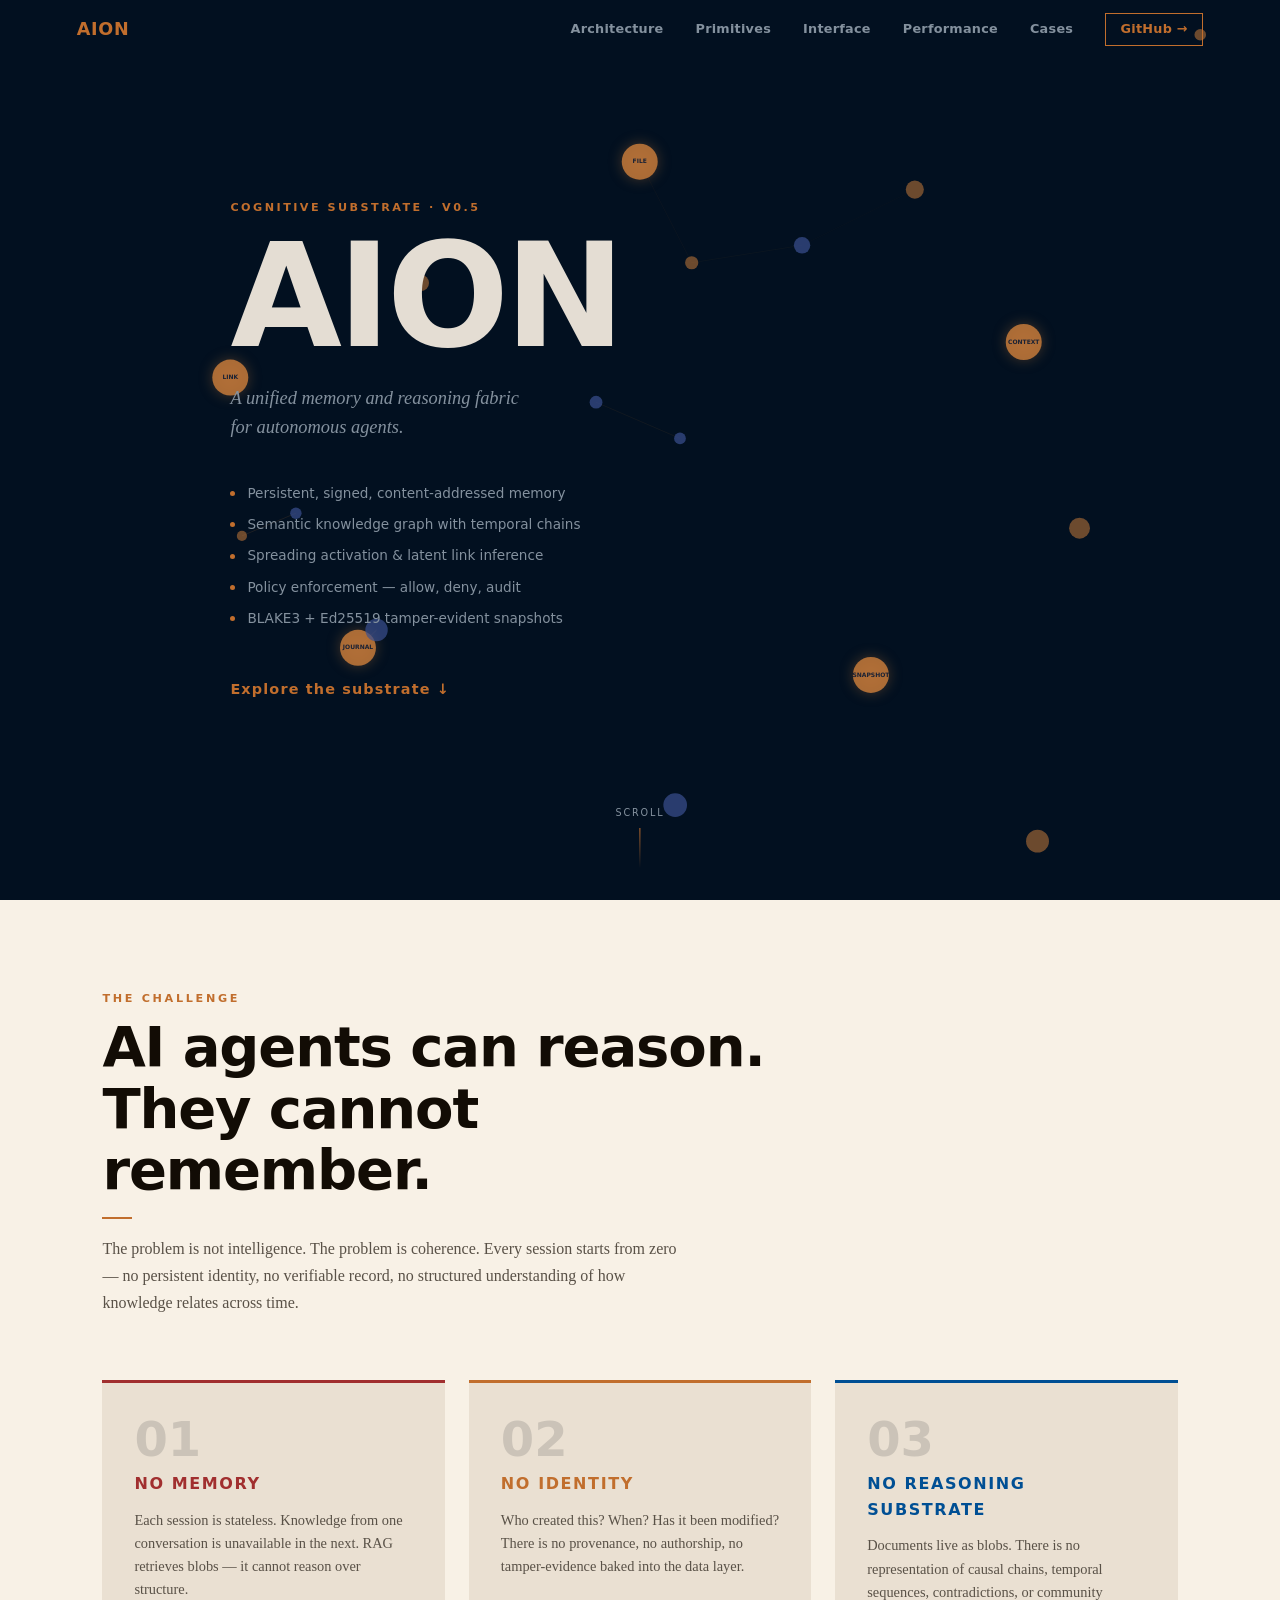
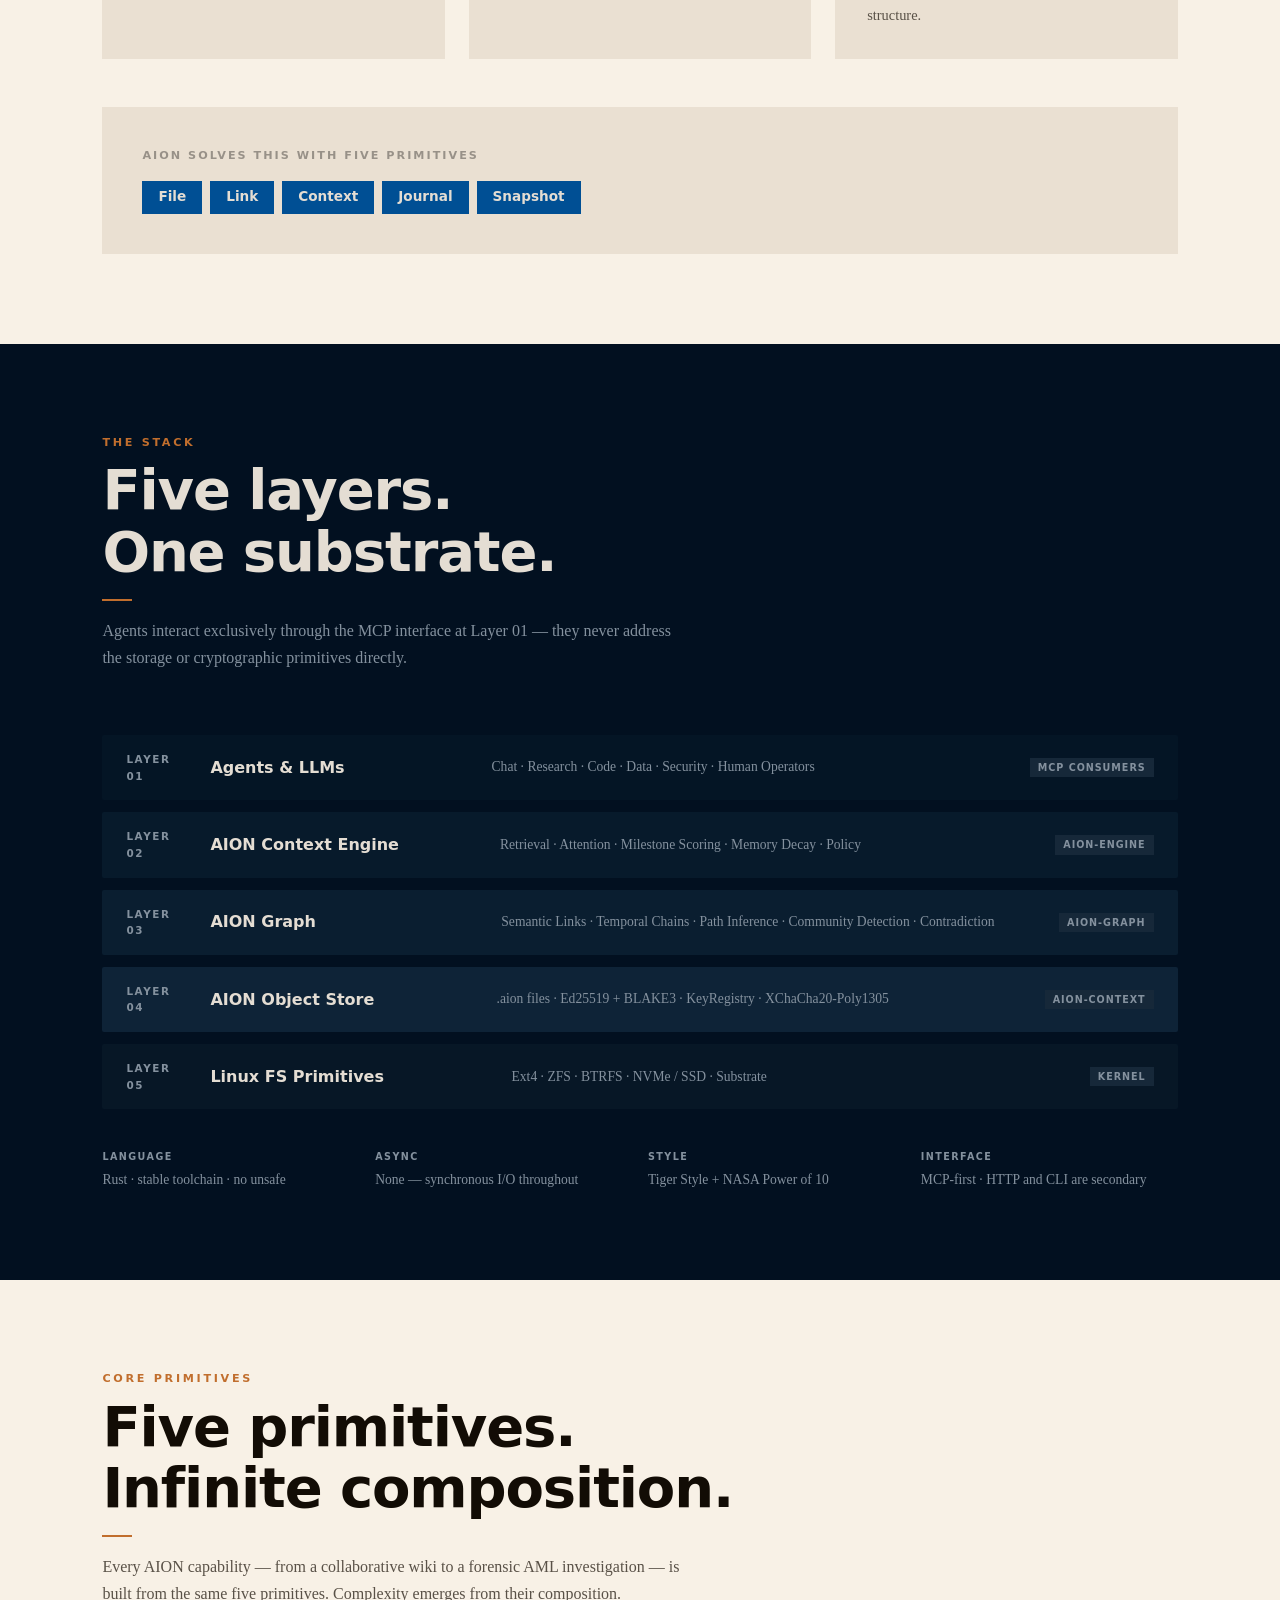
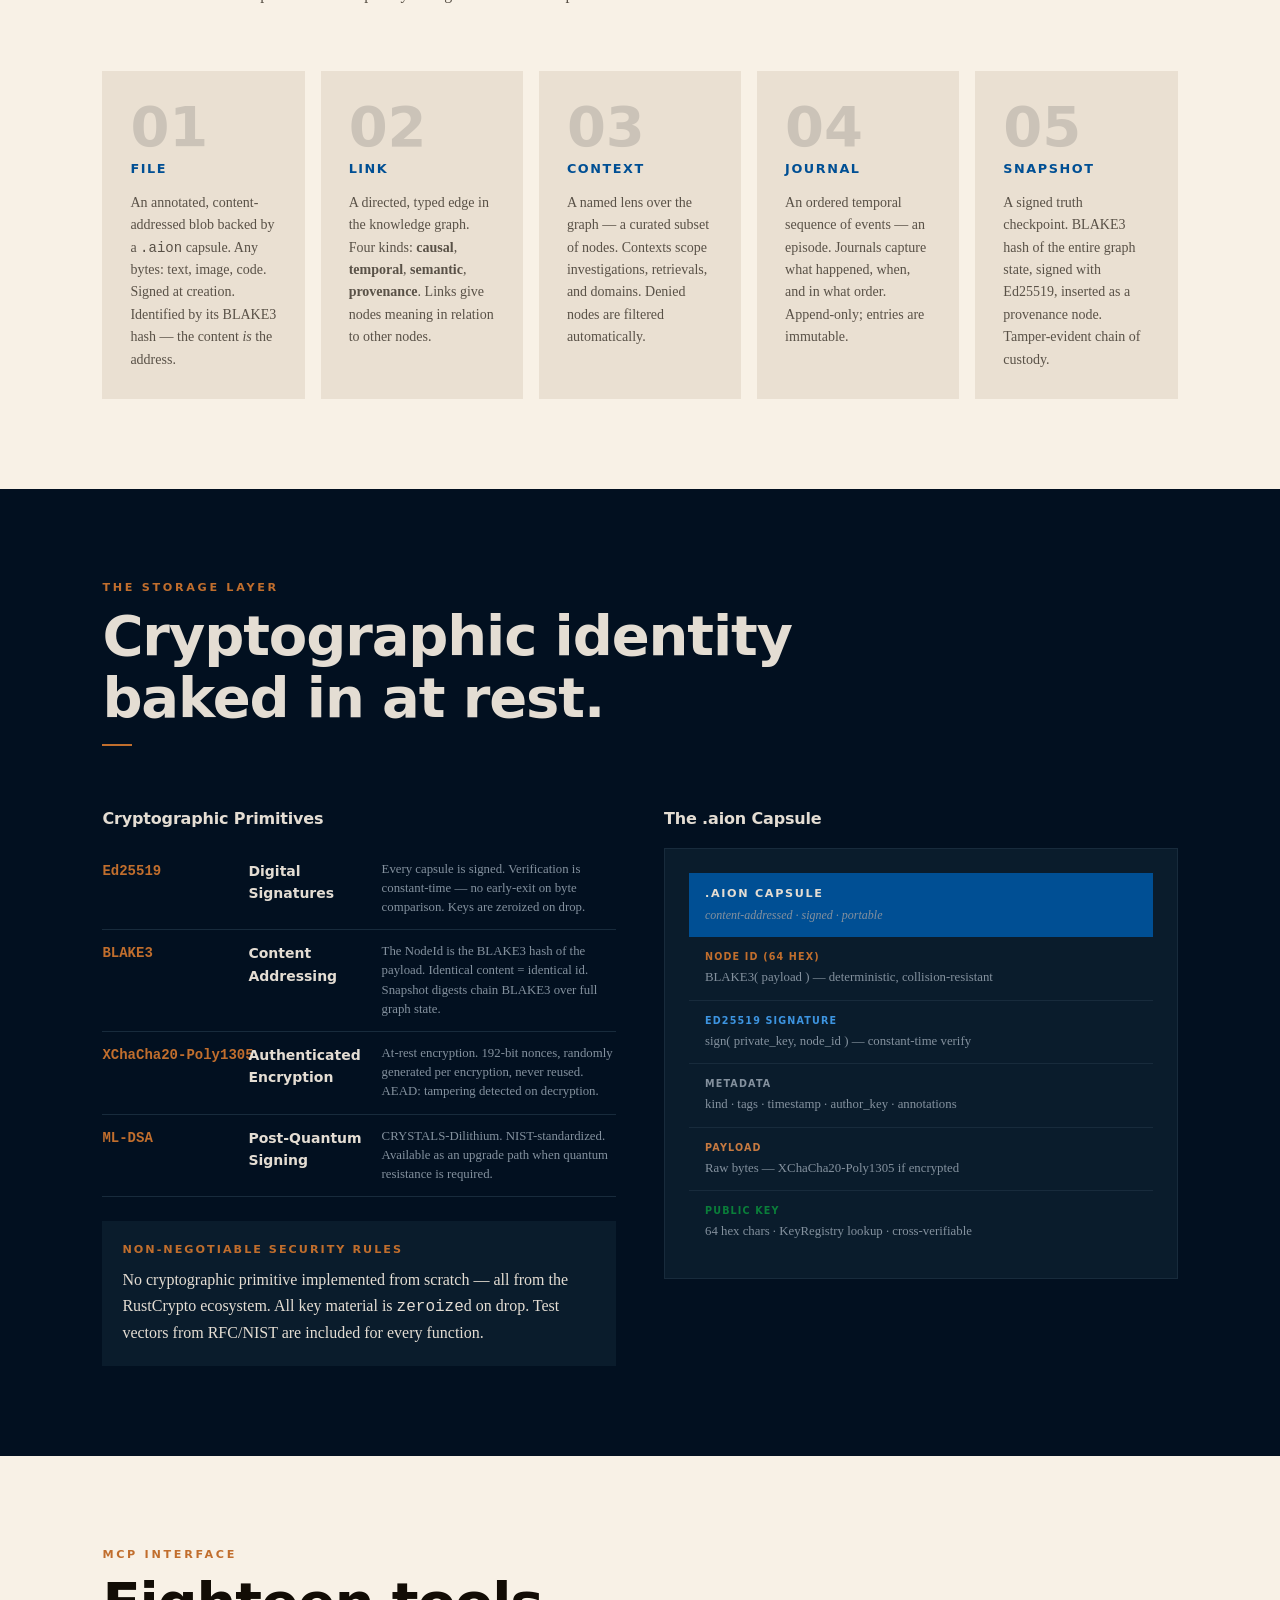
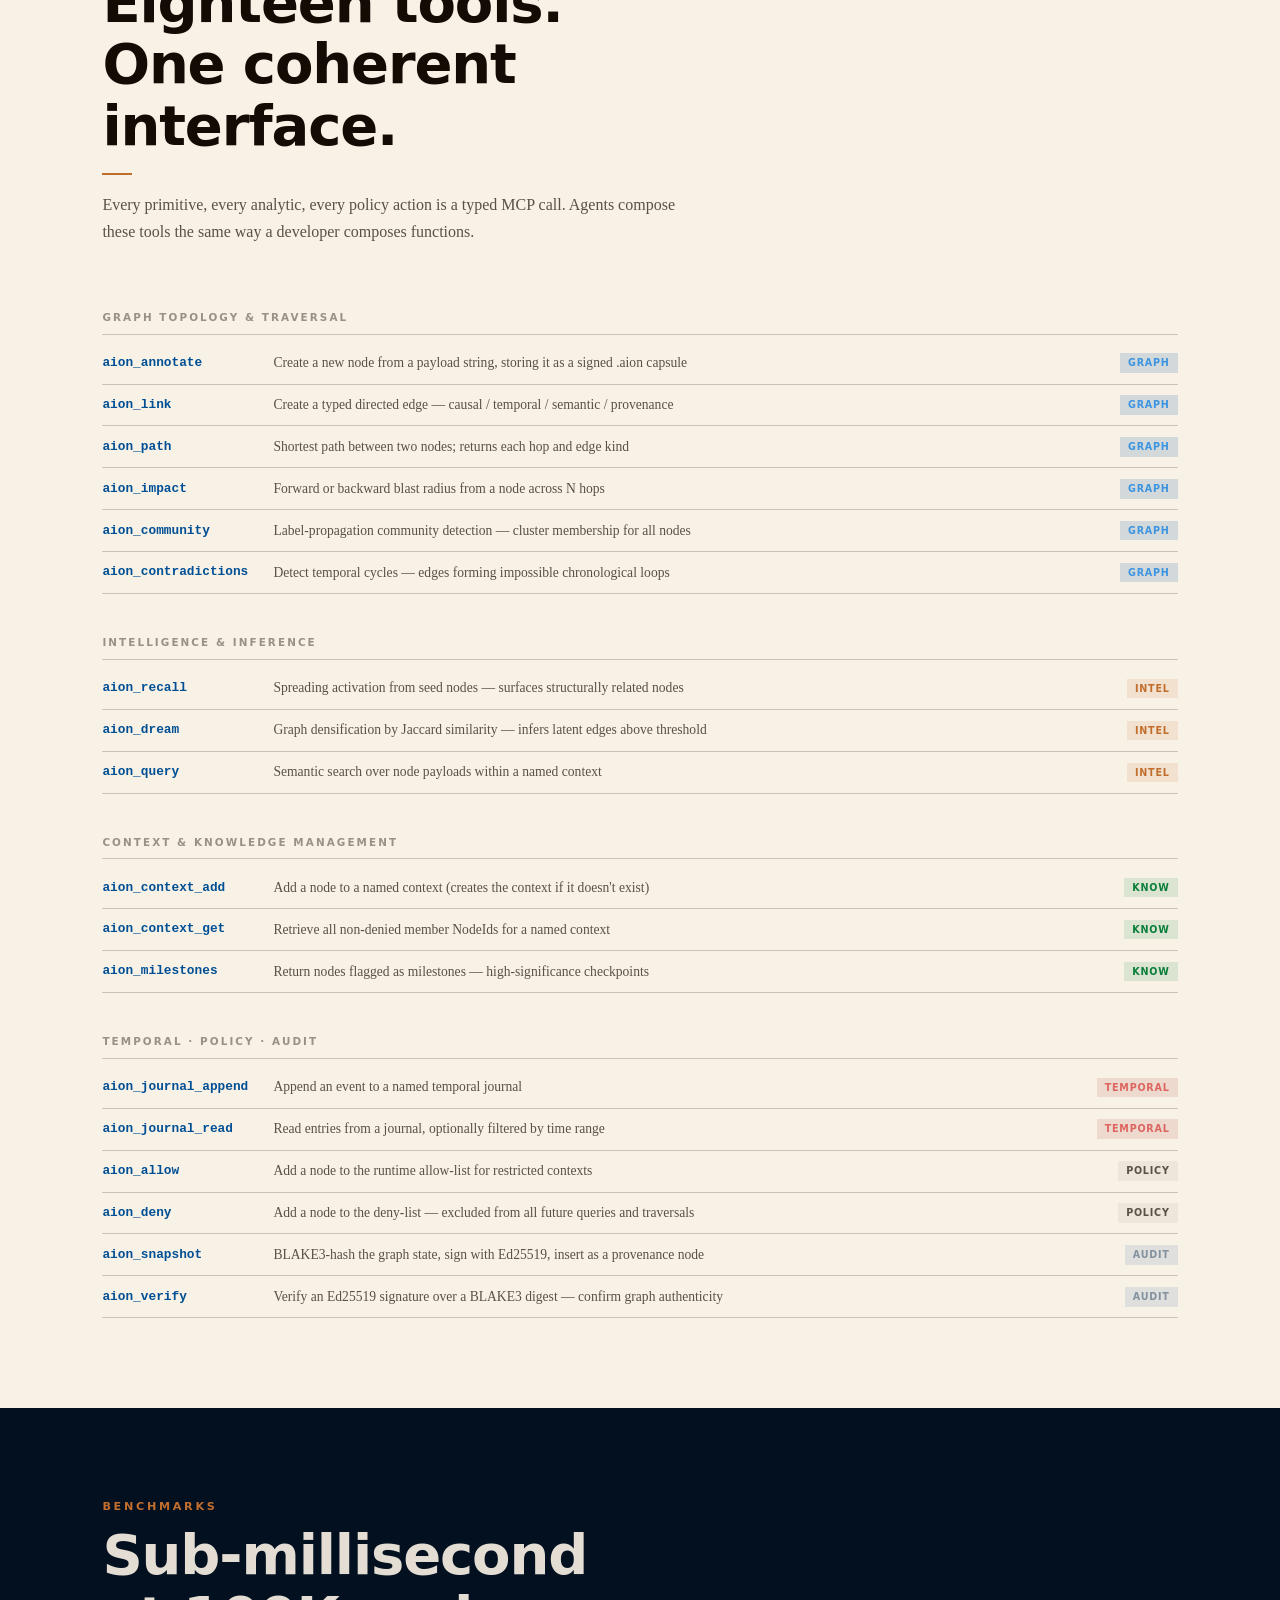
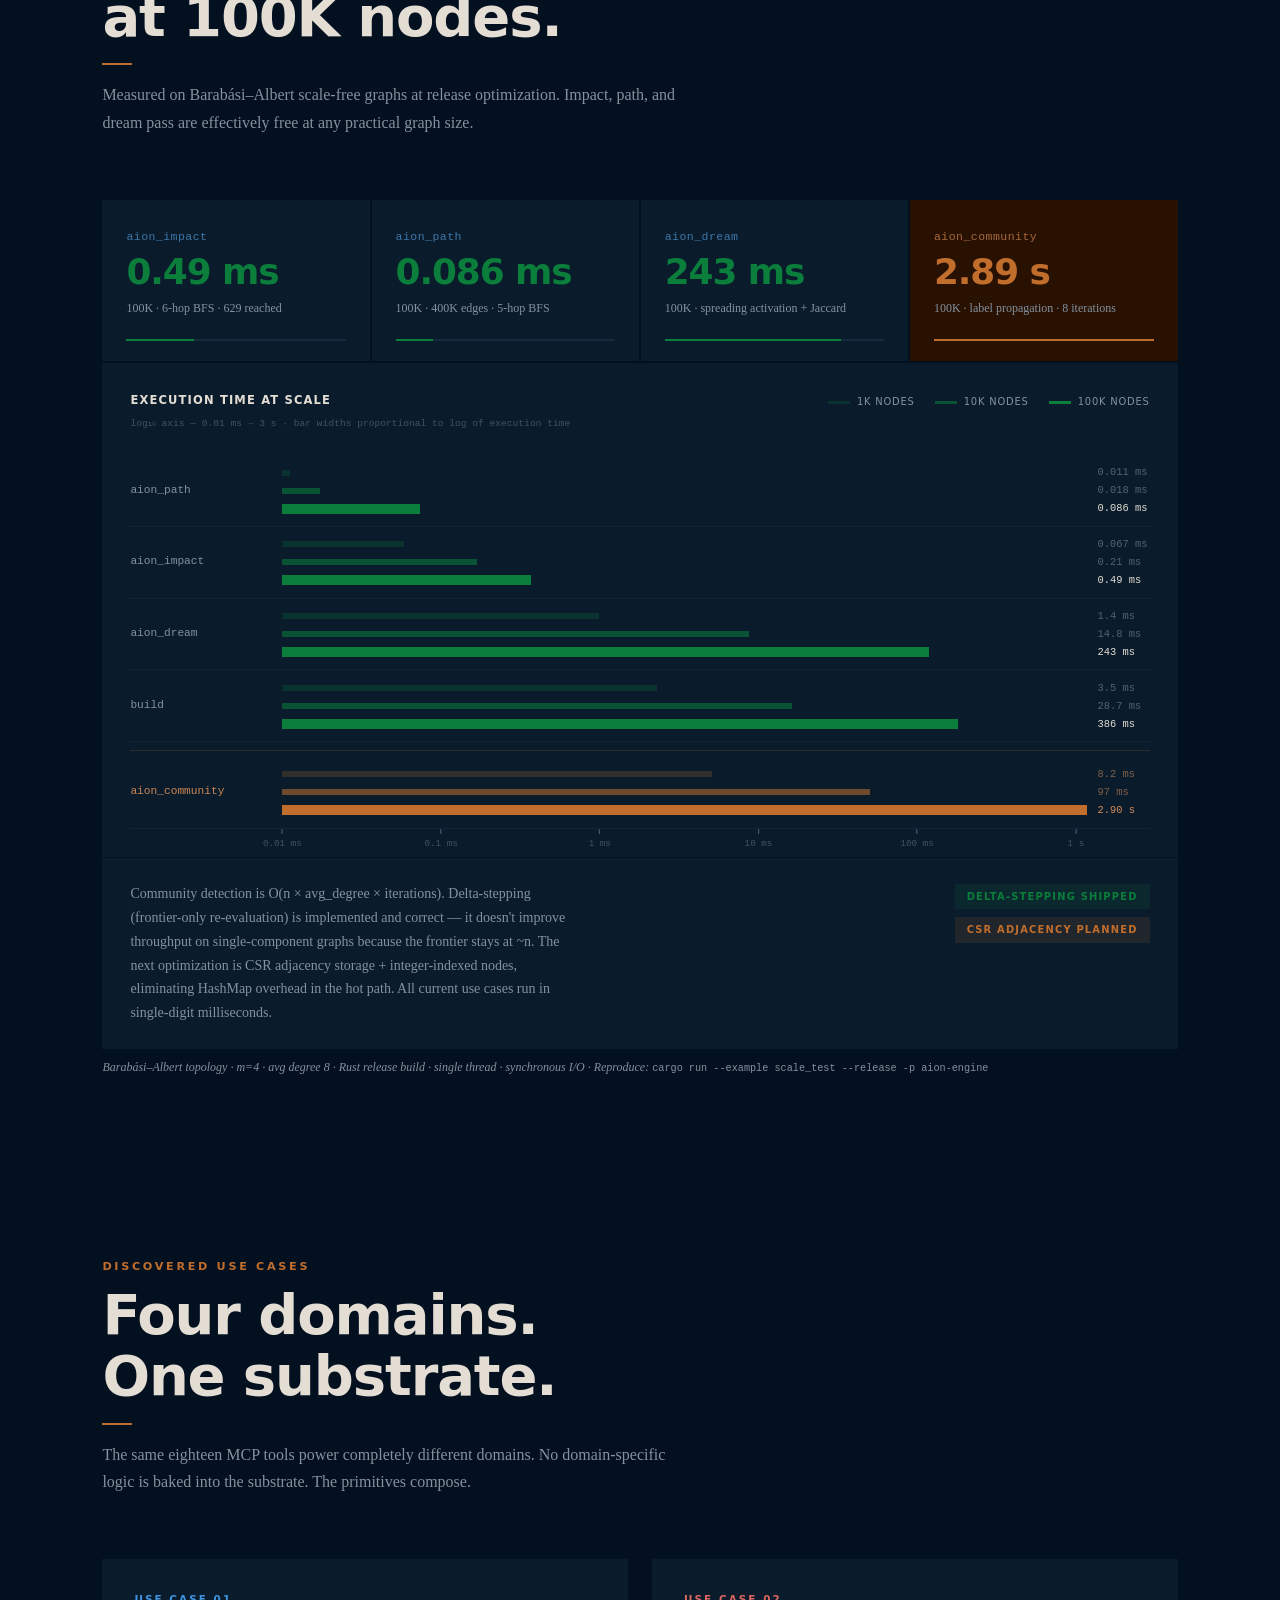
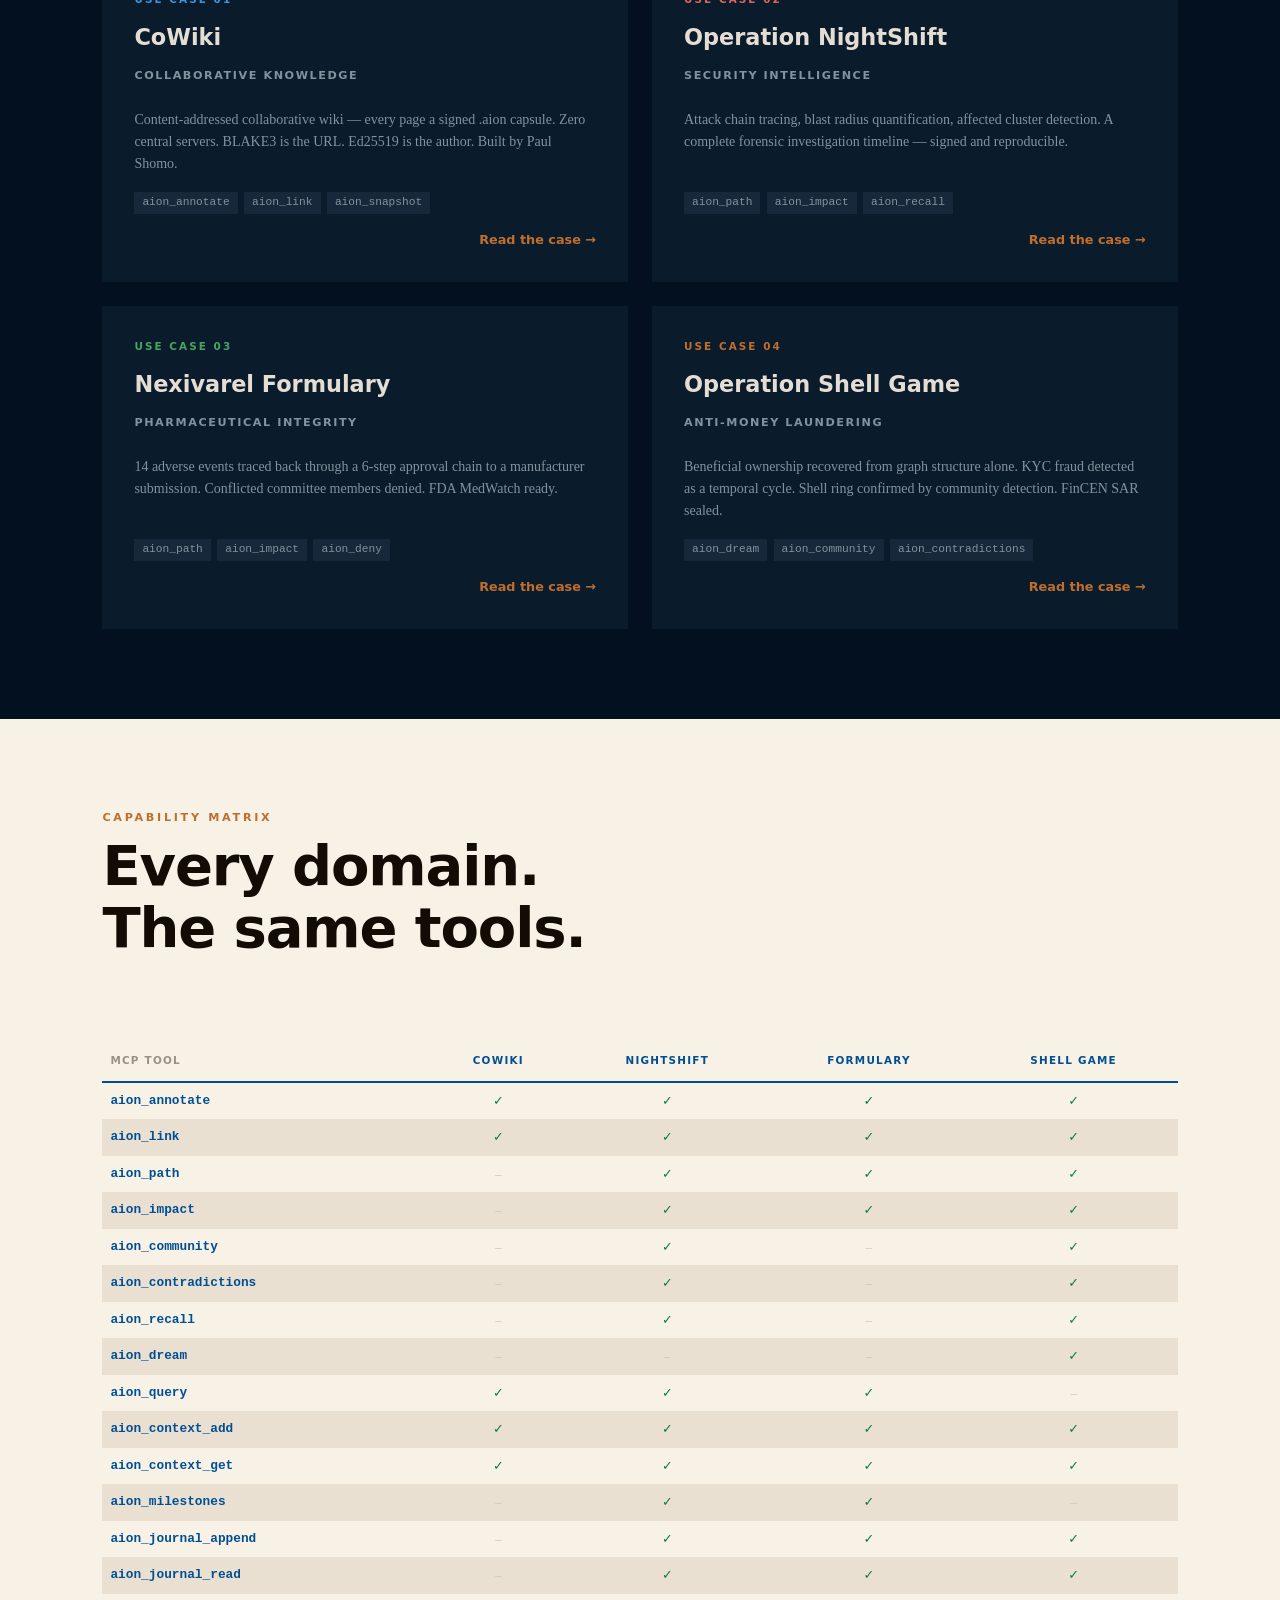
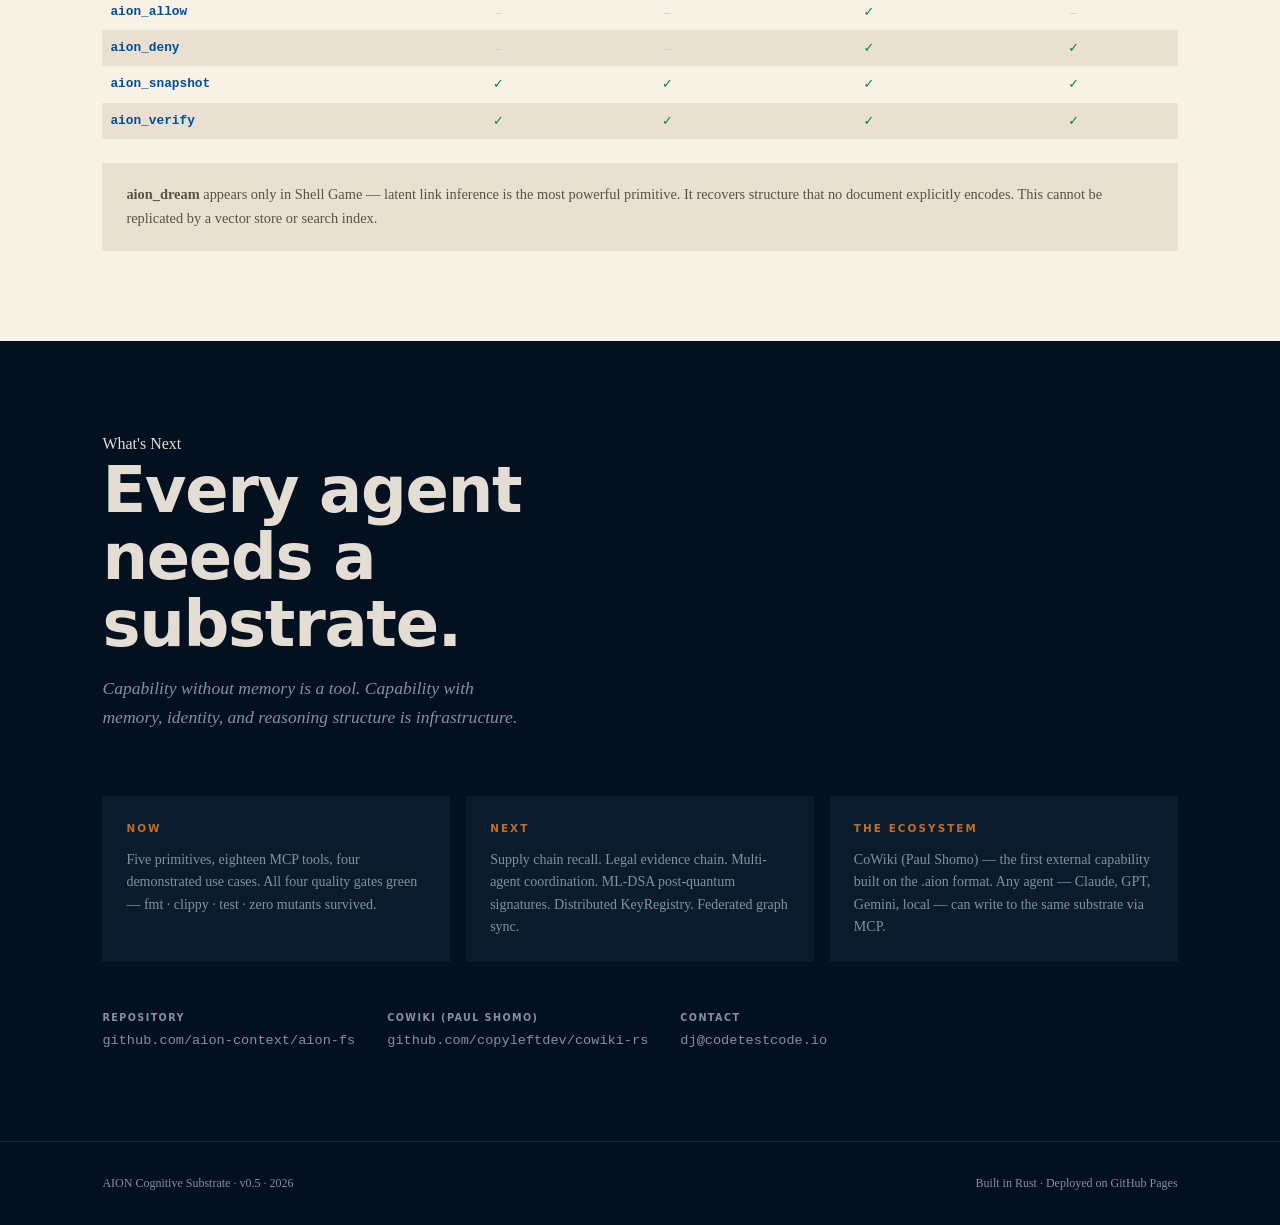
<file: index.html>
<!DOCTYPE html>
<html lang="en">
<head>
  <meta charset="UTF-8">
  <meta name="viewport" content="width=device-width, initial-scale=1.0">
  <meta name="description" content="AION — A unified memory and reasoning fabric for autonomous agents.">
  <title>AION — Cognitive Substrate for Autonomous Agents</title>
  <link rel="stylesheet" href="css/main.css">
</head>
<body>
  <!-- NAV -->
  <nav class="nav">
    <a class="nav-logo" href="#">AION</a>
    <button class="nav-toggle" aria-label="Menu">
      <span></span><span></span><span></span>
    </button>
    <div class="nav-links">
      <a href="#architecture">Architecture</a>
      <a href="#primitives">Primitives</a>
      <a href="#interface">Interface</a>
      <a href="#performance">Performance</a>
      <a href="#cases">Cases</a>
      <a href="https://github.com/aion-context/aion-fs" class="nav-cta" target="_blank" rel="noopener">GitHub →</a>
    </div>
  </nav>

  <!-- HERO -->
  <section id="hero">
    <canvas id="hero-canvas"></canvas>
    <div class="hero-content">
      <span class="hero-eye">Cognitive Substrate · v0.5</span>
      <h1 class="hero-title">AION</h1>
      <p class="hero-tagline">A unified memory and reasoning fabric<br>for autonomous agents.</p>
      <ul class="hero-pills">
        <li class="hero-pill"><span class="pill-dot"></span><span class="pill-text">Persistent, signed, content-addressed memory</span></li>
        <li class="hero-pill"><span class="pill-dot"></span><span class="pill-text">Semantic knowledge graph with temporal chains</span></li>
        <li class="hero-pill"><span class="pill-dot"></span><span class="pill-text">Spreading activation &amp; latent link inference</span></li>
        <li class="hero-pill"><span class="pill-dot"></span><span class="pill-text">Policy enforcement — allow, deny, audit</span></li>
        <li class="hero-pill"><span class="pill-dot"></span><span class="pill-text">BLAKE3 + Ed25519 tamper-evident snapshots</span></li>
      </ul>
      <a class="hero-cta-link" href="#problem">Explore the substrate ↓</a>
    </div>
    <div class="hero-scroll">
      <span>scroll</span>
      <div class="scroll-line"></div>
    </div>
  </section>

  <!-- PROBLEM -->
  <section id="problem">
    <div class="sec-head">
      <p class="eye" data-anim data-delay="0">The Challenge</p>
      <h2 class="sec-title" data-anim data-delay="1">AI agents can reason.<br>They cannot remember.</h2>
      <div class="sec-rule" data-anim data-delay="2"></div>
      <p class="sec-intro" data-anim data-delay="3">The problem is not intelligence. The problem is coherence. Every session starts from zero — no persistent identity, no verifiable record, no structured understanding of how knowledge relates across time.</p>
    </div>
    <div class="problem-cards">
      <div class="problem-card problem-card--memory" data-anim="scale" data-delay="1">
        <div class="card-num">01</div>
        <div class="card-name">No Memory</div>
        <p class="card-body">Each session is stateless. Knowledge from one conversation is unavailable in the next. RAG retrieves blobs — it cannot reason over structure.</p>
      </div>
      <div class="problem-card problem-card--identity" data-anim="scale" data-delay="2">
        <div class="card-num">02</div>
        <div class="card-name">No Identity</div>
        <p class="card-body">Who created this? When? Has it been modified? There is no provenance, no authorship, no tamper-evidence baked into the data layer.</p>
      </div>
      <div class="problem-card problem-card--reasoning" data-anim="scale" data-delay="3">
        <div class="card-num">03</div>
        <div class="card-name">No Reasoning Substrate</div>
        <p class="card-body">Documents live as blobs. There is no representation of causal chains, temporal sequences, contradictions, or community structure.</p>
      </div>
    </div>
    <div class="answer-block" data-anim data-delay="2">
      <p class="answer-label">AION solves this with five primitives</p>
      <div class="answer-pills">
        <span class="answer-pill">File</span>
        <span class="answer-pill">Link</span>
        <span class="answer-pill">Context</span>
        <span class="answer-pill">Journal</span>
        <span class="answer-pill">Snapshot</span>
      </div>
    </div>
  </section>

  <!-- ARCHITECTURE -->
  <section id="architecture" class="dark">
    <div class="sec-head">
      <p class="eye" data-anim>The Stack</p>
      <h2 class="sec-title" data-anim data-delay="1">Five layers.<br>One substrate.</h2>
      <div class="sec-rule" data-anim data-delay="2"></div>
      <p class="sec-intro" data-anim data-delay="3">Agents interact exclusively through the MCP interface at Layer 01 — they never address the storage or cryptographic primitives directly.</p>
    </div>
    <div class="arch-layers">
      <div class="arch-layer l1" data-anim="slide-left" data-delay="1">
        <span class="layer-num">Layer 01</span>
        <span class="layer-name">Agents &amp; LLMs</span>
        <span class="layer-detail">Chat · Research · Code · Data · Security · Human Operators</span>
        <span class="layer-badge">MCP Consumers</span>
      </div>
      <div class="arch-layer l2" data-anim="slide-left" data-delay="2">
        <span class="layer-num">Layer 02</span>
        <span class="layer-name">AION Context Engine</span>
        <span class="layer-detail">Retrieval · Attention · Milestone Scoring · Memory Decay · Policy</span>
        <span class="layer-badge">aion-engine</span>
      </div>
      <div class="arch-layer l3" data-anim="slide-left" data-delay="3">
        <span class="layer-num">Layer 03</span>
        <span class="layer-name">AION Graph</span>
        <span class="layer-detail">Semantic Links · Temporal Chains · Path Inference · Community Detection · Contradiction</span>
        <span class="layer-badge">aion-graph</span>
      </div>
      <div class="arch-layer l4" data-anim="slide-left" data-delay="4">
        <span class="layer-num">Layer 04</span>
        <span class="layer-name">AION Object Store</span>
        <span class="layer-detail">.aion files · Ed25519 + BLAKE3 · KeyRegistry · XChaCha20-Poly1305</span>
        <span class="layer-badge">aion-context</span>
      </div>
      <div class="arch-layer l5" data-anim="slide-left" data-delay="5">
        <span class="layer-num">Layer 05</span>
        <span class="layer-name">Linux FS Primitives</span>
        <span class="layer-detail">Ext4 · ZFS · BTRFS · NVMe / SSD · Substrate</span>
        <span class="layer-badge">kernel</span>
      </div>
    </div>
    <div class="arch-footer" data-anim data-delay="3">
      <div class="arch-mandate"><span class="mandate-label">Language</span><span class="mandate-val">Rust · stable toolchain · no unsafe</span></div>
      <div class="arch-mandate"><span class="mandate-label">Async</span><span class="mandate-val">None — synchronous I/O throughout</span></div>
      <div class="arch-mandate"><span class="mandate-label">Style</span><span class="mandate-val">Tiger Style + NASA Power of 10</span></div>
      <div class="arch-mandate"><span class="mandate-label">Interface</span><span class="mandate-val">MCP-first · HTTP and CLI are secondary</span></div>
    </div>
  </section>

  <!-- PRIMITIVES -->
  <section id="primitives">
    <div class="sec-head">
      <p class="eye" data-anim>Core Primitives</p>
      <h2 class="sec-title" data-anim data-delay="1">Five primitives.<br>Infinite composition.</h2>
      <div class="sec-rule" data-anim data-delay="2"></div>
      <p class="sec-intro" data-anim data-delay="3">Every AION capability — from a collaborative wiki to a forensic AML investigation — is built from the same five primitives. Complexity emerges from their composition.</p>
    </div>
    <div class="prim-grid">
      <div class="prim-card" data-anim="scale" data-delay="1">
        <div class="prim-n">01</div>
        <div class="prim-name">File</div>
        <p class="prim-def">An annotated, content-addressed blob backed by a <code>.aion</code> capsule. Any bytes: text, image, code. Signed at creation. Identified by its BLAKE3 hash — the content <em>is</em> the address.</p>
      </div>
      <div class="prim-card" data-anim="scale" data-delay="2">
        <div class="prim-n">02</div>
        <div class="prim-name">Link</div>
        <p class="prim-def">A directed, typed edge in the knowledge graph. Four kinds: <strong>causal</strong>, <strong>temporal</strong>, <strong>semantic</strong>, <strong>provenance</strong>. Links give nodes meaning in relation to other nodes.</p>
      </div>
      <div class="prim-card" data-anim="scale" data-delay="3">
        <div class="prim-n">03</div>
        <div class="prim-name">Context</div>
        <p class="prim-def">A named lens over the graph — a curated subset of nodes. Contexts scope investigations, retrievals, and domains. Denied nodes are filtered automatically.</p>
      </div>
      <div class="prim-card" data-anim="scale" data-delay="4">
        <div class="prim-n">04</div>
        <div class="prim-name">Journal</div>
        <p class="prim-def">An ordered temporal sequence of events — an episode. Journals capture what happened, when, and in what order. Append-only; entries are immutable.</p>
      </div>
      <div class="prim-card" data-anim="scale" data-delay="5">
        <div class="prim-n">05</div>
        <div class="prim-name">Snapshot</div>
        <p class="prim-def">A signed truth checkpoint. BLAKE3 hash of the entire graph state, signed with Ed25519, inserted as a provenance node. Tamper-evident chain of custody.</p>
      </div>
    </div>
  </section>

  <!-- FORMAT -->
  <section id="format" class="dark">
    <div class="sec-head">
      <p class="eye" data-anim>The Storage Layer</p>
      <h2 class="sec-title" data-anim data-delay="1">Cryptographic identity<br>baked in at rest.</h2>
      <div class="sec-rule" data-anim data-delay="2"></div>
    </div>
    <div class="format-grid">
      <div class="crypto-side" data-anim data-delay="1">
        <h3 class="subsec-title">Cryptographic Primitives</h3>
        <div class="crypto-rows">
          <div class="crypto-row">
            <span class="crypto-algo">Ed25519</span>
            <span class="crypto-role">Digital Signatures</span>
            <span class="crypto-why">Every capsule is signed. Verification is constant-time — no early-exit on byte comparison. Keys are zeroized on drop.</span>
          </div>
          <div class="crypto-row">
            <span class="crypto-algo">BLAKE3</span>
            <span class="crypto-role">Content Addressing</span>
            <span class="crypto-why">The NodeId is the BLAKE3 hash of the payload. Identical content = identical id. Snapshot digests chain BLAKE3 over full graph state.</span>
          </div>
          <div class="crypto-row">
            <span class="crypto-algo">XChaCha20‑Poly1305</span>
            <span class="crypto-role">Authenticated Encryption</span>
            <span class="crypto-why">At-rest encryption. 192-bit nonces, randomly generated per encryption, never reused. AEAD: tampering detected on decryption.</span>
          </div>
          <div class="crypto-row">
            <span class="crypto-algo">ML-DSA</span>
            <span class="crypto-role">Post-Quantum Signing</span>
            <span class="crypto-why">CRYSTALS-Dilithium. NIST-standardized. Available as an upgrade path when quantum resistance is required.</span>
          </div>
        </div>
        <div class="crypto-rules" data-anim data-delay="3">
          <p class="rules-head">Non-negotiable security rules</p>
          <p>No cryptographic primitive implemented from scratch — all from the RustCrypto ecosystem. All key material is <code>zeroize</code>d on drop. Test vectors from RFC/NIST are included for every function.</p>
        </div>
      </div>
      <div class="capsule-side" data-anim data-delay="2">
        <h3 class="subsec-title">The .aion Capsule</h3>
        <div class="capsule">
          <div class="cap-header">
            <span class="cap-name">.aion CAPSULE</span>
            <span class="cap-sub">content-addressed · signed · portable</span>
          </div>
          <div class="cap-field cf-id"><span class="cf-label">NODE ID (64 hex)</span><span class="cf-desc">BLAKE3( payload ) — deterministic, collision-resistant</span></div>
          <div class="cap-field cf-sig"><span class="cf-label">ED25519 SIGNATURE</span><span class="cf-desc">sign( private_key, node_id ) — constant-time verify</span></div>
          <div class="cap-field cf-meta"><span class="cf-label">METADATA</span><span class="cf-desc">kind · tags · timestamp · author_key · annotations</span></div>
          <div class="cap-field cf-pay"><span class="cf-label">PAYLOAD</span><span class="cf-desc">Raw bytes — XChaCha20-Poly1305 if encrypted</span></div>
          <div class="cap-field cf-pub"><span class="cf-label">PUBLIC KEY</span><span class="cf-desc">64 hex chars · KeyRegistry lookup · cross-verifiable</span></div>
        </div>
      </div>
    </div>
  </section>

  <!-- INTERFACE -->
  <section id="interface">
    <div class="sec-head">
      <p class="eye" data-anim>MCP Interface</p>
      <h2 class="sec-title" data-anim data-delay="1">Eighteen tools.<br>One coherent interface.</h2>
      <div class="sec-rule" data-anim data-delay="2"></div>
      <p class="sec-intro" data-anim data-delay="3">Every primitive, every analytic, every policy action is a typed MCP call. Agents compose these tools the same way a developer composes functions.</p>
    </div>
    <div class="tool-cats">
      <div data-anim data-delay="1">
        <div class="cat-head">Graph Topology &amp; Traversal</div>
        <div class="tool-row"><span class="tool-name">aion_annotate</span><span class="tool-desc">Create a new node from a payload string, storing it as a signed .aion capsule</span><span class="tool-tag tt-graph">Graph</span></div>
        <div class="tool-row"><span class="tool-name">aion_link</span><span class="tool-desc">Create a typed directed edge — causal / temporal / semantic / provenance</span><span class="tool-tag tt-graph">Graph</span></div>
        <div class="tool-row"><span class="tool-name">aion_path</span><span class="tool-desc">Shortest path between two nodes; returns each hop and edge kind</span><span class="tool-tag tt-graph">Graph</span></div>
        <div class="tool-row"><span class="tool-name">aion_impact</span><span class="tool-desc">Forward or backward blast radius from a node across N hops</span><span class="tool-tag tt-graph">Graph</span></div>
        <div class="tool-row"><span class="tool-name">aion_community</span><span class="tool-desc">Label-propagation community detection — cluster membership for all nodes</span><span class="tool-tag tt-graph">Graph</span></div>
        <div class="tool-row"><span class="tool-name">aion_contradictions</span><span class="tool-desc">Detect temporal cycles — edges forming impossible chronological loops</span><span class="tool-tag tt-graph">Graph</span></div>
      </div>
      <div data-anim data-delay="2">
        <div class="cat-head">Intelligence &amp; Inference</div>
        <div class="tool-row"><span class="tool-name">aion_recall</span><span class="tool-desc">Spreading activation from seed nodes — surfaces structurally related nodes</span><span class="tool-tag tt-intel">Intel</span></div>
        <div class="tool-row"><span class="tool-name">aion_dream</span><span class="tool-desc">Graph densification by Jaccard similarity — infers latent edges above threshold</span><span class="tool-tag tt-intel">Intel</span></div>
        <div class="tool-row"><span class="tool-name">aion_query</span><span class="tool-desc">Semantic search over node payloads within a named context</span><span class="tool-tag tt-intel">Intel</span></div>
      </div>
      <div data-anim data-delay="3">
        <div class="cat-head">Context &amp; Knowledge Management</div>
        <div class="tool-row"><span class="tool-name">aion_context_add</span><span class="tool-desc">Add a node to a named context (creates the context if it doesn't exist)</span><span class="tool-tag tt-know">Know</span></div>
        <div class="tool-row"><span class="tool-name">aion_context_get</span><span class="tool-desc">Retrieve all non-denied member NodeIds for a named context</span><span class="tool-tag tt-know">Know</span></div>
        <div class="tool-row"><span class="tool-name">aion_milestones</span><span class="tool-desc">Return nodes flagged as milestones — high-significance checkpoints</span><span class="tool-tag tt-know">Know</span></div>
      </div>
      <div data-anim data-delay="4">
        <div class="cat-head">Temporal · Policy · Audit</div>
        <div class="tool-row"><span class="tool-name">aion_journal_append</span><span class="tool-desc">Append an event to a named temporal journal</span><span class="tool-tag tt-time">Temporal</span></div>
        <div class="tool-row"><span class="tool-name">aion_journal_read</span><span class="tool-desc">Read entries from a journal, optionally filtered by time range</span><span class="tool-tag tt-time">Temporal</span></div>
        <div class="tool-row"><span class="tool-name">aion_allow</span><span class="tool-desc">Add a node to the runtime allow-list for restricted contexts</span><span class="tool-tag tt-pol">Policy</span></div>
        <div class="tool-row"><span class="tool-name">aion_deny</span><span class="tool-desc">Add a node to the deny-list — excluded from all future queries and traversals</span><span class="tool-tag tt-pol">Policy</span></div>
        <div class="tool-row"><span class="tool-name">aion_snapshot</span><span class="tool-desc">BLAKE3-hash the graph state, sign with Ed25519, insert as a provenance node</span><span class="tool-tag tt-audit">Audit</span></div>
        <div class="tool-row"><span class="tool-name">aion_verify</span><span class="tool-desc">Verify an Ed25519 signature over a BLAKE3 digest — confirm graph authenticity</span><span class="tool-tag tt-audit">Audit</span></div>
      </div>
    </div>
  </section>

  <!-- PERFORMANCE -->
  <section id="performance" class="dark">
    <div class="sec-head">
      <p class="eye" data-anim>Benchmarks</p>
      <h2 class="sec-title" data-anim data-delay="1">Sub-millisecond<br>at 100K nodes.</h2>
      <div class="sec-rule" data-anim data-delay="2"></div>
      <p class="sec-intro" data-anim data-delay="3">Measured on Barabási–Albert scale-free graphs at release optimization. Impact, path, and dream pass are effectively free at any practical graph size.</p>
    </div>

    <!-- 4 headline metric tiles with count-up + relative scale bar -->
    <div class="perf-metrics" data-anim data-delay="1">
      <div class="perf-metric">
        <span class="pm-algo">aion_impact</span>
        <span class="pm-num pm-green" data-perf="0.49" data-perf-decimals="2" data-perf-suffix=" ms">0.49 ms</span>
        <span class="pm-ctx">100K · 6-hop BFS · 629 reached</span>
        <div class="pm-track"><div class="pm-fill pm-fill-green" style="--target-w: 30.9%"></div></div>
      </div>
      <div class="perf-metric">
        <span class="pm-algo">aion_path</span>
        <span class="pm-num pm-green" data-perf="0.086" data-perf-decimals="3" data-perf-suffix=" ms">0.086 ms</span>
        <span class="pm-ctx">100K · 400K edges · 5-hop BFS</span>
        <div class="pm-track"><div class="pm-fill pm-fill-green" style="--target-w: 17.1%"></div></div>
      </div>
      <div class="perf-metric">
        <span class="pm-algo">aion_dream</span>
        <span class="pm-num pm-green" data-perf="243" data-perf-decimals="0" data-perf-suffix=" ms">243 ms</span>
        <span class="pm-ctx">100K · spreading activation + Jaccard</span>
        <div class="pm-track"><div class="pm-fill pm-fill-green" style="--target-w: 80.3%"></div></div>
      </div>
      <div class="perf-metric perf-metric-warn">
        <span class="pm-algo pm-algo-warn">aion_community</span>
        <span class="pm-num pm-copper" data-perf="2.90" data-perf-decimals="2" data-perf-suffix=" s">2.90 s</span>
        <span class="pm-ctx">100K · label propagation · 8 iterations</span>
        <div class="pm-track"><div class="pm-fill pm-fill-copper" style="--target-w: 100%"></div></div>
      </div>
    </div>

    <!-- Animated log-scale bar chart -->
    <div class="perf-chart" id="perf-chart" data-anim data-delay="2">
      <div class="perf-chart-header">
        <span class="perf-chart-title">Execution time at scale</span>
        <div class="perf-chart-legend">
          <span class="pcl-item"><span class="pcl-swatch pcl-swatch-1k"></span>1K nodes</span>
          <span class="pcl-item"><span class="pcl-swatch pcl-swatch-10k"></span>10K nodes</span>
          <span class="pcl-item"><span class="pcl-swatch pcl-swatch-100k-green"></span>100K nodes</span>
        </div>
      </div>
      <div class="perf-chart-scale-note">log₁₀ axis — 0.01 ms → 3 s · bar widths proportional to log of execution time</div>

      <div class="perf-chart-body">
        <!-- aion_path — fastest -->
        <div class="pcg">
          <div class="pcg-name">aion_path</div>
          <div class="pcg-bars">
            <div class="pcg-row">
              <div class="pcg-track"><div class="pcg-bar pcg-fast-1k" style="--w: 1%"    data-bar-delay="0"></div></div>
              <span class="pcg-val">0.011 ms</span>
            </div>
            <div class="pcg-row">
              <div class="pcg-track"><div class="pcg-bar pcg-fast-10k" style="--w: 4.7%"  data-bar-delay="0"></div></div>
              <span class="pcg-val">0.018 ms</span>
            </div>
            <div class="pcg-row pcg-row-accent">
              <div class="pcg-track"><div class="pcg-bar pcg-fast-100k" style="--w: 17.1%" data-bar-delay="0"></div></div>
              <span class="pcg-val pcg-val-accent">0.086 ms</span>
            </div>
          </div>
        </div>

        <!-- aion_impact -->
        <div class="pcg">
          <div class="pcg-name">aion_impact</div>
          <div class="pcg-bars">
            <div class="pcg-row">
              <div class="pcg-track"><div class="pcg-bar pcg-fast-1k" style="--w: 15.1%" data-bar-delay="1"></div></div>
              <span class="pcg-val">0.067 ms</span>
            </div>
            <div class="pcg-row">
              <div class="pcg-track"><div class="pcg-bar pcg-fast-10k" style="--w: 24.2%" data-bar-delay="1"></div></div>
              <span class="pcg-val">0.21 ms</span>
            </div>
            <div class="pcg-row pcg-row-accent">
              <div class="pcg-track"><div class="pcg-bar pcg-fast-100k" style="--w: 30.9%" data-bar-delay="1"></div></div>
              <span class="pcg-val pcg-val-accent">0.49 ms</span>
            </div>
          </div>
        </div>

        <!-- aion_dream -->
        <div class="pcg">
          <div class="pcg-name">aion_dream</div>
          <div class="pcg-bars">
            <div class="pcg-row">
              <div class="pcg-track"><div class="pcg-bar pcg-fast-1k" style="--w: 39.3%" data-bar-delay="2"></div></div>
              <span class="pcg-val">1.4 ms</span>
            </div>
            <div class="pcg-row">
              <div class="pcg-track"><div class="pcg-bar pcg-fast-10k" style="--w: 58.0%" data-bar-delay="2"></div></div>
              <span class="pcg-val">14.8 ms</span>
            </div>
            <div class="pcg-row pcg-row-accent">
              <div class="pcg-track"><div class="pcg-bar pcg-fast-100k" style="--w: 80.3%" data-bar-delay="2"></div></div>
              <span class="pcg-val pcg-val-accent">243 ms</span>
            </div>
          </div>
        </div>

        <!-- graph build -->
        <div class="pcg">
          <div class="pcg-name">build</div>
          <div class="pcg-bars">
            <div class="pcg-row">
              <div class="pcg-track"><div class="pcg-bar pcg-fast-1k" style="--w: 46.6%" data-bar-delay="3"></div></div>
              <span class="pcg-val">3.5 ms</span>
            </div>
            <div class="pcg-row">
              <div class="pcg-track"><div class="pcg-bar pcg-fast-10k" style="--w: 63.3%" data-bar-delay="3"></div></div>
              <span class="pcg-val">28.7 ms</span>
            </div>
            <div class="pcg-row pcg-row-accent">
              <div class="pcg-track"><div class="pcg-bar pcg-fast-100k" style="--w: 84.0%" data-bar-delay="3"></div></div>
              <span class="pcg-val pcg-val-accent">386 ms</span>
            </div>
          </div>
        </div>

        <!-- aion_community — outlier, visually separated -->
        <div class="pcg pcg-warn">
          <div class="pcg-name pcg-name-warn">aion_community</div>
          <div class="pcg-bars">
            <div class="pcg-row">
              <div class="pcg-track"><div class="pcg-bar pcg-warn-1k" style="--w: 53.4%" data-bar-delay="4"></div></div>
              <span class="pcg-val pcg-val-warn">8.2 ms</span>
            </div>
            <div class="pcg-row">
              <div class="pcg-track"><div class="pcg-bar pcg-warn-10k" style="--w: 73.0%" data-bar-delay="4"></div></div>
              <span class="pcg-val pcg-val-warn">97 ms</span>
            </div>
            <div class="pcg-row pcg-row-accent">
              <div class="pcg-track"><div class="pcg-bar pcg-warn-100k" style="--w: 100%" data-bar-delay="4"></div></div>
              <span class="pcg-val pcg-val-warn pcg-val-accent">2.90 s</span>
            </div>
          </div>
        </div>

        <!-- Axis row — aligned with pcg-bars columns -->
        <div class="pcg pcg-axis-row">
          <div></div>
          <div class="pcg-axis">
            <div class="pca-tick" style="left: 0%"><span>0.01 ms</span></div>
            <div class="pca-tick" style="left: 18.3%"><span>0.1 ms</span></div>
            <div class="pca-tick" style="left: 36.6%"><span>1 ms</span></div>
            <div class="pca-tick" style="left: 54.9%"><span>10 ms</span></div>
            <div class="pca-tick" style="left: 73.2%"><span>100 ms</span></div>
            <div class="pca-tick" style="left: 91.5%"><span>1 s</span></div>
          </div>
        </div>
      </div>
    </div>

    <!-- Status row -->
    <div class="perf-status-row" data-anim data-delay="3">
      <p class="perf-status-note">Community detection is O(n × avg_degree × iterations). Delta-stepping (frontier-only re-evaluation) is implemented and correct — it doesn't improve throughput on single-component graphs because the frontier stays at ~n. The next optimization is CSR adjacency storage + integer-indexed nodes, eliminating HashMap overhead in the hot path. All current use cases run in single-digit milliseconds.</p>
      <div class="perf-badge-group">
        <span class="perf-badge perf-badge-opt">delta-stepping shipped</span>
        <span class="perf-badge perf-badge-next">CSR adjacency planned</span>
      </div>
    </div>

    <p class="perf-footnote" data-anim data-delay="4">Barabási–Albert topology · m=4 · avg degree 8 · Rust release build · single thread · synchronous I/O · Reproduce: <code>cargo run --example scale_test --release -p aion-engine</code></p>
  </section>

  <!-- CASES -->
  <section id="cases" class="dark">
    <div class="sec-head">
      <p class="eye" data-anim>Discovered Use Cases</p>
      <h2 class="sec-title" data-anim data-delay="1">Four domains.<br>One substrate.</h2>
      <div class="sec-rule" data-anim data-delay="2"></div>
      <p class="sec-intro" data-anim data-delay="3">The same eighteen MCP tools power completely different domains. No domain-specific logic is baked into the substrate. The primitives compose.</p>
    </div>
    <div class="cases-grid">
      <a href="cases/cowiki.html" class="case-card" data-anim="scale" data-delay="1">
        <span class="case-num cn-blue">Use Case 01</span>
        <h3 class="case-title">CoWiki</h3>
        <p class="case-domain">Collaborative Knowledge</p>
        <p class="case-desc">Content-addressed collaborative wiki — every page a signed .aion capsule. Zero central servers. BLAKE3 is the URL. Ed25519 is the author. Built by Paul Shomo.</p>
        <div class="case-prims">
          <span class="case-prim">aion_annotate</span><span class="case-prim">aion_link</span><span class="case-prim">aion_snapshot</span>
        </div>
        <span class="case-arrow">Read the case →</span>
      </a>
      <a href="cases/nightshift.html" class="case-card" data-anim="scale" data-delay="2">
        <span class="case-num cn-red">Use Case 02</span>
        <h3 class="case-title">Operation NightShift</h3>
        <p class="case-domain">Security Intelligence</p>
        <p class="case-desc">Attack chain tracing, blast radius quantification, affected cluster detection. A complete forensic investigation timeline — signed and reproducible.</p>
        <div class="case-prims">
          <span class="case-prim">aion_path</span><span class="case-prim">aion_impact</span><span class="case-prim">aion_recall</span>
        </div>
        <span class="case-arrow">Read the case →</span>
      </a>
      <a href="cases/formulary.html" class="case-card" data-anim="scale" data-delay="3">
        <span class="case-num cn-green">Use Case 03</span>
        <h3 class="case-title">Nexivarel Formulary</h3>
        <p class="case-domain">Pharmaceutical Integrity</p>
        <p class="case-desc">14 adverse events traced back through a 6-step approval chain to a manufacturer submission. Conflicted committee members denied. FDA MedWatch ready.</p>
        <div class="case-prims">
          <span class="case-prim">aion_path</span><span class="case-prim">aion_impact</span><span class="case-prim">aion_deny</span>
        </div>
        <span class="case-arrow">Read the case →</span>
      </a>
      <a href="cases/shell-game.html" class="case-card" data-anim="scale" data-delay="4">
        <span class="case-num cn-copper">Use Case 04</span>
        <h3 class="case-title">Operation Shell Game</h3>
        <p class="case-domain">Anti-Money Laundering</p>
        <p class="case-desc">Beneficial ownership recovered from graph structure alone. KYC fraud detected as a temporal cycle. Shell ring confirmed by community detection. FinCEN SAR sealed.</p>
        <div class="case-prims">
          <span class="case-prim">aion_dream</span><span class="case-prim">aion_community</span><span class="case-prim">aion_contradictions</span>
        </div>
        <span class="case-arrow">Read the case →</span>
      </a>
    </div>
  </section>

  <!-- MATRIX -->
  <section id="matrix">
    <div class="sec-head">
      <p class="eye" data-anim>Capability Matrix</p>
      <h2 class="sec-title" data-anim data-delay="1">Every domain.<br>The same tools.</h2>
      <div class="sec-rule" data-anim data-delay="2"></div>
    </div>
    <div class="matrix-wrap" data-anim data-delay="1">
      <table class="matrix">
        <thead>
          <tr>
            <th>MCP Tool</th>
            <th>CoWiki</th>
            <th>NightShift</th>
            <th>Formulary</th>
            <th>Shell Game</th>
          </tr>
        </thead>
        <tbody>
          <tr><td>aion_annotate</td>       <td><span class="m-yes">✓</span></td><td><span class="m-yes">✓</span></td><td><span class="m-yes">✓</span></td><td><span class="m-yes">✓</span></td></tr>
          <tr><td>aion_link</td>           <td><span class="m-yes">✓</span></td><td><span class="m-yes">✓</span></td><td><span class="m-yes">✓</span></td><td><span class="m-yes">✓</span></td></tr>
          <tr><td>aion_path</td>           <td><span class="m-no">–</span></td><td><span class="m-yes">✓</span></td><td><span class="m-yes">✓</span></td><td><span class="m-yes">✓</span></td></tr>
          <tr><td>aion_impact</td>         <td><span class="m-no">–</span></td><td><span class="m-yes">✓</span></td><td><span class="m-yes">✓</span></td><td><span class="m-yes">✓</span></td></tr>
          <tr><td>aion_community</td>      <td><span class="m-no">–</span></td><td><span class="m-yes">✓</span></td><td><span class="m-no">–</span></td><td><span class="m-yes">✓</span></td></tr>
          <tr><td>aion_contradictions</td> <td><span class="m-no">–</span></td><td><span class="m-yes">✓</span></td><td><span class="m-no">–</span></td><td><span class="m-yes">✓</span></td></tr>
          <tr><td>aion_recall</td>         <td><span class="m-no">–</span></td><td><span class="m-yes">✓</span></td><td><span class="m-no">–</span></td><td><span class="m-yes">✓</span></td></tr>
          <tr><td>aion_dream</td>          <td><span class="m-no">–</span></td><td><span class="m-no">–</span></td><td><span class="m-no">–</span></td><td><span class="m-yes">✓</span></td></tr>
          <tr><td>aion_query</td>          <td><span class="m-yes">✓</span></td><td><span class="m-yes">✓</span></td><td><span class="m-yes">✓</span></td><td><span class="m-no">–</span></td></tr>
          <tr><td>aion_context_add</td>    <td><span class="m-yes">✓</span></td><td><span class="m-yes">✓</span></td><td><span class="m-yes">✓</span></td><td><span class="m-yes">✓</span></td></tr>
          <tr><td>aion_context_get</td>    <td><span class="m-yes">✓</span></td><td><span class="m-yes">✓</span></td><td><span class="m-yes">✓</span></td><td><span class="m-yes">✓</span></td></tr>
          <tr><td>aion_milestones</td>     <td><span class="m-no">–</span></td><td><span class="m-yes">✓</span></td><td><span class="m-yes">✓</span></td><td><span class="m-no">–</span></td></tr>
          <tr><td>aion_journal_append</td> <td><span class="m-no">–</span></td><td><span class="m-yes">✓</span></td><td><span class="m-yes">✓</span></td><td><span class="m-yes">✓</span></td></tr>
          <tr><td>aion_journal_read</td>   <td><span class="m-no">–</span></td><td><span class="m-yes">✓</span></td><td><span class="m-yes">✓</span></td><td><span class="m-yes">✓</span></td></tr>
          <tr><td>aion_allow</td>          <td><span class="m-no">–</span></td><td><span class="m-no">–</span></td><td><span class="m-yes">✓</span></td><td><span class="m-no">–</span></td></tr>
          <tr><td>aion_deny</td>           <td><span class="m-no">–</span></td><td><span class="m-no">–</span></td><td><span class="m-yes">✓</span></td><td><span class="m-yes">✓</span></td></tr>
          <tr><td>aion_snapshot</td>       <td><span class="m-yes">✓</span></td><td><span class="m-yes">✓</span></td><td><span class="m-yes">✓</span></td><td><span class="m-yes">✓</span></td></tr>
          <tr><td>aion_verify</td>         <td><span class="m-yes">✓</span></td><td><span class="m-yes">✓</span></td><td><span class="m-yes">✓</span></td><td><span class="m-yes">✓</span></td></tr>
        </tbody>
      </table>
    </div>
    <div class="matrix-note" data-anim data-delay="2">
      <strong>aion_dream</strong> appears only in Shell Game — latent link inference is the most powerful primitive. It recovers structure that no document explicitly encodes. This cannot be replicated by a vector store or search index.
    </div>
  </section>

  <!-- CLOSING -->
  <section id="closing" class="dark">
    <div class="closing-inner">
      <p class="eye" data-anim>What's Next</p>
      <h2 class="closing-title" data-anim data-delay="1">Every agent<br>needs a substrate.</h2>
      <p class="closing-sub" data-anim data-delay="2">Capability without memory is a tool. Capability with memory, identity, and reasoning structure is infrastructure.</p>
    </div>
    <div class="closing-boxes">
      <div class="cbox" data-anim="scale" data-delay="1">
        <div class="cbox-head">Now</div>
        <p class="cbox-body">Five primitives, eighteen MCP tools, four demonstrated use cases. All four quality gates green — fmt · clippy · test · zero mutants survived.</p>
      </div>
      <div class="cbox" data-anim="scale" data-delay="2">
        <div class="cbox-head">Next</div>
        <p class="cbox-body">Supply chain recall. Legal evidence chain. Multi-agent coordination. ML-DSA post-quantum signatures. Distributed KeyRegistry. Federated graph sync.</p>
      </div>
      <div class="cbox" data-anim="scale" data-delay="3">
        <div class="cbox-head">The Ecosystem</div>
        <p class="cbox-body">CoWiki (Paul Shomo) — the first external capability built on the .aion format. Any agent — Claude, GPT, Gemini, local — can write to the same substrate via MCP.</p>
      </div>
    </div>
    <div class="closing-links" data-anim data-delay="3">
      <div class="clink">
        <span class="clink-label">Repository</span>
        <a class="clink-val" href="https://github.com/aion-context/aion-fs" target="_blank" rel="noopener">github.com/aion-context/aion-fs</a>
      </div>
      <div class="clink">
        <span class="clink-label">CoWiki (Paul Shomo)</span>
        <a class="clink-val" href="https://github.com/copyleftdev/cowiki-rs" target="_blank" rel="noopener">github.com/copyleftdev/cowiki-rs</a>
      </div>
      <div class="clink">
        <span class="clink-label">Contact</span>
        <a class="clink-val" href="mailto:dj@codetestcode.io">dj@codetestcode.io</a>
      </div>
    </div>
  </section>

  <footer class="site-footer">
    <span>AION Cognitive Substrate · v0.5 · 2026</span>
    <span>Built in Rust · Deployed on GitHub Pages</span>
  </footer>

  <script src="js/main.js"></script>
</body>
</html>
</file>
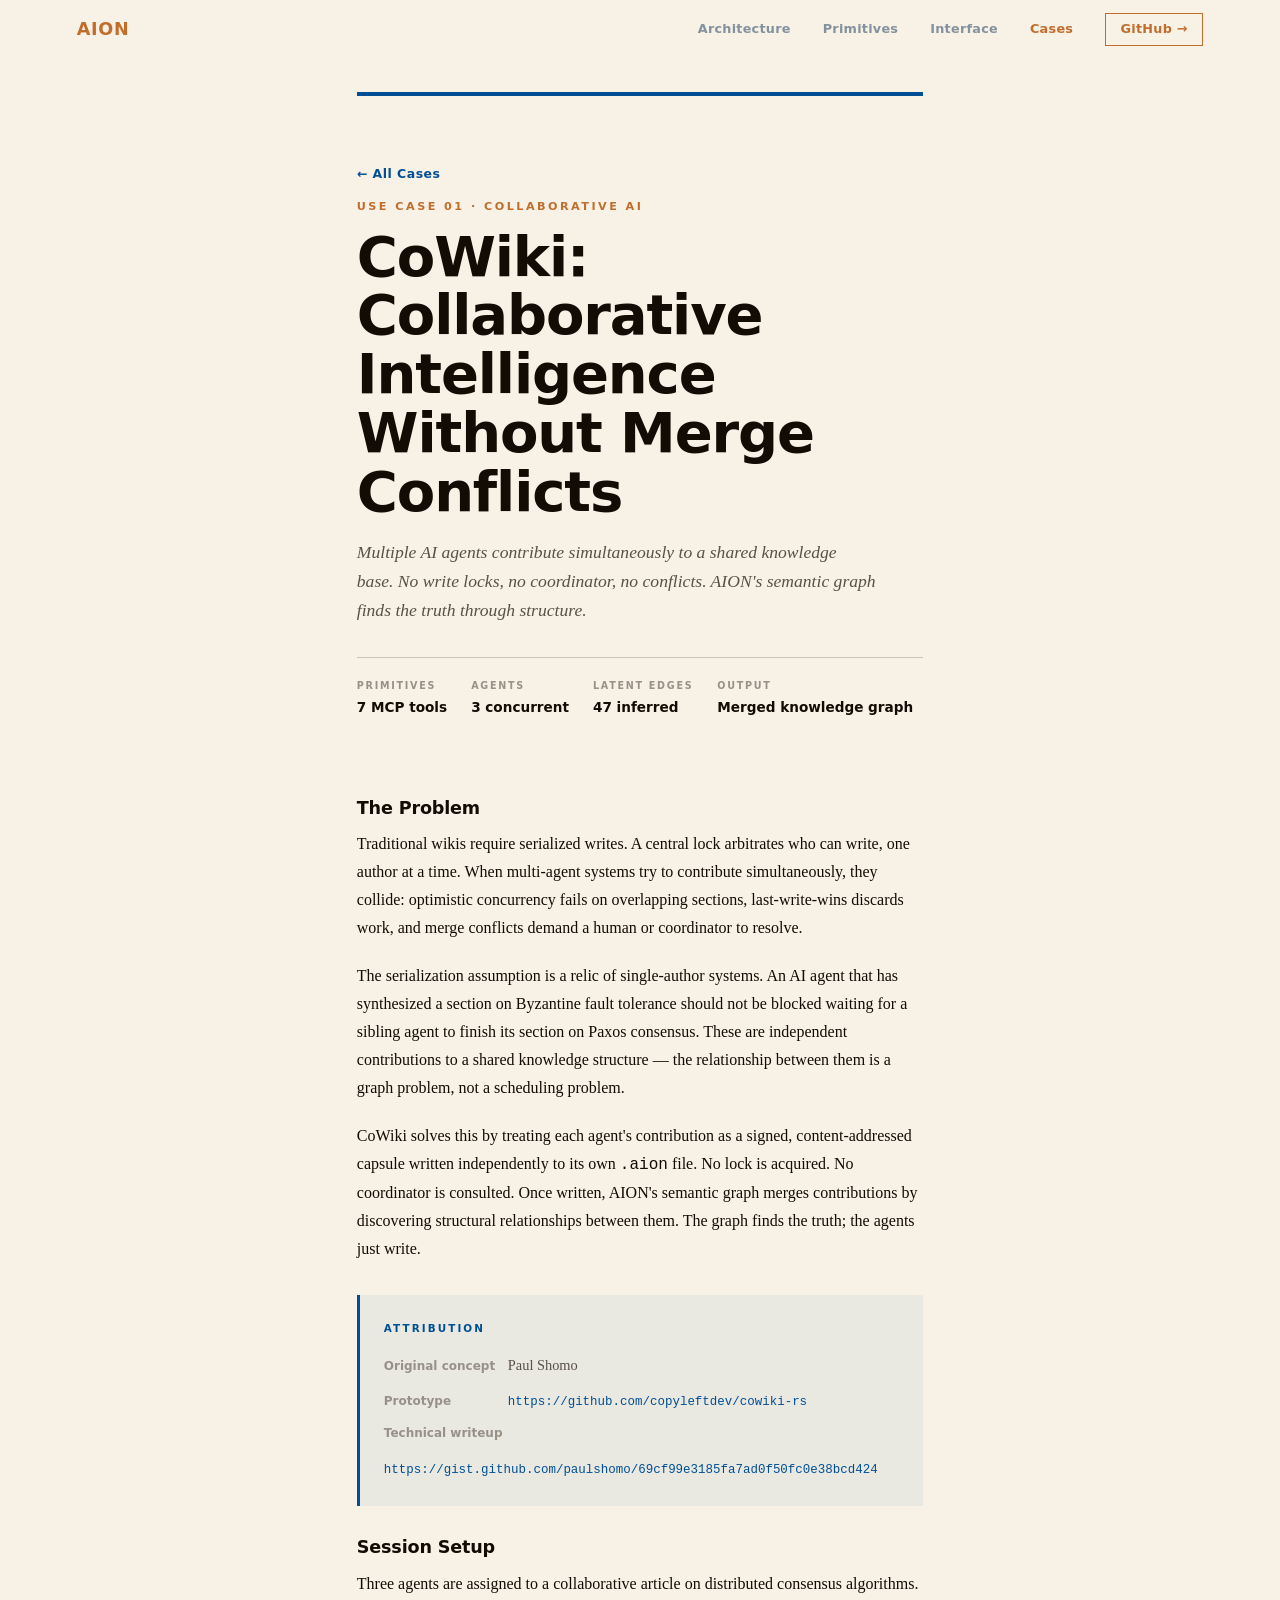
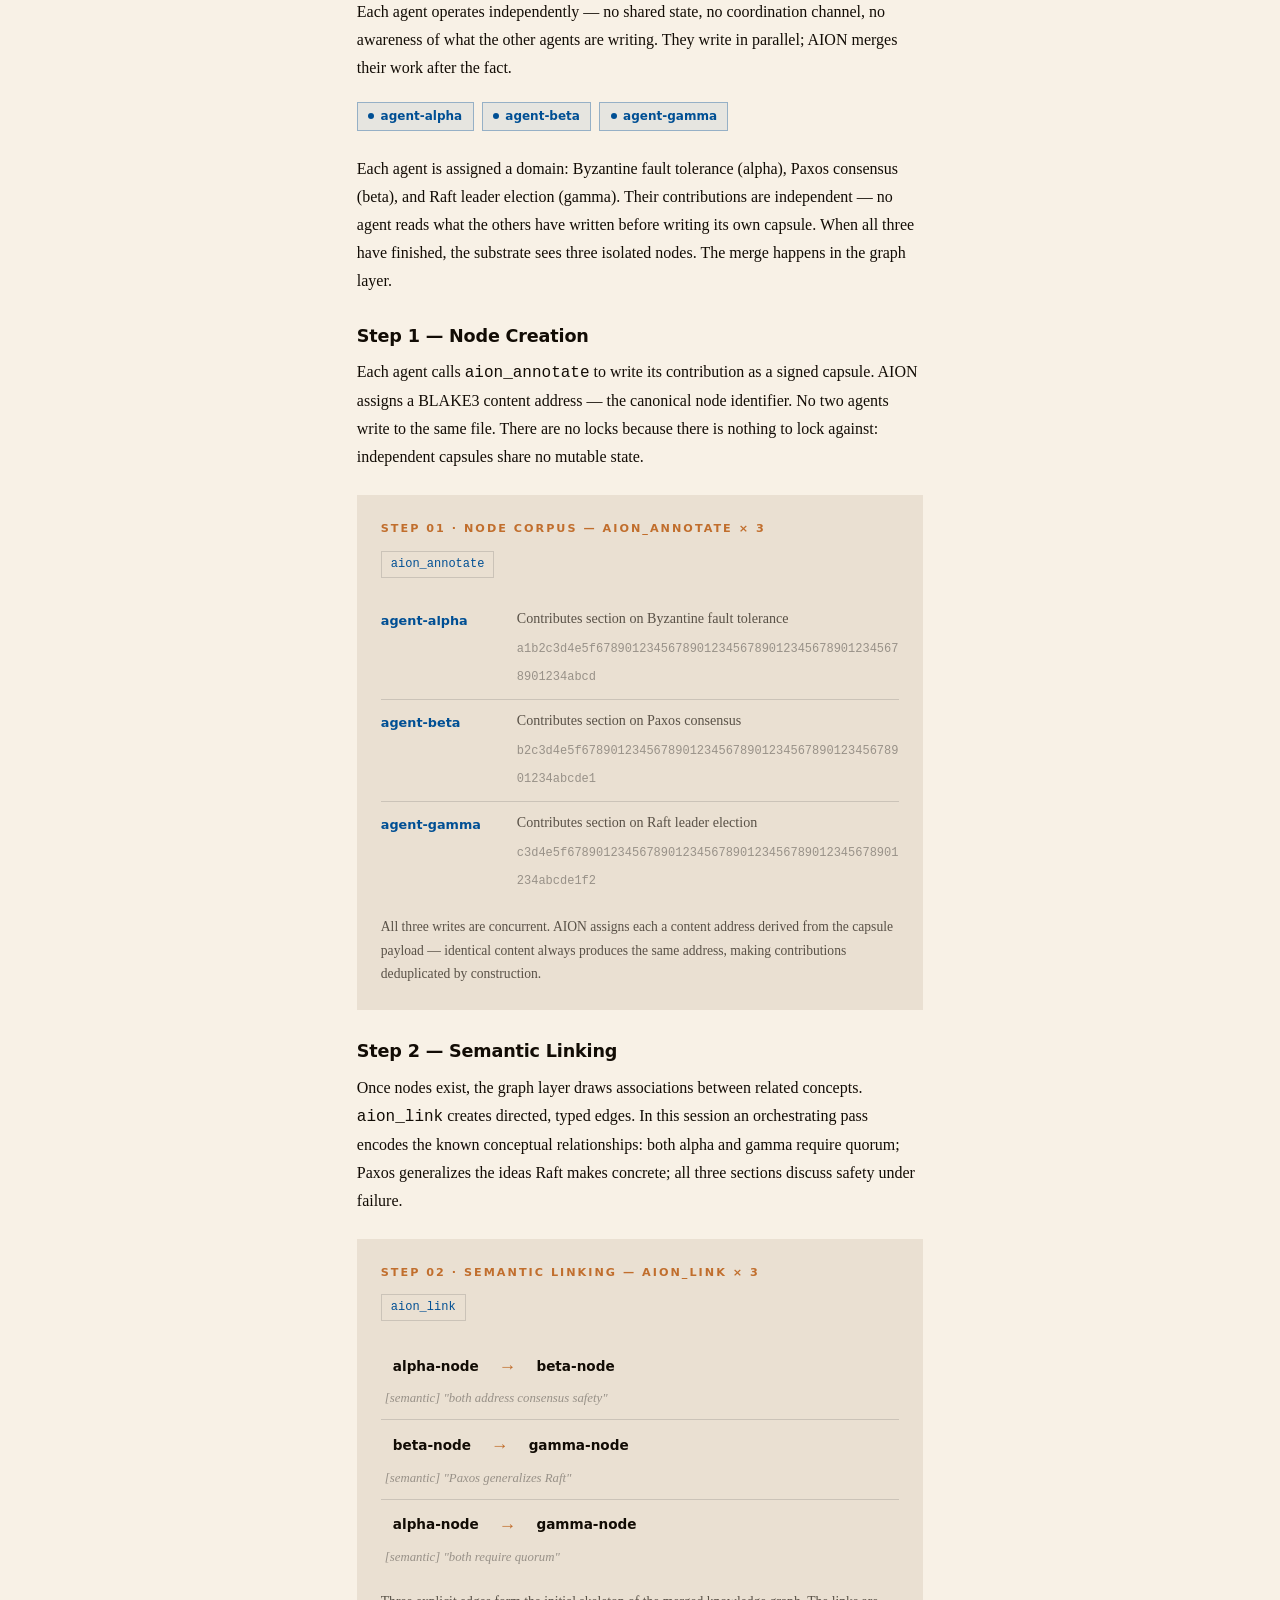
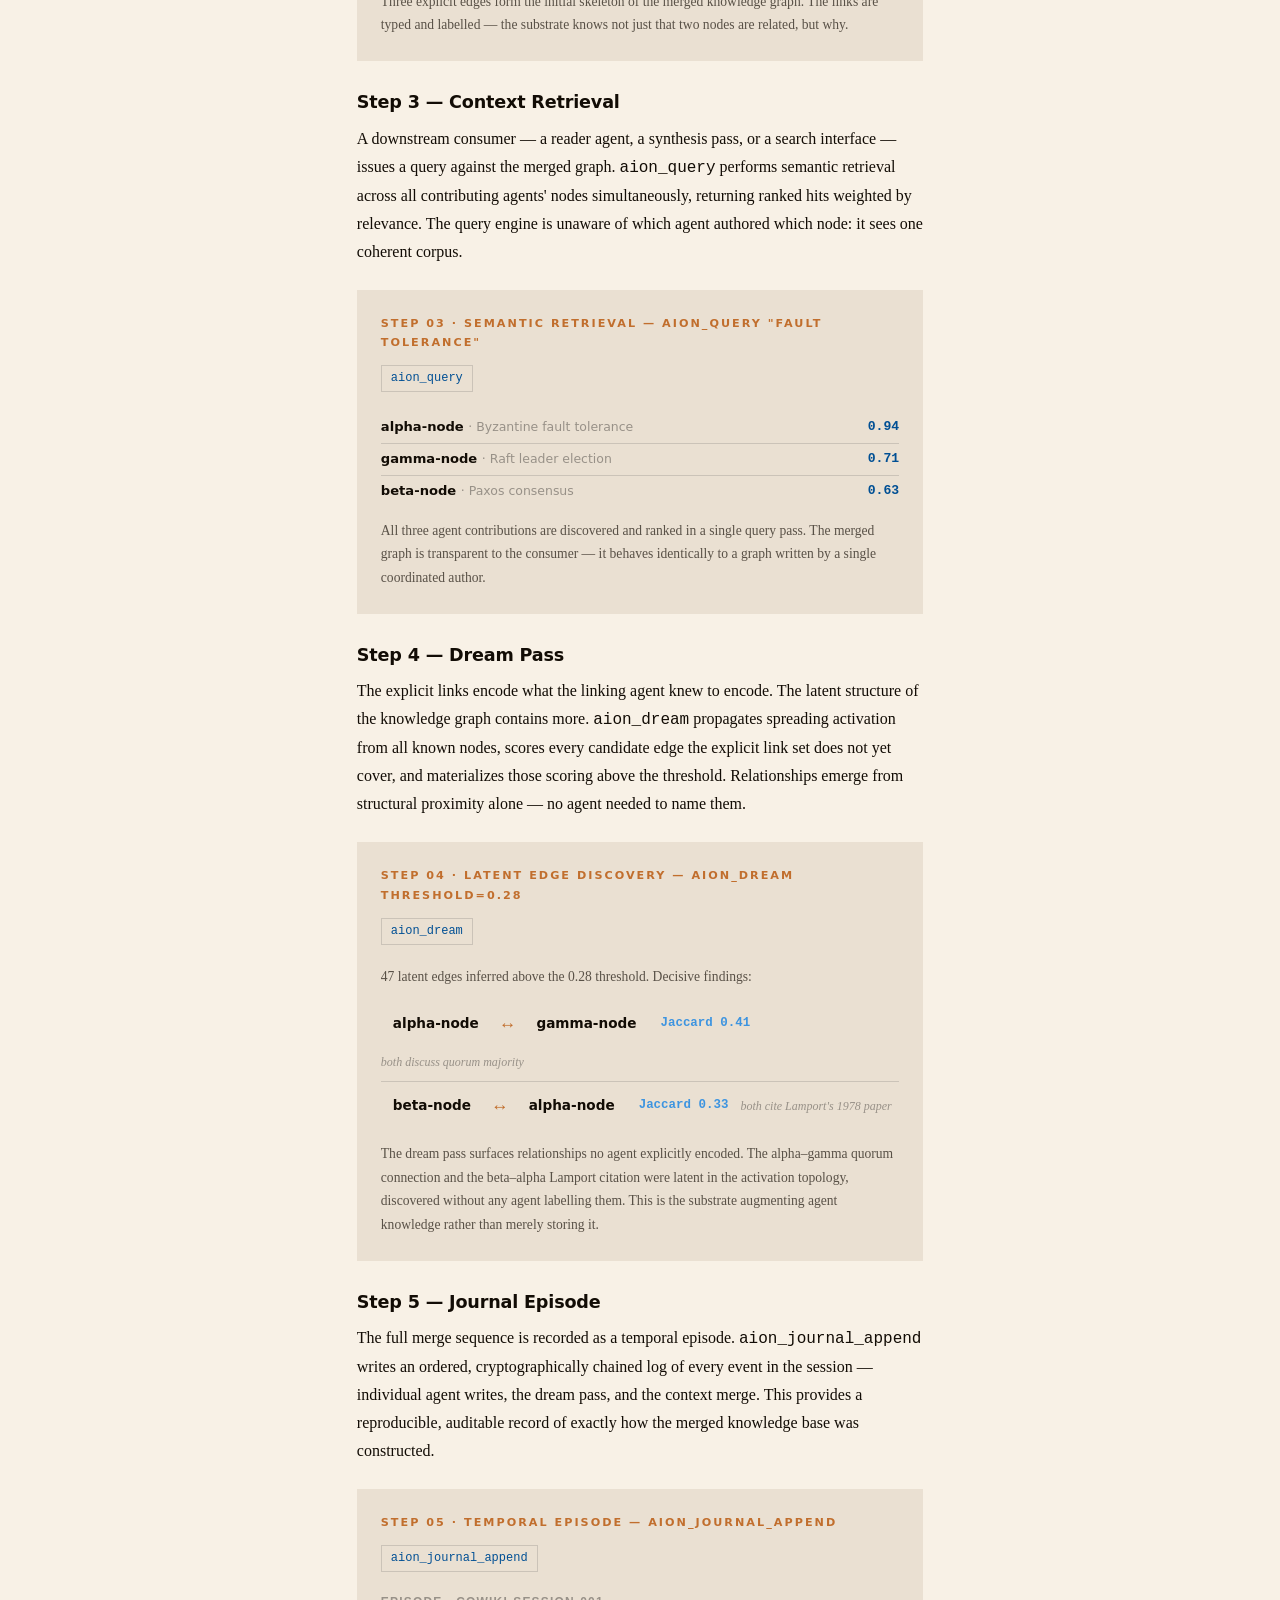
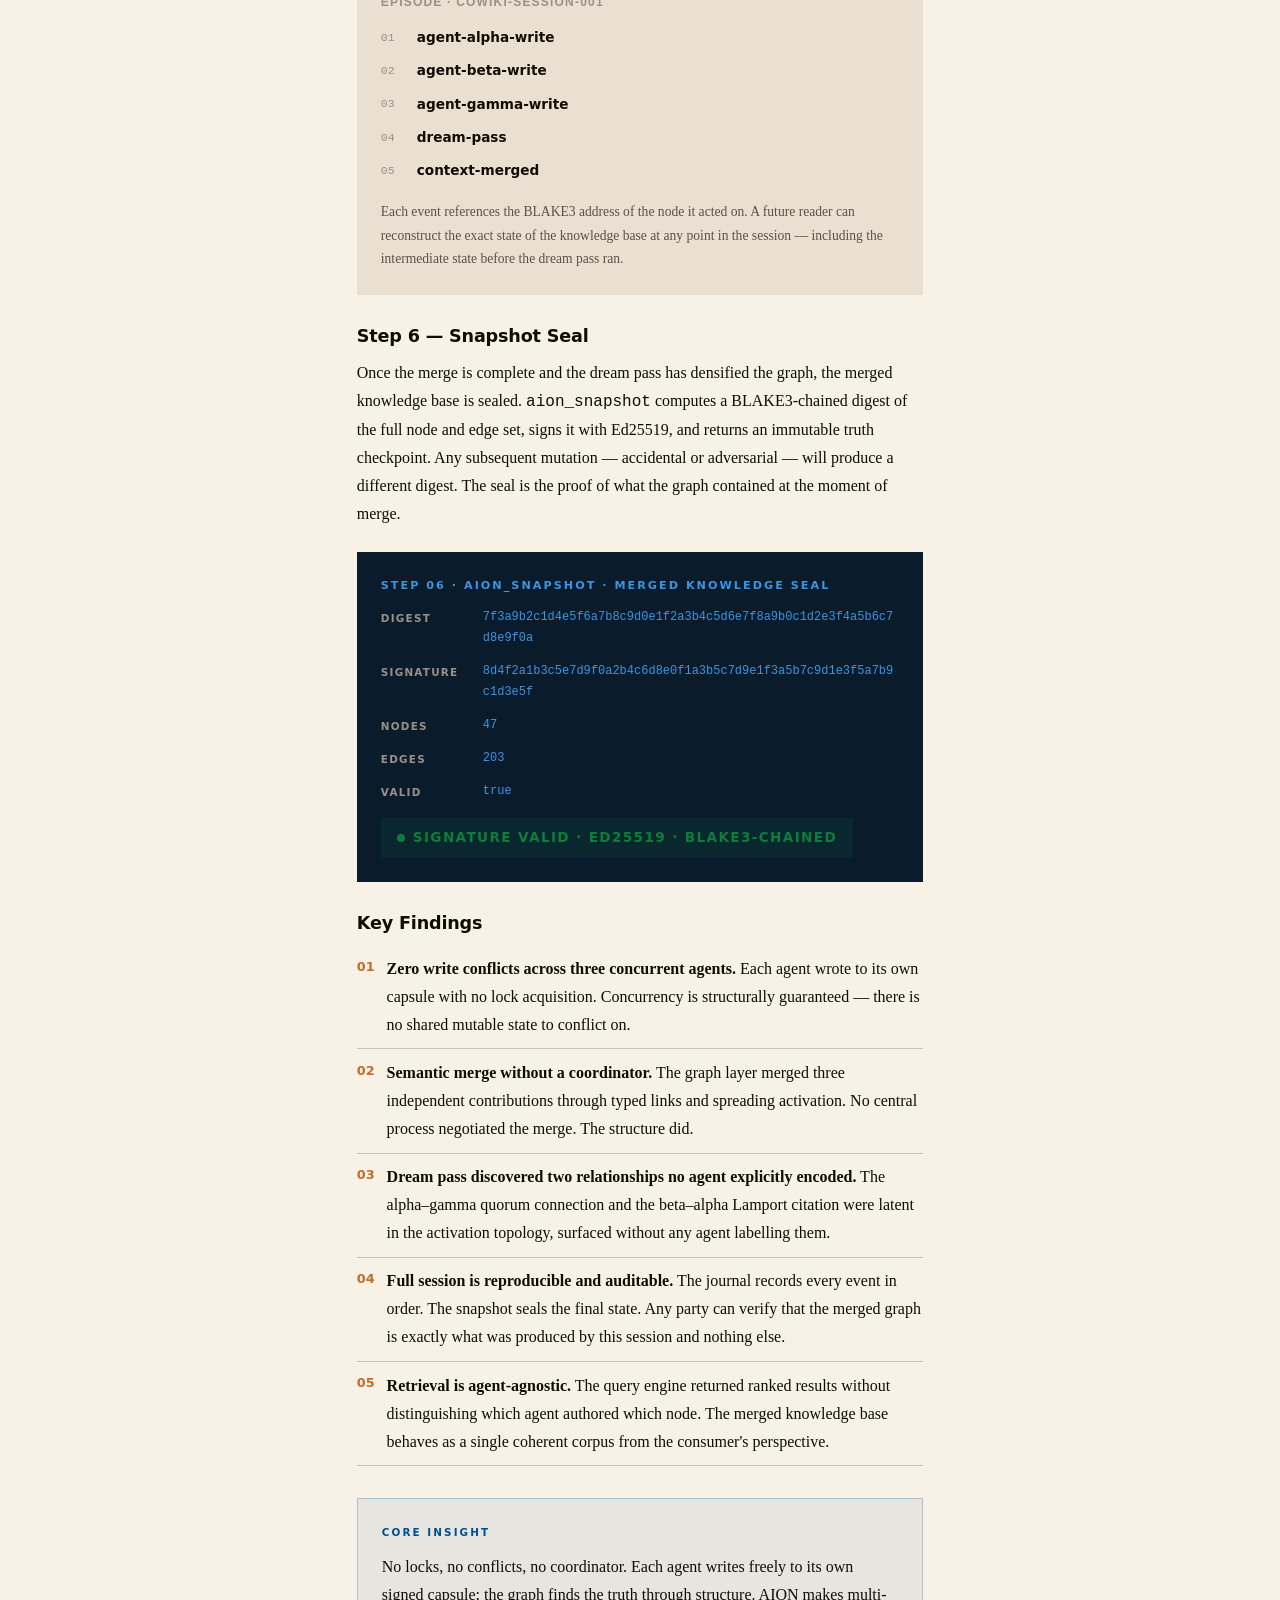
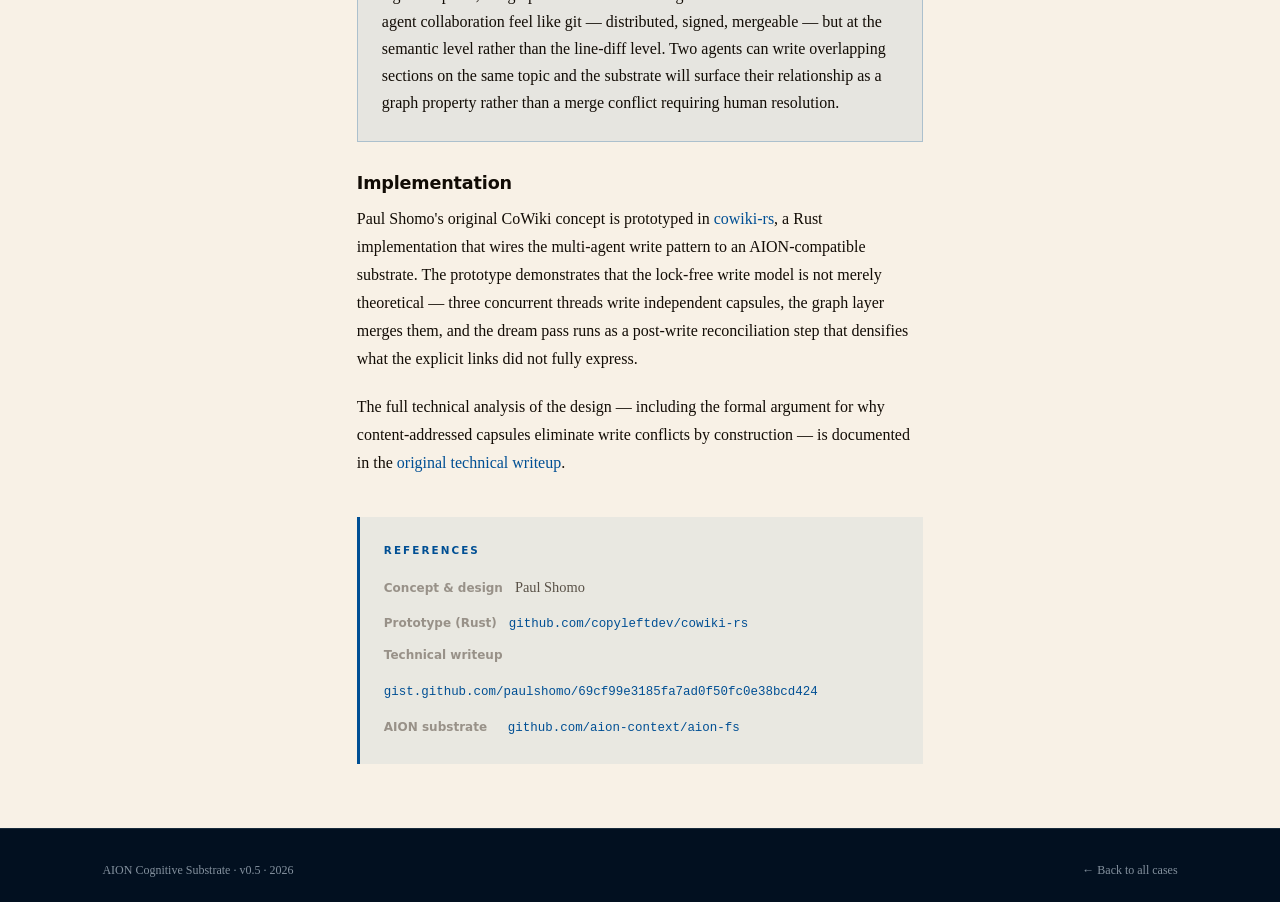
<file: cases/cowiki.html>
<!DOCTYPE html>
<html lang="en">
<head>
  <meta charset="UTF-8">
  <meta name="viewport" content="width=device-width, initial-scale=1.0">
  <title>CoWiki: Collaborative Intelligence Without Merge Conflicts — AION Cognitive Substrate</title>
  <link rel="stylesheet" href="../css/main.css">
  <style>
    .back-link { margin-bottom: 0.75rem; }
    .back-link a {
      font-family: 'Archivo', system-ui, sans-serif;
      font-weight: 600;
      font-size: 0.78rem;
      letter-spacing: 0.04em;
      color: var(--blue);
      text-decoration: none;
      transition: opacity 0.2s;
    }
    .back-link a:hover { opacity: 0.75; }
    .article-hero { border-top: 4px solid var(--blue); }
    .article-meta {
      display: flex;
      flex-wrap: wrap;
      gap: 1.5rem;
      margin-top: 2rem;
      padding-top: 1.25rem;
      border-top: 1px solid var(--bdr);
    }
    .meta-item { display: flex; flex-direction: column; gap: 0.25rem; }
    .meta-label {
      font-family: 'Archivo', system-ui, sans-serif;
      font-weight: 700;
      font-size: 0.6rem;
      letter-spacing: 0.18em;
      text-transform: uppercase;
      color: var(--text-3);
    }
    .meta-val {
      font-family: 'Archivo', system-ui, sans-serif;
      font-weight: 700;
      font-size: 0.85rem;
      color: var(--text);
    }
    .prim-chips { display: flex; flex-wrap: wrap; gap: 0.5rem; margin: 0 0 1.25rem; }
    .pchip {
      font-family: 'JetBrains Mono', 'Fira Code', monospace;
      font-size: 0.75rem;
      padding: 2px 9px;
      background: var(--parchment-2);
      color: var(--blue);
      border: 1px solid var(--bdr);
    }
    .cl {
      font-family: 'Bitter', Georgia, serif;
      font-size: 0.75rem;
      font-style: italic;
      color: var(--text-3);
    }
    .finding-list { list-style: none; margin: 0; padding: 0; }
    .finding-item { align-items: flex-start; }
    .seal-grid { grid-template-columns: 90px 1fr; }
    .result-block.dark-block {
      background: var(--navy-2);
      color: var(--text-lt);
    }
    .result-block.dark-block .result-title { color: oklch(65% 0.14 248); }
    .result-block.dark-block .hash { color: var(--text-lt2); }
    .result-block.dark-block .seal-val { color: oklch(65% 0.14 248); }
    .attr-block {
      background: oklch(42% 0.14 248 / 0.06);
      border-left: 3px solid var(--blue);
      padding: 1.5rem;
      margin: 2rem 0;
    }
    .attr-block .attr-title {
      font-family: 'Archivo', system-ui, sans-serif;
      font-weight: 700;
      font-size: 0.65rem;
      letter-spacing: 0.2em;
      text-transform: uppercase;
      color: var(--blue);
      margin-bottom: 1rem;
    }
    .attr-row {
      display: flex;
      flex-direction: column;
      gap: 0.6rem;
      font-size: 0.9rem;
    }
    .attr-item {
      display: flex;
      align-items: baseline;
      gap: 0.75rem;
      flex-wrap: wrap;
    }
    .attr-key {
      font-family: 'Archivo', system-ui, sans-serif;
      font-weight: 700;
      font-size: 0.75rem;
      color: var(--text-3);
      flex-shrink: 0;
      min-width: 7rem;
    }
    .attr-val {
      font-family: 'Bitter', Georgia, serif;
      color: var(--text-2);
    }
    .attr-val a {
      font-family: 'JetBrains Mono', 'Fira Code', monospace;
      font-size: 0.78rem;
      color: var(--blue);
      text-decoration: none;
      word-break: break-all;
      transition: opacity 0.2s;
    }
    .attr-val a:hover { opacity: 0.75; }
    .insight-block {
      background: oklch(42% 0.14 248 / 0.07);
      border: 1px solid oklch(42% 0.14 248 / 0.25);
      padding: 1.5rem;
      margin: 2rem 0;
    }
    .insight-block .insight-label {
      font-family: 'Archivo', system-ui, sans-serif;
      font-weight: 700;
      font-size: 0.65rem;
      letter-spacing: 0.2em;
      text-transform: uppercase;
      color: var(--blue);
      margin-bottom: 0.75rem;
    }
    .insight-block p {
      font-family: 'Bitter', Georgia, serif;
      font-size: 1rem;
      color: var(--text);
      line-height: 1.7;
      margin: 0;
    }
    .score-row {
      display: flex;
      justify-content: space-between;
      padding: 0.25rem 0;
      border-bottom: 1px solid var(--bdr);
      font-size: 0.82rem;
    }
    .score-val {
      font-family: 'JetBrains Mono', 'Fira Code', monospace;
      color: var(--blue);
      font-weight: 700;
    }
    .score-name {
      font-family: 'Archivo', system-ui, sans-serif;
      font-weight: 700;
      color: var(--text);
    }
    .agent-chip {
      display: inline-flex;
      align-items: center;
      gap: 0.4rem;
      font-family: 'Archivo', system-ui, sans-serif;
      font-weight: 700;
      font-size: 0.75rem;
      padding: 0.2rem 0.65rem;
      border: 1px solid oklch(42% 0.14 248 / 0.35);
      color: var(--blue);
      background: oklch(42% 0.14 248 / 0.07);
    }
    .agent-dot {
      width: 6px;
      height: 6px;
      border-radius: 50%;
      background: var(--blue);
      flex-shrink: 0;
    }
    .node-grid {
      display: grid;
      grid-template-columns: 1fr;
      gap: 0;
      margin: 0.5rem 0;
    }
    .node-entry {
      display: grid;
      grid-template-columns: 7.5rem 1fr;
      gap: 0.5rem 1rem;
      align-items: start;
      padding: 0.6rem 0;
      border-bottom: 1px solid var(--bdr);
    }
    .node-agent {
      font-family: 'Archivo', system-ui, sans-serif;
      font-weight: 700;
      font-size: 0.8rem;
      color: var(--blue);
      padding-top: 0.15rem;
    }
    .node-desc {
      font-family: 'Bitter', Georgia, serif;
      font-size: 0.88rem;
      color: var(--text-2);
      line-height: 1.55;
      margin-bottom: 0.25rem;
    }
    .edge-row {
      padding: 0.6rem 0;
      border-bottom: 1px solid var(--bdr);
      font-size: 0.85rem;
      display: flex;
      flex-direction: column;
      gap: 0.3rem;
    }
    .edge-label {
      font-family: 'Bitter', Georgia, serif;
      font-style: italic;
      color: var(--text-3);
      font-size: 0.8rem;
      padding-left: 0.25rem;
    }
    .jaccard-row {
      display: flex;
      align-items: center;
      gap: 0.75rem;
      padding: 0.5rem 0;
      border-bottom: 1px solid var(--bdr);
      flex-wrap: wrap;
    }
    .jaccard-score {
      font-family: 'JetBrains Mono', 'Fira Code', monospace;
      font-size: 0.78rem;
      color: oklch(65% 0.14 248);
      font-weight: 700;
      flex-shrink: 0;
    }
    .event-row {
      display: flex;
      gap: 0.75rem;
      align-items: center;
      padding: 0.3rem 0;
      font-size: 0.85rem;
    }
    .event-num {
      font-family: 'JetBrains Mono', 'Fira Code', monospace;
      font-size: 0.72rem;
      color: var(--text-3);
      flex-shrink: 0;
      width: 1.5rem;
    }
    .event-name {
      font-family: 'Archivo', system-ui, sans-serif;
      font-weight: 600;
      font-size: 0.85rem;
      color: var(--text);
    }
    .site-footer {
      background: var(--navy);
      padding: 2rem max(2rem, 8vw);
      display: flex;
      justify-content: space-between;
      align-items: center;
      border-top: 1px solid var(--bdr-dark);
      flex-wrap: wrap;
      gap: 1rem;
      font-family: 'Bitter', Georgia, serif;
      font-size: 0.75rem;
      color: var(--text-lt2);
    }
    .site-footer a:hover { color: oklch(65% 0.14 248); }
  </style>
</head>
<body>
  <nav class="nav scrolled">
    <a class="nav-logo" href="../">AION</a>
    <button class="nav-toggle" aria-label="Menu"><span></span><span></span><span></span></button>
    <div class="nav-links">
      <a href="../#architecture">Architecture</a>
      <a href="../#primitives">Primitives</a>
      <a href="../#interface">Interface</a>
      <a href="../#cases" class="active">Cases</a>
      <a href="https://github.com/aion-context/aion-fs" class="nav-cta" target="_blank" rel="noopener">GitHub →</a>
    </div>
  </nav>

  <div class="article-page">
    <div class="article-hero" style="border-top: 4px solid var(--blue);">
      <p class="back-link"><a href="../index.html#cases">← All Cases</a></p>
      <p class="article-eye">Use Case 01 · Collaborative AI</p>
      <h1 class="article-title">CoWiki: Collaborative Intelligence Without Merge Conflicts</h1>
      <p class="article-sub">Multiple AI agents contribute simultaneously to a shared knowledge base. No write locks, no coordinator, no conflicts. AION's semantic graph finds the truth through structure.</p>
      <div class="article-meta">
        <span class="meta-item"><span class="meta-label">Primitives</span><span class="meta-val">7 MCP tools</span></span>
        <span class="meta-item"><span class="meta-label">Agents</span><span class="meta-val">3 concurrent</span></span>
        <span class="meta-item"><span class="meta-label">Latent Edges</span><span class="meta-val">47 inferred</span></span>
        <span class="meta-item"><span class="meta-label">Output</span><span class="meta-val">Merged knowledge graph</span></span>
      </div>
    </div>

    <div class="article-body">

      <h3>The Problem</h3>
      <p>Traditional wikis require serialized writes. A central lock arbitrates who can write, one author at a time. When multi-agent systems try to contribute simultaneously, they collide: optimistic concurrency fails on overlapping sections, last-write-wins discards work, and merge conflicts demand a human or coordinator to resolve.</p>

      <p>The serialization assumption is a relic of single-author systems. An AI agent that has synthesized a section on Byzantine fault tolerance should not be blocked waiting for a sibling agent to finish its section on Paxos consensus. These are independent contributions to a shared knowledge structure — the relationship between them is a graph problem, not a scheduling problem.</p>

      <p>CoWiki solves this by treating each agent's contribution as a signed, content-addressed capsule written independently to its own <code>.aion</code> file. No lock is acquired. No coordinator is consulted. Once written, AION's semantic graph merges contributions by discovering structural relationships between them. The graph finds the truth; the agents just write.</p>

      <div class="attr-block" data-anim data-delay="0">
        <div class="attr-title">Attribution</div>
        <div class="attr-row">
          <div class="attr-item">
            <span class="attr-key">Original concept</span>
            <span class="attr-val">Paul Shomo</span>
          </div>
          <div class="attr-item">
            <span class="attr-key">Prototype</span>
            <span class="attr-val"><a href="https://github.com/copyleftdev/cowiki-rs" target="_blank" rel="noopener">https://github.com/copyleftdev/cowiki-rs</a></span>
          </div>
          <div class="attr-item">
            <span class="attr-key">Technical writeup</span>
            <span class="attr-val"><a href="https://gist.github.com/paulshomo/69cf99e3185fa7ad0f50fc0e38bcd424" target="_blank" rel="noopener">https://gist.github.com/paulshomo/69cf99e3185fa7ad0f50fc0e38bcd424</a></span>
          </div>
        </div>
      </div>

      <h3>Session Setup</h3>
      <p>Three agents are assigned to a collaborative article on distributed consensus algorithms. Each agent operates independently — no shared state, no coordination channel, no awareness of what the other agents are writing. They write in parallel; AION merges their work after the fact.</p>

      <div style="display: flex; flex-wrap: wrap; gap: 0.5rem; margin: 0.5rem 0 1.5rem;">
        <span class="agent-chip"><span class="agent-dot"></span>agent-alpha</span>
        <span class="agent-chip"><span class="agent-dot"></span>agent-beta</span>
        <span class="agent-chip"><span class="agent-dot"></span>agent-gamma</span>
      </div>

      <p>Each agent is assigned a domain: Byzantine fault tolerance (alpha), Paxos consensus (beta), and Raft leader election (gamma). Their contributions are independent — no agent reads what the others have written before writing its own capsule. When all three have finished, the substrate sees three isolated nodes. The merge happens in the graph layer.</p>

      <h3>Step 1 — Node Creation</h3>
      <p>Each agent calls <code>aion_annotate</code> to write its contribution as a signed capsule. AION assigns a BLAKE3 content address — the canonical node identifier. No two agents write to the same file. There are no locks because there is nothing to lock against: independent capsules share no mutable state.</p>

      <div class="result-block" data-anim data-delay="0">
        <div class="result-title">Step 01 · Node Corpus — aion_annotate × 3</div>
        <div class="prim-chips">
          <span class="pchip">aion_annotate</span>
        </div>
        <div class="node-grid">
          <div class="node-entry">
            <span class="node-agent">agent-alpha</span>
            <div>
              <div class="node-desc">Contributes section on Byzantine fault tolerance</div>
              <span class="hash">a1b2c3d4e5f6789012345678901234567890123456789012345678901234abcd</span>
            </div>
          </div>
          <div class="node-entry">
            <span class="node-agent">agent-beta</span>
            <div>
              <div class="node-desc">Contributes section on Paxos consensus</div>
              <span class="hash">b2c3d4e5f6789012345678901234567890123456789012345678901234abcde1</span>
            </div>
          </div>
          <div class="node-entry" style="border-bottom: none;">
            <span class="node-agent">agent-gamma</span>
            <div>
              <div class="node-desc">Contributes section on Raft leader election</div>
              <span class="hash">c3d4e5f6789012345678901234567890123456789012345678901234abcde1f2</span>
            </div>
          </div>
        </div>
        <p style="margin-top: 0.75rem; margin-bottom: 0; font-size: 0.85rem; color: var(--text-2);">All three writes are concurrent. AION assigns each a content address derived from the capsule payload — identical content always produces the same address, making contributions deduplicated by construction.</p>
      </div>

      <h3>Step 2 — Semantic Linking</h3>
      <p>Once nodes exist, the graph layer draws associations between related concepts. <code>aion_link</code> creates directed, typed edges. In this session an orchestrating pass encodes the known conceptual relationships: both alpha and gamma require quorum; Paxos generalizes the ideas Raft makes concrete; all three sections discuss safety under failure.</p>

      <div class="result-block" data-anim data-delay="1">
        <div class="result-title">Step 02 · Semantic Linking — aion_link × 3</div>
        <div class="prim-chips">
          <span class="pchip">aion_link</span>
        </div>
        <div class="edge-row">
          <div class="chain">
            <span class="cn cn-blue">alpha-node</span>
            <span class="ca">→</span>
            <span class="cn cn-blue">beta-node</span>
          </div>
          <span class="edge-label">[semantic] "both address consensus safety"</span>
        </div>
        <div class="edge-row">
          <div class="chain">
            <span class="cn cn-blue">beta-node</span>
            <span class="ca">→</span>
            <span class="cn cn-blue">gamma-node</span>
          </div>
          <span class="edge-label">[semantic] "Paxos generalizes Raft"</span>
        </div>
        <div class="edge-row" style="border-bottom: none;">
          <div class="chain">
            <span class="cn cn-blue">alpha-node</span>
            <span class="ca">→</span>
            <span class="cn cn-blue">gamma-node</span>
          </div>
          <span class="edge-label">[semantic] "both require quorum"</span>
        </div>
        <p style="margin-top: 0.75rem; margin-bottom: 0; font-size: 0.85rem; color: var(--text-2);">Three explicit edges form the initial skeleton of the merged knowledge graph. The links are typed and labelled — the substrate knows not just that two nodes are related, but why.</p>
      </div>

      <h3>Step 3 — Context Retrieval</h3>
      <p>A downstream consumer — a reader agent, a synthesis pass, or a search interface — issues a query against the merged graph. <code>aion_query</code> performs semantic retrieval across all contributing agents' nodes simultaneously, returning ranked hits weighted by relevance. The query engine is unaware of which agent authored which node: it sees one coherent corpus.</p>

      <div class="result-block" data-anim data-delay="0">
        <div class="result-title">Step 03 · Semantic Retrieval — aion_query "fault tolerance"</div>
        <div class="prim-chips">
          <span class="pchip">aion_query</span>
        </div>
        <div style="margin-bottom: 0.25rem;">
          <div class="score-row">
            <span class="score-name">alpha-node <span style="font-weight: 400; color: var(--text-3); font-size: 0.78rem;">· Byzantine fault tolerance</span></span>
            <span class="score-val">0.94</span>
          </div>
          <div class="score-row">
            <span class="score-name">gamma-node <span style="font-weight: 400; color: var(--text-3); font-size: 0.78rem;">· Raft leader election</span></span>
            <span class="score-val">0.71</span>
          </div>
          <div class="score-row" style="border-bottom: none;">
            <span class="score-name">beta-node <span style="font-weight: 400; color: var(--text-3); font-size: 0.78rem;">· Paxos consensus</span></span>
            <span class="score-val">0.63</span>
          </div>
        </div>
        <p style="margin-top: 0.75rem; margin-bottom: 0; font-size: 0.85rem; color: var(--text-2);">All three agent contributions are discovered and ranked in a single query pass. The merged graph is transparent to the consumer — it behaves identically to a graph written by a single coordinated author.</p>
      </div>

      <h3>Step 4 — Dream Pass</h3>
      <p>The explicit links encode what the linking agent knew to encode. The latent structure of the knowledge graph contains more. <code>aion_dream</code> propagates spreading activation from all known nodes, scores every candidate edge the explicit link set does not yet cover, and materializes those scoring above the threshold. Relationships emerge from structural proximity alone — no agent needed to name them.</p>

      <div class="result-block" data-anim data-delay="1">
        <div class="result-title">Step 04 · Latent Edge Discovery — aion_dream threshold=0.28</div>
        <div class="prim-chips">
          <span class="pchip">aion_dream</span>
        </div>
        <p style="font-size: 0.85rem; color: var(--text-2); margin-bottom: 0.75rem;">47 latent edges inferred above the 0.28 threshold. Decisive findings:</p>
        <div class="jaccard-row">
          <div class="chain" style="flex-shrink: 0;">
            <span class="cn cn-blue">alpha-node</span>
            <span class="ca">↔</span>
            <span class="cn cn-blue">gamma-node</span>
          </div>
          <span class="jaccard-score">Jaccard 0.41</span>
          <span class="cl">both discuss quorum majority</span>
        </div>
        <div class="jaccard-row" style="border-bottom: none;">
          <div class="chain" style="flex-shrink: 0;">
            <span class="cn cn-blue">beta-node</span>
            <span class="ca">↔</span>
            <span class="cn cn-blue">alpha-node</span>
          </div>
          <span class="jaccard-score">Jaccard 0.33</span>
          <span class="cl">both cite Lamport's 1978 paper</span>
        </div>
        <p style="margin-top: 0.75rem; margin-bottom: 0; font-size: 0.85rem; color: var(--text-2);">The dream pass surfaces relationships no agent explicitly encoded. The alpha–gamma quorum connection and the beta–alpha Lamport citation were latent in the activation topology, discovered without any agent labelling them. This is the substrate augmenting agent knowledge rather than merely storing it.</p>
      </div>

      <h3>Step 5 — Journal Episode</h3>
      <p>The full merge sequence is recorded as a temporal episode. <code>aion_journal_append</code> writes an ordered, cryptographically chained log of every event in the session — individual agent writes, the dream pass, and the context merge. This provides a reproducible, auditable record of exactly how the merged knowledge base was constructed.</p>

      <div class="result-block" data-anim data-delay="0">
        <div class="result-title">Step 05 · Temporal Episode — aion_journal_append</div>
        <div class="prim-chips">
          <span class="pchip">aion_journal_append</span>
        </div>
        <div style="margin-bottom: 0.75rem;">
          <div style="font-family: 'Archivo', sans-serif; font-weight: 700; font-size: 0.75rem; color: var(--text-3); text-transform: uppercase; letter-spacing: 0.1em; margin-bottom: 0.5rem;">Episode · cowiki-session-001</div>
          <div class="event-row">
            <span class="event-num">01</span>
            <span class="event-name">agent-alpha-write</span>
          </div>
          <div class="event-row">
            <span class="event-num">02</span>
            <span class="event-name">agent-beta-write</span>
          </div>
          <div class="event-row">
            <span class="event-num">03</span>
            <span class="event-name">agent-gamma-write</span>
          </div>
          <div class="event-row">
            <span class="event-num">04</span>
            <span class="event-name">dream-pass</span>
          </div>
          <div class="event-row">
            <span class="event-num">05</span>
            <span class="event-name">context-merged</span>
          </div>
        </div>
        <p style="margin-bottom: 0; font-size: 0.85rem; color: var(--text-2);">Each event references the BLAKE3 address of the node it acted on. A future reader can reconstruct the exact state of the knowledge base at any point in the session — including the intermediate state before the dream pass ran.</p>
      </div>

      <h3>Step 6 — Snapshot Seal</h3>
      <p>Once the merge is complete and the dream pass has densified the graph, the merged knowledge base is sealed. <code>aion_snapshot</code> computes a BLAKE3-chained digest of the full node and edge set, signs it with Ed25519, and returns an immutable truth checkpoint. Any subsequent mutation — accidental or adversarial — will produce a different digest. The seal is the proof of what the graph contained at the moment of merge.</p>

      <div class="result-block dark-block" data-anim data-delay="0">
        <div class="result-title">Step 06 · aion_snapshot · Merged Knowledge Seal</div>
        <div class="seal-grid" style="grid-template-columns: 90px 1fr;">
          <span class="seal-key">Digest</span>
          <span class="seal-val">7f3a9b2c1d4e5f6a7b8c9d0e1f2a3b4c5d6e7f8a9b0c1d2e3f4a5b6c7d8e9f0a</span>
          <span class="seal-key">Signature</span>
          <span class="seal-val">8d4f2a1b3c5e7d9f0a2b4c6d8e0f1a3b5c7d9e1f3a5b7c9d1e3f5a7b9c1d3e5f</span>
          <span class="seal-key">Nodes</span>
          <span class="seal-val">47</span>
          <span class="seal-key">Edges</span>
          <span class="seal-val">203</span>
          <span class="seal-key">Valid</span>
          <span class="seal-val">true</span>
        </div>
        <div class="valid-badge" style="margin-top: 1rem;">
          <span class="valid-dot"></span>
          <span class="valid-text">Signature valid · Ed25519 · BLAKE3-chained</span>
        </div>
      </div>

      <h3>Key Findings</h3>
      <ul class="finding-list">
        <li class="finding-item">
          <span class="f-num">01</span>
          <span><strong>Zero write conflicts across three concurrent agents.</strong> Each agent wrote to its own capsule with no lock acquisition. Concurrency is structurally guaranteed — there is no shared mutable state to conflict on.</span>
        </li>
        <li class="finding-item">
          <span class="f-num">02</span>
          <span><strong>Semantic merge without a coordinator.</strong> The graph layer merged three independent contributions through typed links and spreading activation. No central process negotiated the merge. The structure did.</span>
        </li>
        <li class="finding-item">
          <span class="f-num">03</span>
          <span><strong>Dream pass discovered two relationships no agent explicitly encoded.</strong> The alpha–gamma quorum connection and the beta–alpha Lamport citation were latent in the activation topology, surfaced without any agent labelling them.</span>
        </li>
        <li class="finding-item">
          <span class="f-num">04</span>
          <span><strong>Full session is reproducible and auditable.</strong> The journal records every event in order. The snapshot seals the final state. Any party can verify that the merged graph is exactly what was produced by this session and nothing else.</span>
        </li>
        <li class="finding-item">
          <span class="f-num">05</span>
          <span><strong>Retrieval is agent-agnostic.</strong> The query engine returned ranked results without distinguishing which agent authored which node. The merged knowledge base behaves as a single coherent corpus from the consumer's perspective.</span>
        </li>
      </ul>

      <div class="insight-block" data-anim data-delay="0">
        <div class="insight-label">Core Insight</div>
        <p>No locks, no conflicts, no coordinator. Each agent writes freely to its own signed capsule; the graph finds the truth through structure. AION makes multi-agent collaboration feel like git — distributed, signed, mergeable — but at the semantic level rather than the line-diff level. Two agents can write overlapping sections on the same topic and the substrate will surface their relationship as a graph property rather than a merge conflict requiring human resolution.</p>
      </div>

      <h3>Implementation</h3>
      <p>Paul Shomo's original CoWiki concept is prototyped in <a href="https://github.com/copyleftdev/cowiki-rs" target="_blank" rel="noopener" style="color: var(--blue); text-decoration: none;">cowiki-rs</a>, a Rust implementation that wires the multi-agent write pattern to an AION-compatible substrate. The prototype demonstrates that the lock-free write model is not merely theoretical — three concurrent threads write independent capsules, the graph layer merges them, and the dream pass runs as a post-write reconciliation step that densifies what the explicit links did not fully express.</p>

      <p>The full technical analysis of the design — including the formal argument for why content-addressed capsules eliminate write conflicts by construction — is documented in the <a href="https://gist.github.com/paulshomo/69cf99e3185fa7ad0f50fc0e38bcd424" target="_blank" rel="noopener" style="color: var(--blue); text-decoration: none;">original technical writeup</a>.</p>

      <div class="attr-block" data-anim data-delay="0" style="margin-top: 2.5rem;">
        <div class="attr-title">References</div>
        <div class="attr-row">
          <div class="attr-item">
            <span class="attr-key">Concept &amp; design</span>
            <span class="attr-val">Paul Shomo</span>
          </div>
          <div class="attr-item">
            <span class="attr-key">Prototype (Rust)</span>
            <span class="attr-val"><a href="https://github.com/copyleftdev/cowiki-rs" target="_blank" rel="noopener">github.com/copyleftdev/cowiki-rs</a></span>
          </div>
          <div class="attr-item">
            <span class="attr-key">Technical writeup</span>
            <span class="attr-val"><a href="https://gist.github.com/paulshomo/69cf99e3185fa7ad0f50fc0e38bcd424" target="_blank" rel="noopener">gist.github.com/paulshomo/69cf99e3185fa7ad0f50fc0e38bcd424</a></span>
          </div>
          <div class="attr-item">
            <span class="attr-key">AION substrate</span>
            <span class="attr-val"><a href="https://github.com/aion-context/aion-fs" target="_blank" rel="noopener">github.com/aion-context/aion-fs</a></span>
          </div>
        </div>
      </div>

    </div>
  </div>

  <footer class="site-footer">
    <span>AION Cognitive Substrate · v0.5 · 2026</span>
    <a href="../index.html#cases" style="color: inherit;">← Back to all cases</a>
  </footer>
  <script src="../js/main.js"></script>
</body>
</html>
</file>
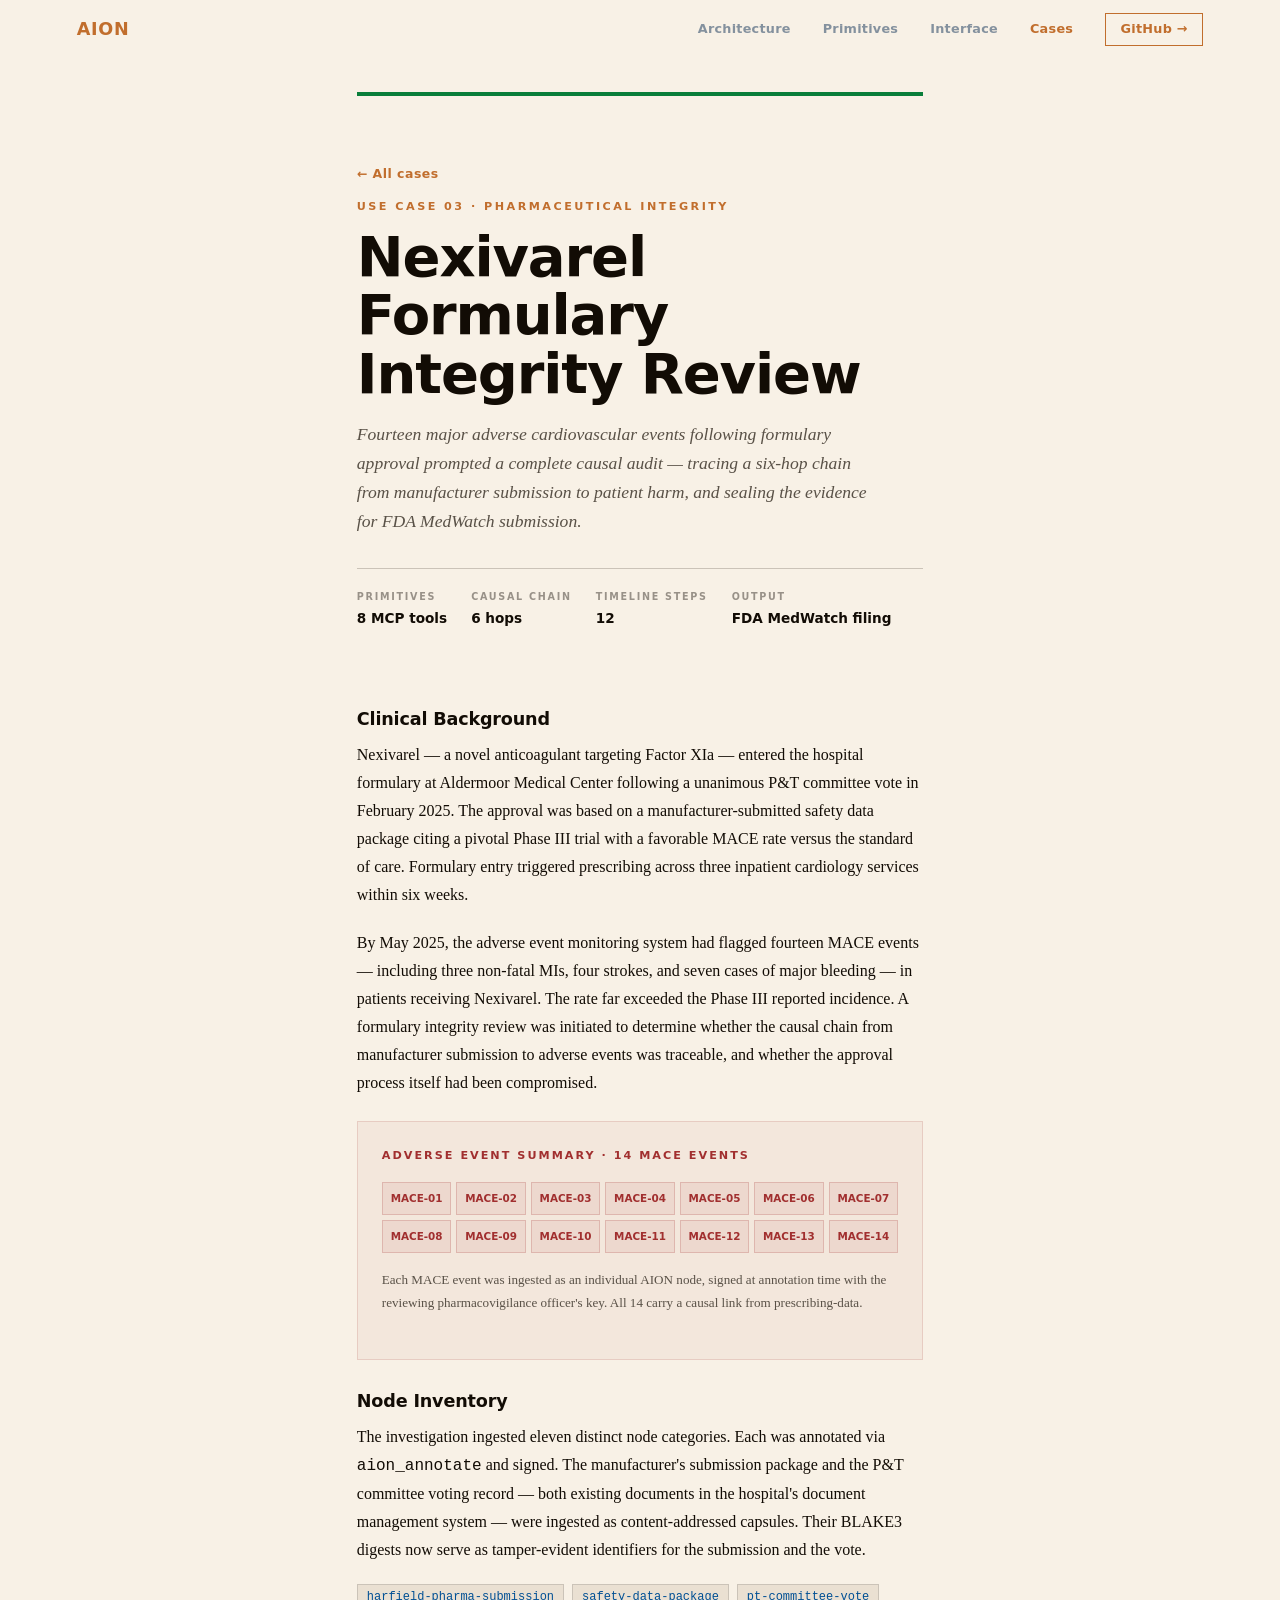
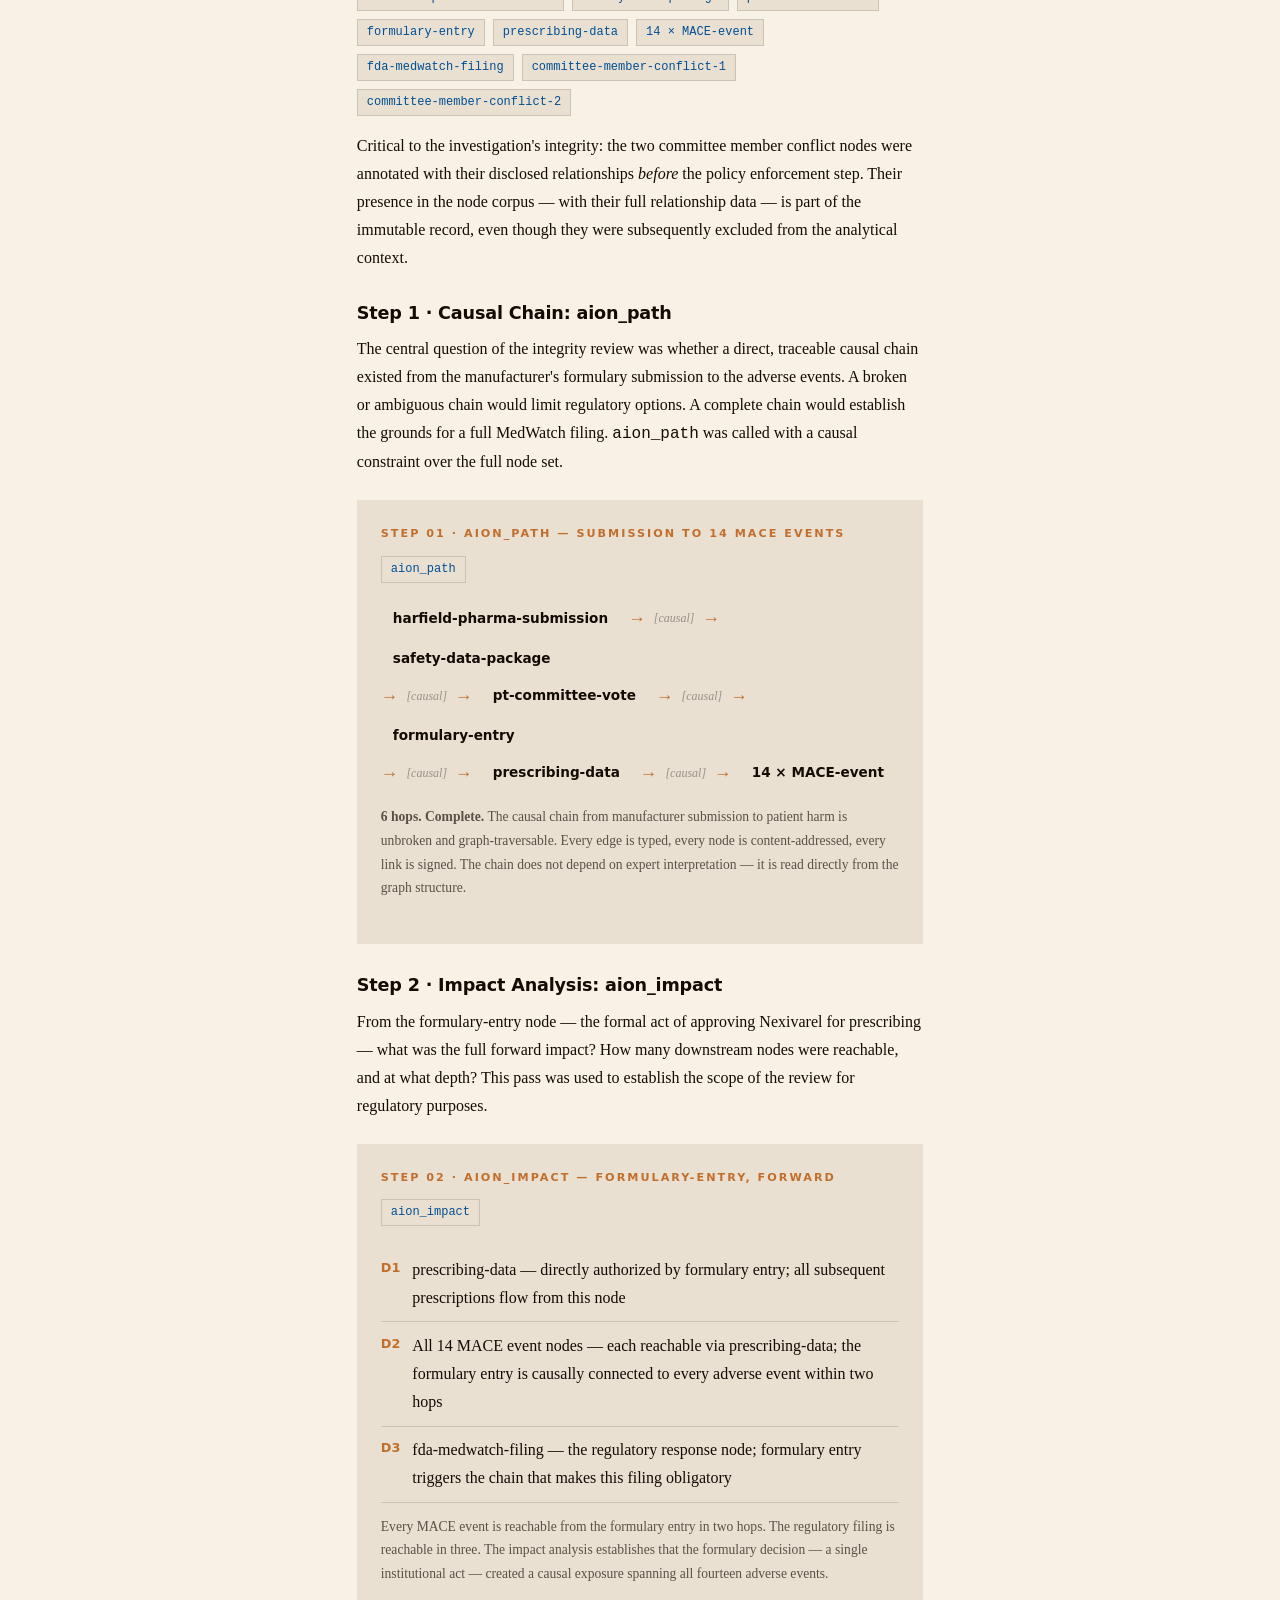
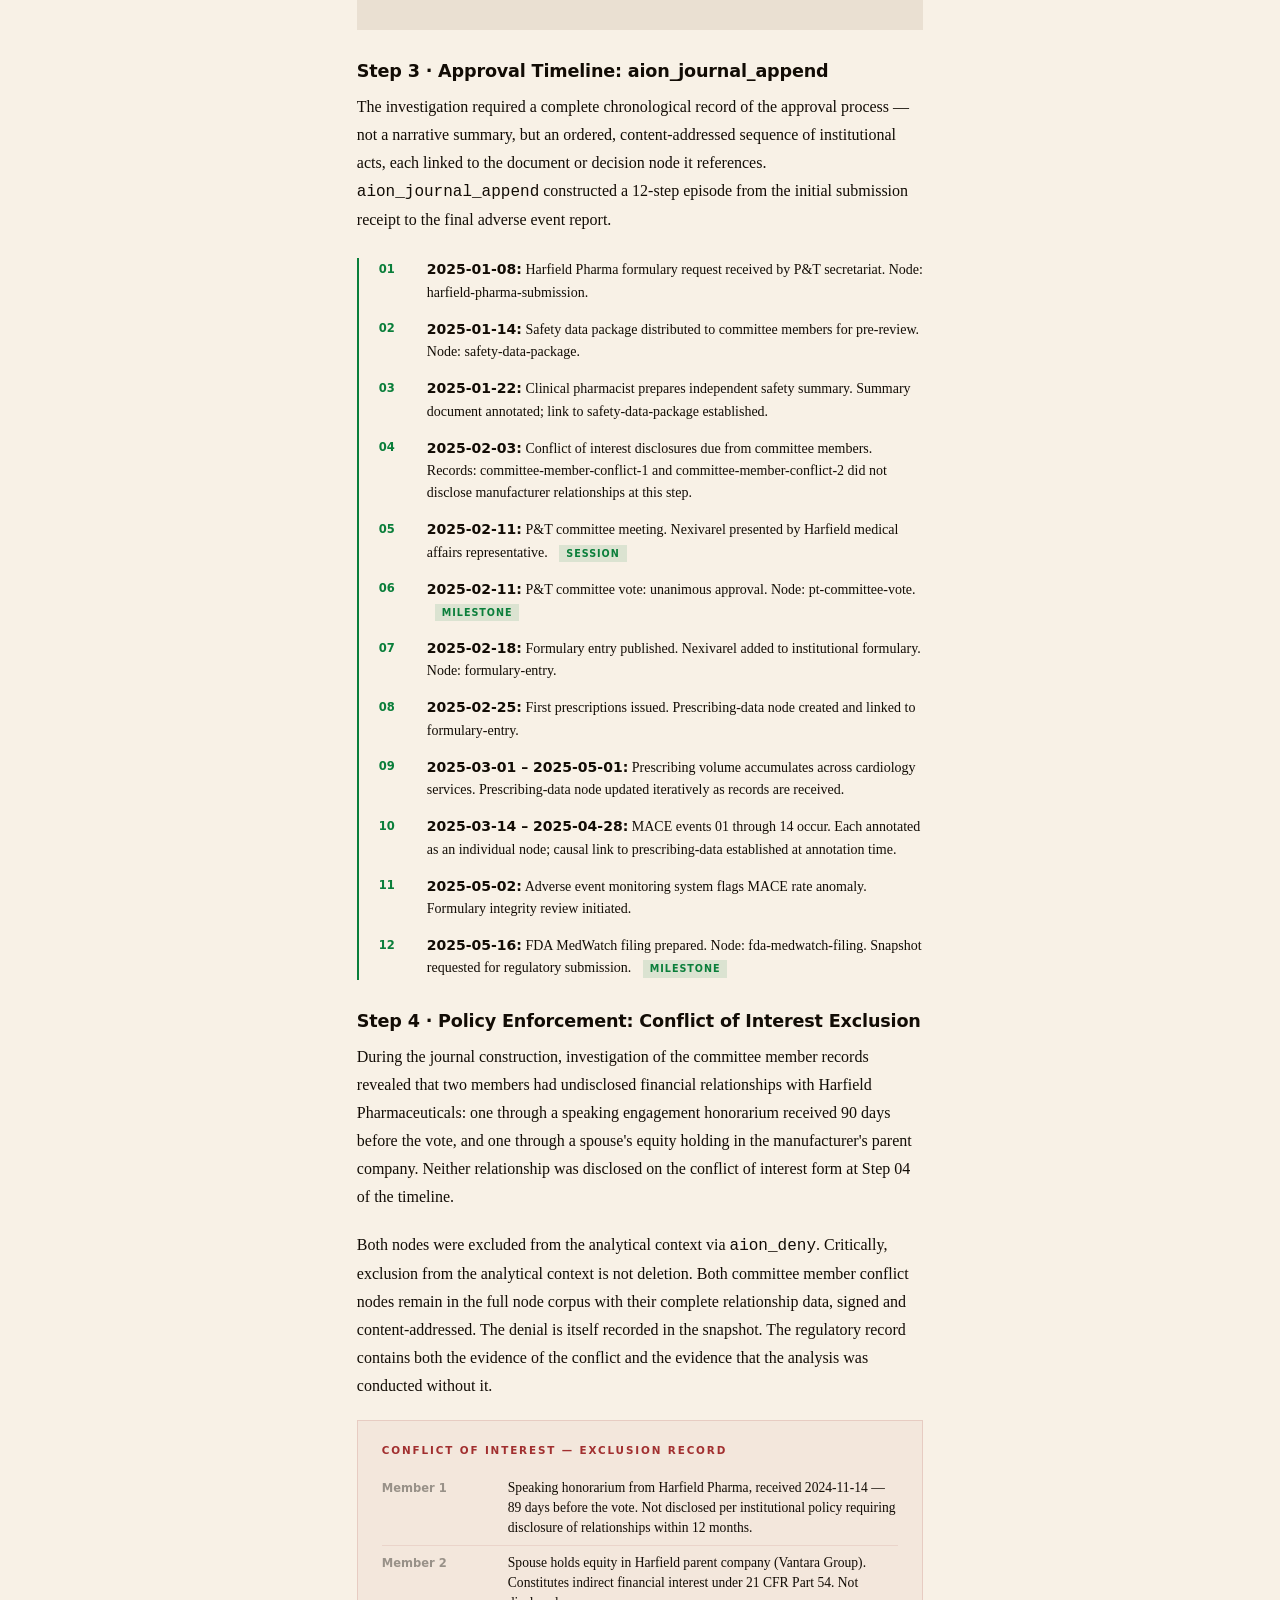
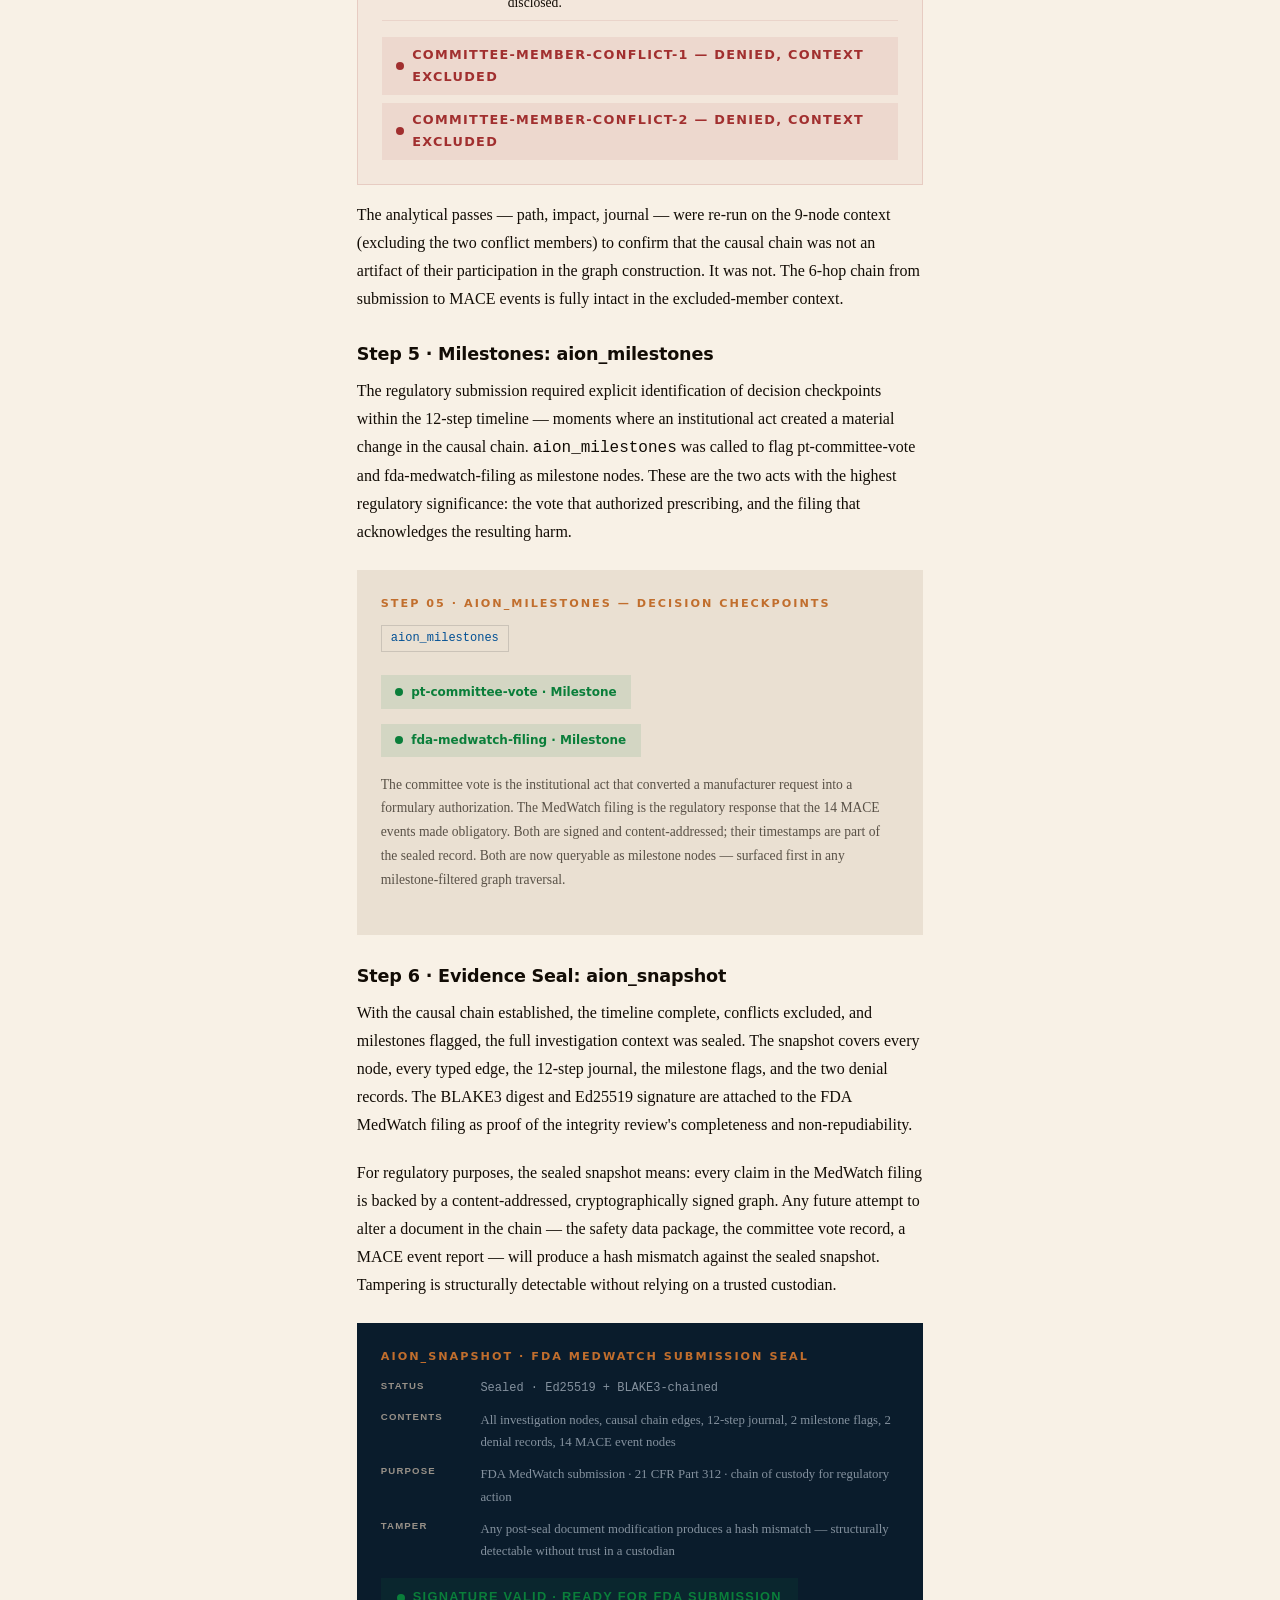
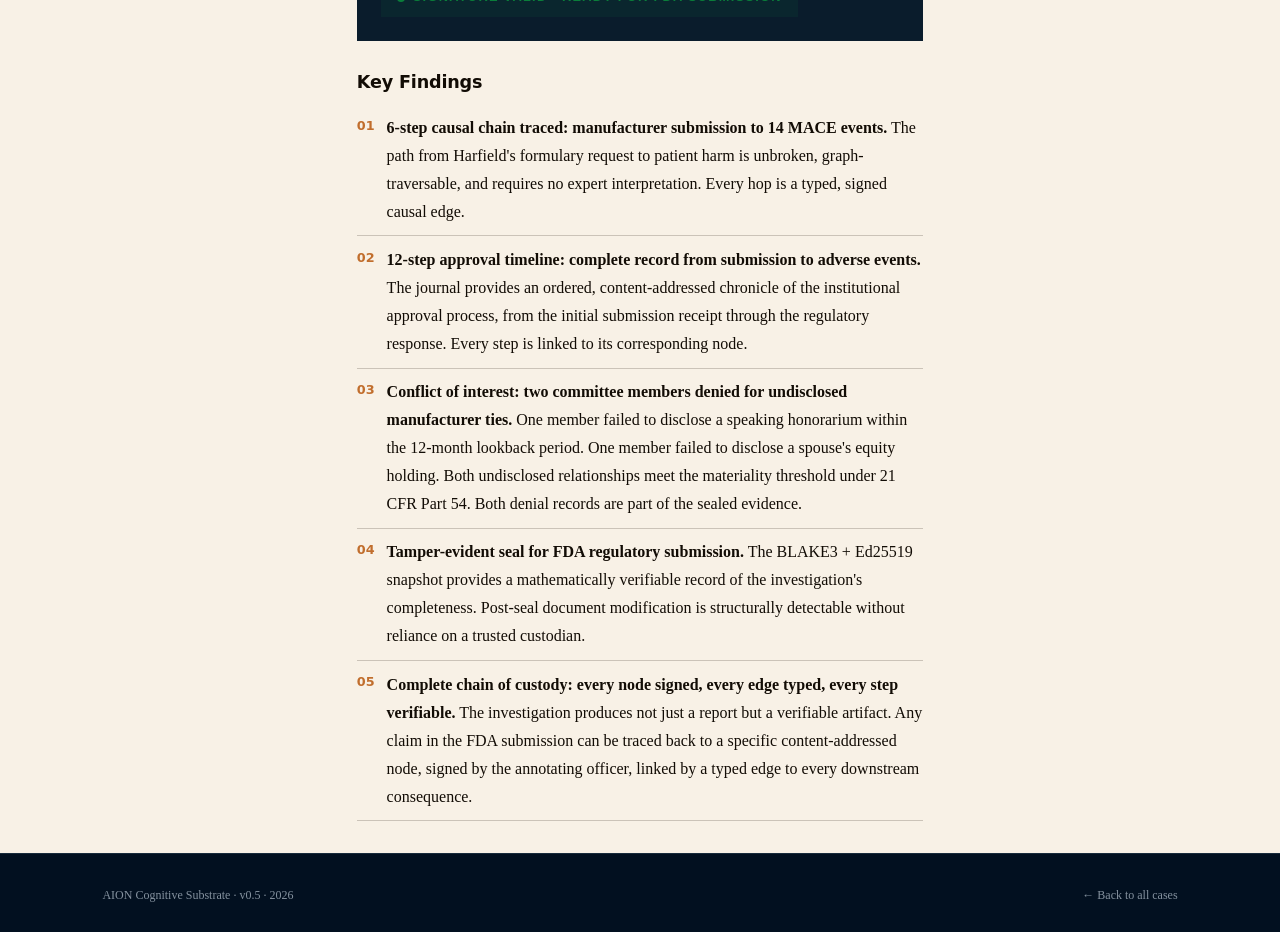
<file: cases/formulary.html>
<!DOCTYPE html>
<html lang="en">
<head>
  <meta charset="UTF-8">
  <meta name="viewport" content="width=device-width, initial-scale=1.0">
  <title>Nexivarel Formulary Integrity Review — AION Cognitive Substrate</title>
  <link rel="stylesheet" href="../css/main.css">
  <style>
    .back-link { margin-bottom: 0.75rem; }
    .back-link a {
      font-family: 'Archivo', system-ui, sans-serif;
      font-weight: 600;
      font-size: 0.78rem;
      letter-spacing: 0.04em;
      color: var(--copper);
      text-decoration: none;
      transition: opacity 0.2s;
    }
    .back-link a:hover { opacity: 0.75; }
    .article-meta {
      display: flex;
      flex-wrap: wrap;
      gap: 1.5rem;
      margin-top: 2rem;
      padding-top: 1.25rem;
      border-top: 1px solid var(--bdr);
    }
    .meta-item { display: flex; flex-direction: column; gap: 0.25rem; }
    .meta-label {
      font-family: 'Archivo', system-ui, sans-serif;
      font-weight: 700;
      font-size: 0.6rem;
      letter-spacing: 0.18em;
      text-transform: uppercase;
      color: var(--text-3);
    }
    .meta-val {
      font-family: 'Archivo', system-ui, sans-serif;
      font-weight: 700;
      font-size: 0.85rem;
      color: var(--text);
    }
    .prim-chips { display: flex; flex-wrap: wrap; gap: 0.5rem; margin: 0.5rem 0 1.25rem; }
    .pchip {
      font-family: 'JetBrains Mono', 'Fira Code', monospace;
      font-size: 0.75rem;
      padding: 2px 9px;
      background: var(--parchment-2);
      color: var(--blue);
      border: 1px solid var(--bdr);
    }
    .cl {
      font-family: 'Bitter', Georgia, serif;
      font-size: 0.75rem;
      font-style: italic;
      color: var(--text-3);
    }
    .finding-list { list-style: none; margin: 0; padding: 0; }
    .finding-item { align-items: flex-start; }
    .timeline-block {
      border-left: 2px solid var(--green);
      padding: 0 0 0 1.25rem;
      margin: 1.5rem 0;
    }
    .tl-entry {
      display: flex;
      gap: 1rem;
      margin-bottom: 0.85rem;
      font-size: 0.875rem;
      line-height: 1.6;
    }
    .tl-step {
      font-family: 'Archivo', system-ui, sans-serif;
      font-weight: 900;
      font-size: 0.72rem;
      color: var(--green);
      flex-shrink: 0;
      min-width: 32px;
      padding-top: 0.1rem;
    }
    .tl-event {
      font-family: 'Bitter', Georgia, serif;
      color: var(--text);
    }
    .tl-event strong {
      font-family: 'Archivo', system-ui, sans-serif;
      font-weight: 700;
    }
    .tl-milestone {
      display: inline-block;
      font-family: 'Archivo', system-ui, sans-serif;
      font-weight: 700;
      font-size: 0.6rem;
      letter-spacing: 0.1em;
      text-transform: uppercase;
      background: oklch(52% 0.14 150 / 0.12);
      color: var(--green);
      padding: 1px 7px;
      margin-left: 0.5rem;
    }
    .mace-grid {
      display: grid;
      grid-template-columns: repeat(7, 1fr);
      gap: 0.3rem;
      margin: 1rem 0;
    }
    .mace-cell {
      background: oklch(48% 0.15 25 / 0.08);
      border: 1px solid oklch(48% 0.15 25 / 0.2);
      padding: 0.4rem;
      text-align: center;
      font-family: 'Archivo', system-ui, sans-serif;
      font-weight: 700;
      font-size: 0.65rem;
      color: var(--red);
    }
    .denied-badge {
      display: inline-flex;
      align-items: center;
      gap: 0.5rem;
      background: oklch(48% 0.15 25 / 0.08);
      padding: 0.4rem 0.9rem;
      margin: 0.25rem 0;
    }
    .denied-dot {
      width: 8px; height: 8px;
      border-radius: 50%;
      background: var(--red);
      flex-shrink: 0;
    }
    .denied-text {
      font-family: 'Archivo', system-ui, sans-serif;
      font-weight: 700;
      font-size: 0.8rem;
      text-transform: uppercase;
      letter-spacing: 0.1em;
      color: var(--red);
    }
    .milestone-badge {
      display: inline-flex;
      align-items: center;
      gap: 0.5rem;
      background: oklch(52% 0.14 150 / 0.1);
      padding: 0.4rem 0.9rem;
      margin: 0.2rem 0.25rem 0.2rem 0;
    }
    .ms-dot {
      width: 8px; height: 8px;
      border-radius: 50%;
      background: var(--green);
      flex-shrink: 0;
    }
    .ms-text {
      font-family: 'Archivo', system-ui, sans-serif;
      font-weight: 700;
      font-size: 0.75rem;
      color: var(--green);
    }
    .coi-block {
      background: oklch(48% 0.15 25 / 0.05);
      border: 1px solid oklch(48% 0.15 25 / 0.15);
      padding: 1.25rem 1.5rem;
      margin: 1rem 0;
    }
    .coi-head {
      font-family: 'Archivo', system-ui, sans-serif;
      font-weight: 700;
      font-size: 0.65rem;
      letter-spacing: 0.18em;
      text-transform: uppercase;
      color: var(--red);
      margin-bottom: 0.75rem;
    }
    .coi-row {
      display: flex;
      gap: 1rem;
      padding: 0.4rem 0;
      border-bottom: 1px solid oklch(48% 0.15 25 / 0.1);
      font-size: 0.85rem;
      align-items: baseline;
    }
    .coi-row:last-child { border-bottom: none; }
    .coi-key {
      font-family: 'Archivo', system-ui, sans-serif;
      font-weight: 700;
      font-size: 0.72rem;
      color: var(--text-3);
      width: 110px;
      flex-shrink: 0;
    }
    .coi-val {
      font-family: 'Bitter', Georgia, serif;
      color: var(--text);
      line-height: 1.5;
    }
    .site-footer {
      background: var(--navy);
      padding: 2rem max(2rem, 8vw);
      display: flex;
      justify-content: space-between;
      align-items: center;
      border-top: 1px solid var(--bdr-dark);
      flex-wrap: wrap;
      gap: 1rem;
      font-family: 'Bitter', Georgia, serif;
      font-size: 0.75rem;
      color: var(--text-lt2);
    }
    .site-footer a:hover { color: var(--copper); }
  </style>
</head>
<body>
  <nav class="nav scrolled">
    <a class="nav-logo" href="../">AION</a>
    <button class="nav-toggle" aria-label="Menu"><span></span><span></span><span></span></button>
    <div class="nav-links">
      <a href="../#architecture">Architecture</a>
      <a href="../#primitives">Primitives</a>
      <a href="../#interface">Interface</a>
      <a href="../#cases" class="active">Cases</a>
      <a href="https://github.com/aion-context/aion-fs" class="nav-cta" target="_blank" rel="noopener">GitHub →</a>
    </div>
  </nav>

  <div class="article-page">
    <div class="article-hero" style="border-top: 4px solid var(--green);">
      <p class="back-link"><a href="../#cases">← All cases</a></p>
      <p class="article-eye">Use Case 03 · Pharmaceutical Integrity</p>
      <h1 class="article-title">Nexivarel Formulary Integrity Review</h1>
      <p class="article-sub">Fourteen major adverse cardiovascular events following formulary approval prompted a complete causal audit — tracing a six-hop chain from manufacturer submission to patient harm, and sealing the evidence for FDA MedWatch submission.</p>
      <div class="article-meta">
        <span class="meta-item"><span class="meta-label">Primitives</span><span class="meta-val">8 MCP tools</span></span>
        <span class="meta-item"><span class="meta-label">Causal chain</span><span class="meta-val">6 hops</span></span>
        <span class="meta-item"><span class="meta-label">Timeline steps</span><span class="meta-val">12</span></span>
        <span class="meta-item"><span class="meta-label">Output</span><span class="meta-val">FDA MedWatch filing</span></span>
      </div>
    </div>

    <div class="article-body">

      <h3>Clinical Background</h3>
      <p>Nexivarel — a novel anticoagulant targeting Factor XIa — entered the hospital formulary at Aldermoor Medical Center following a unanimous P&amp;T committee vote in February 2025. The approval was based on a manufacturer-submitted safety data package citing a pivotal Phase III trial with a favorable MACE rate versus the standard of care. Formulary entry triggered prescribing across three inpatient cardiology services within six weeks.</p>

      <p>By May 2025, the adverse event monitoring system had flagged fourteen MACE events — including three non-fatal MIs, four strokes, and seven cases of major bleeding — in patients receiving Nexivarel. The rate far exceeded the Phase III reported incidence. A formulary integrity review was initiated to determine whether the causal chain from manufacturer submission to adverse events was traceable, and whether the approval process itself had been compromised.</p>

      <div class="result-block" style="background:oklch(48% 0.15 25 / 0.05);border:1px solid oklch(48% 0.15 25 / 0.15);">
        <div class="result-title" style="color:var(--red);">Adverse Event Summary · 14 MACE Events</div>
        <div class="mace-grid">
          <div class="mace-cell">MACE-01</div>
          <div class="mace-cell">MACE-02</div>
          <div class="mace-cell">MACE-03</div>
          <div class="mace-cell">MACE-04</div>
          <div class="mace-cell">MACE-05</div>
          <div class="mace-cell">MACE-06</div>
          <div class="mace-cell">MACE-07</div>
          <div class="mace-cell">MACE-08</div>
          <div class="mace-cell">MACE-09</div>
          <div class="mace-cell">MACE-10</div>
          <div class="mace-cell">MACE-11</div>
          <div class="mace-cell">MACE-12</div>
          <div class="mace-cell">MACE-13</div>
          <div class="mace-cell">MACE-14</div>
        </div>
        <p style="font-size:0.82rem;color:var(--text-2);margin-top:0.5rem;">Each MACE event was ingested as an individual AION node, signed at annotation time with the reviewing pharmacovigilance officer's key. All 14 carry a causal link from prescribing-data.</p>
      </div>

      <h3>Node Inventory</h3>
      <p>The investigation ingested eleven distinct node categories. Each was annotated via <code>aion_annotate</code> and signed. The manufacturer's submission package and the P&amp;T committee voting record — both existing documents in the hospital's document management system — were ingested as content-addressed capsules. Their BLAKE3 digests now serve as tamper-evident identifiers for the submission and the vote.</p>

      <div class="prim-chips" style="margin-bottom:1rem;">
        <span class="pchip">harfield-pharma-submission</span>
        <span class="pchip">safety-data-package</span>
        <span class="pchip">pt-committee-vote</span>
        <span class="pchip">formulary-entry</span>
        <span class="pchip">prescribing-data</span>
        <span class="pchip">14 × MACE-event</span>
        <span class="pchip">fda-medwatch-filing</span>
        <span class="pchip">committee-member-conflict-1</span>
        <span class="pchip">committee-member-conflict-2</span>
      </div>

      <p>Critical to the investigation's integrity: the two committee member conflict nodes were annotated with their disclosed relationships <em>before</em> the policy enforcement step. Their presence in the node corpus — with their full relationship data — is part of the immutable record, even though they were subsequently excluded from the analytical context.</p>

      <h3>Step 1 · Causal Chain: aion_path</h3>
      <p>The central question of the integrity review was whether a direct, traceable causal chain existed from the manufacturer's formulary submission to the adverse events. A broken or ambiguous chain would limit regulatory options. A complete chain would establish the grounds for a full MedWatch filing. <code>aion_path</code> was called with a causal constraint over the full node set.</p>

      <div class="result-block">
        <div class="result-title">Step 01 · aion_path — Submission to 14 MACE Events</div>
        <div class="prim-chips"><span class="pchip">aion_path</span></div>
        <div class="chain" style="flex-direction:column;align-items:flex-start;gap:0.35rem;">
          <div style="display:flex;align-items:center;gap:0.5rem;flex-wrap:wrap;">
            <span class="cn">harfield-pharma-submission</span>
            <span class="ca">→</span>
            <span class="cl">[causal]</span>
            <span class="ca">→</span>
            <span class="cn">safety-data-package</span>
          </div>
          <div style="display:flex;align-items:center;gap:0.5rem;flex-wrap:wrap;">
            <span class="ca">→</span>
            <span class="cl">[causal]</span>
            <span class="ca">→</span>
            <span class="cn">pt-committee-vote</span>
            <span class="ca">→</span>
            <span class="cl">[causal]</span>
            <span class="ca">→</span>
            <span class="cn">formulary-entry</span>
          </div>
          <div style="display:flex;align-items:center;gap:0.5rem;flex-wrap:wrap;">
            <span class="ca">→</span>
            <span class="cl">[causal]</span>
            <span class="ca">→</span>
            <span class="cn">prescribing-data</span>
            <span class="ca">→</span>
            <span class="cl">[causal]</span>
            <span class="ca">→</span>
            <span class="cn">14 × MACE-event</span>
          </div>
        </div>
        <p style="margin-top:1rem;font-size:0.85rem;color:var(--text-2);"><strong>6 hops. Complete.</strong> The causal chain from manufacturer submission to patient harm is unbroken and graph-traversable. Every edge is typed, every node is content-addressed, every link is signed. The chain does not depend on expert interpretation — it is read directly from the graph structure.</p>
      </div>

      <h3>Step 2 · Impact Analysis: aion_impact</h3>
      <p>From the formulary-entry node — the formal act of approving Nexivarel for prescribing — what was the full forward impact? How many downstream nodes were reachable, and at what depth? This pass was used to establish the scope of the review for regulatory purposes.</p>

      <div class="result-block">
        <div class="result-title">Step 02 · aion_impact — formulary-entry, forward</div>
        <div class="prim-chips"><span class="pchip">aion_impact</span></div>
        <ul class="finding-list">
          <li class="finding-item"><span class="f-num">D1</span><span>prescribing-data — directly authorized by formulary entry; all subsequent prescriptions flow from this node</span></li>
          <li class="finding-item"><span class="f-num">D2</span><span>All 14 MACE event nodes — each reachable via prescribing-data; the formulary entry is causally connected to every adverse event within two hops</span></li>
          <li class="finding-item"><span class="f-num">D3</span><span>fda-medwatch-filing — the regulatory response node; formulary entry triggers the chain that makes this filing obligatory</span></li>
        </ul>
        <p style="margin-top:0.75rem;font-size:0.85rem;color:var(--text-2);">Every MACE event is reachable from the formulary entry in two hops. The regulatory filing is reachable in three. The impact analysis establishes that the formulary decision — a single institutional act — created a causal exposure spanning all fourteen adverse events.</p>
      </div>

      <h3>Step 3 · Approval Timeline: aion_journal_append</h3>
      <p>The investigation required a complete chronological record of the approval process — not a narrative summary, but an ordered, content-addressed sequence of institutional acts, each linked to the document or decision node it references. <code>aion_journal_append</code> constructed a 12-step episode from the initial submission receipt to the final adverse event report.</p>

      <div class="timeline-block">
        <div class="tl-entry">
          <span class="tl-step">01</span>
          <span class="tl-event"><strong>2025-01-08:</strong> Harfield Pharma formulary request received by P&amp;T secretariat. Node: harfield-pharma-submission.</span>
        </div>
        <div class="tl-entry">
          <span class="tl-step">02</span>
          <span class="tl-event"><strong>2025-01-14:</strong> Safety data package distributed to committee members for pre-review. Node: safety-data-package.</span>
        </div>
        <div class="tl-entry">
          <span class="tl-step">03</span>
          <span class="tl-event"><strong>2025-01-22:</strong> Clinical pharmacist prepares independent safety summary. Summary document annotated; link to safety-data-package established.</span>
        </div>
        <div class="tl-entry">
          <span class="tl-step">04</span>
          <span class="tl-event"><strong>2025-02-03:</strong> Conflict of interest disclosures due from committee members. Records: committee-member-conflict-1 and committee-member-conflict-2 did not disclose manufacturer relationships at this step.</span>
        </div>
        <div class="tl-entry">
          <span class="tl-step">05</span>
          <span class="tl-event"><strong>2025-02-11:</strong> P&amp;T committee meeting. Nexivarel presented by Harfield medical affairs representative. <span class="tl-milestone">Session</span></span>
        </div>
        <div class="tl-entry">
          <span class="tl-step">06</span>
          <span class="tl-event"><strong>2025-02-11:</strong> P&amp;T committee vote: unanimous approval. Node: pt-committee-vote. <span class="tl-milestone">Milestone</span></span>
        </div>
        <div class="tl-entry">
          <span class="tl-step">07</span>
          <span class="tl-event"><strong>2025-02-18:</strong> Formulary entry published. Nexivarel added to institutional formulary. Node: formulary-entry.</span>
        </div>
        <div class="tl-entry">
          <span class="tl-step">08</span>
          <span class="tl-event"><strong>2025-02-25:</strong> First prescriptions issued. Prescribing-data node created and linked to formulary-entry.</span>
        </div>
        <div class="tl-entry">
          <span class="tl-step">09</span>
          <span class="tl-event"><strong>2025-03-01 – 2025-05-01:</strong> Prescribing volume accumulates across cardiology services. Prescribing-data node updated iteratively as records are received.</span>
        </div>
        <div class="tl-entry">
          <span class="tl-step">10</span>
          <span class="tl-event"><strong>2025-03-14 – 2025-04-28:</strong> MACE events 01 through 14 occur. Each annotated as an individual node; causal link to prescribing-data established at annotation time.</span>
        </div>
        <div class="tl-entry">
          <span class="tl-step">11</span>
          <span class="tl-event"><strong>2025-05-02:</strong> Adverse event monitoring system flags MACE rate anomaly. Formulary integrity review initiated.</span>
        </div>
        <div class="tl-entry">
          <span class="tl-step">12</span>
          <span class="tl-event"><strong>2025-05-16:</strong> FDA MedWatch filing prepared. Node: fda-medwatch-filing. Snapshot requested for regulatory submission. <span class="tl-milestone">Milestone</span></span>
        </div>
      </div>

      <h3>Step 4 · Policy Enforcement: Conflict of Interest Exclusion</h3>
      <p>During the journal construction, investigation of the committee member records revealed that two members had undisclosed financial relationships with Harfield Pharmaceuticals: one through a speaking engagement honorarium received 90 days before the vote, and one through a spouse's equity holding in the manufacturer's parent company. Neither relationship was disclosed on the conflict of interest form at Step 04 of the timeline.</p>

      <p>Both nodes were excluded from the analytical context via <code>aion_deny</code>. Critically, exclusion from the analytical context is not deletion. Both committee member conflict nodes remain in the full node corpus with their complete relationship data, signed and content-addressed. The denial is itself recorded in the snapshot. The regulatory record contains both the evidence of the conflict and the evidence that the analysis was conducted without it.</p>

      <div class="coi-block">
        <div class="coi-head">Conflict of Interest — Exclusion Record</div>
        <div class="coi-row">
          <span class="coi-key">Member 1</span>
          <span class="coi-val">Speaking honorarium from Harfield Pharma, received 2024-11-14 — 89 days before the vote. Not disclosed per institutional policy requiring disclosure of relationships within 12 months.</span>
        </div>
        <div class="coi-row">
          <span class="coi-key">Member 2</span>
          <span class="coi-val">Spouse holds equity in Harfield parent company (Vantara Group). Constitutes indirect financial interest under 21 CFR Part 54. Not disclosed.</span>
        </div>
        <div style="margin-top:0.75rem;">
          <div class="denied-badge">
            <span class="denied-dot"></span>
            <span class="denied-text">committee-member-conflict-1 — denied, context excluded</span>
          </div>
          <br>
          <div class="denied-badge">
            <span class="denied-dot"></span>
            <span class="denied-text">committee-member-conflict-2 — denied, context excluded</span>
          </div>
        </div>
      </div>

      <p>The analytical passes — path, impact, journal — were re-run on the 9-node context (excluding the two conflict members) to confirm that the causal chain was not an artifact of their participation in the graph construction. It was not. The 6-hop chain from submission to MACE events is fully intact in the excluded-member context.</p>

      <h3>Step 5 · Milestones: aion_milestones</h3>
      <p>The regulatory submission required explicit identification of decision checkpoints within the 12-step timeline — moments where an institutional act created a material change in the causal chain. <code>aion_milestones</code> was called to flag pt-committee-vote and fda-medwatch-filing as milestone nodes. These are the two acts with the highest regulatory significance: the vote that authorized prescribing, and the filing that acknowledges the resulting harm.</p>

      <div class="result-block">
        <div class="result-title">Step 05 · aion_milestones — Decision Checkpoints</div>
        <div class="prim-chips"><span class="pchip">aion_milestones</span></div>
        <div style="display:flex;flex-wrap:wrap;gap:0.5rem;margin-bottom:0.75rem;">
          <div class="milestone-badge"><span class="ms-dot"></span><span class="ms-text">pt-committee-vote · Milestone</span></div>
          <div class="milestone-badge"><span class="ms-dot"></span><span class="ms-text">fda-medwatch-filing · Milestone</span></div>
        </div>
        <p style="font-size:0.85rem;color:var(--text-2);">The committee vote is the institutional act that converted a manufacturer request into a formulary authorization. The MedWatch filing is the regulatory response that the 14 MACE events made obligatory. Both are signed and content-addressed; their timestamps are part of the sealed record. Both are now queryable as milestone nodes — surfaced first in any milestone-filtered graph traversal.</p>
      </div>

      <h3>Step 6 · Evidence Seal: aion_snapshot</h3>
      <p>With the causal chain established, the timeline complete, conflicts excluded, and milestones flagged, the full investigation context was sealed. The snapshot covers every node, every typed edge, the 12-step journal, the milestone flags, and the two denial records. The BLAKE3 digest and Ed25519 signature are attached to the FDA MedWatch filing as proof of the integrity review's completeness and non-repudiability.</p>

      <p>For regulatory purposes, the sealed snapshot means: every claim in the MedWatch filing is backed by a content-addressed, cryptographically signed graph. Any future attempt to alter a document in the chain — the safety data package, the committee vote record, a MACE event report — will produce a hash mismatch against the sealed snapshot. Tampering is structurally detectable without relying on a trusted custodian.</p>

      <div class="result-block" style="background:var(--navy-2);">
        <div class="result-title" style="color:var(--copper);">aion_snapshot · FDA MedWatch Submission Seal</div>
        <div style="display:grid;grid-template-columns:90px 1fr;gap:0.6rem;align-items:start;font-size:0.8rem;">
          <span style="font-family:'Archivo',sans-serif;font-weight:700;font-size:0.6rem;text-transform:uppercase;letter-spacing:0.12em;color:var(--text-3);">Status</span>
          <span style="font-family:'JetBrains Mono',monospace;font-size:0.75rem;color:var(--text-lt2);">Sealed · Ed25519 + BLAKE3-chained</span>
          <span style="font-family:'Archivo',sans-serif;font-weight:700;font-size:0.6rem;text-transform:uppercase;letter-spacing:0.12em;color:var(--text-3);">Contents</span>
          <span style="font-family:'Bitter',Georgia,serif;font-size:0.8rem;color:var(--text-lt2);">All investigation nodes, causal chain edges, 12-step journal, 2 milestone flags, 2 denial records, 14 MACE event nodes</span>
          <span style="font-family:'Archivo',sans-serif;font-weight:700;font-size:0.6rem;text-transform:uppercase;letter-spacing:0.12em;color:var(--text-3);">Purpose</span>
          <span style="font-family:'Bitter',Georgia,serif;font-size:0.8rem;color:var(--text-lt2);">FDA MedWatch submission · 21 CFR Part 312 · chain of custody for regulatory action</span>
          <span style="font-family:'Archivo',sans-serif;font-weight:700;font-size:0.6rem;text-transform:uppercase;letter-spacing:0.12em;color:var(--text-3);">Tamper</span>
          <span style="font-family:'Bitter',Georgia,serif;font-size:0.8rem;color:var(--text-lt2);">Any post-seal document modification produces a hash mismatch — structurally detectable without trust in a custodian</span>
        </div>
        <div style="display:inline-flex;align-items:center;gap:0.5rem;background:oklch(52% 0.14 150 / 0.1);padding:0.5rem 1rem;margin-top:1rem;">
          <span style="width:8px;height:8px;border-radius:50%;background:var(--green);flex-shrink:0;display:block;border-radius:50%;"></span>
          <span style="font-family:'Archivo',sans-serif;font-weight:700;font-size:0.8rem;text-transform:uppercase;letter-spacing:0.1em;color:var(--green);">Signature valid · Ready for FDA submission</span>
        </div>
      </div>

      <h3>Key Findings</h3>
      <ul class="finding-list">
        <li class="finding-item">
          <span class="f-num">01</span>
          <span><strong>6-step causal chain traced: manufacturer submission to 14 MACE events.</strong> The path from Harfield's formulary request to patient harm is unbroken, graph-traversable, and requires no expert interpretation. Every hop is a typed, signed causal edge.</span>
        </li>
        <li class="finding-item">
          <span class="f-num">02</span>
          <span><strong>12-step approval timeline: complete record from submission to adverse events.</strong> The journal provides an ordered, content-addressed chronicle of the institutional approval process, from the initial submission receipt through the regulatory response. Every step is linked to its corresponding node.</span>
        </li>
        <li class="finding-item">
          <span class="f-num">03</span>
          <span><strong>Conflict of interest: two committee members denied for undisclosed manufacturer ties.</strong> One member failed to disclose a speaking honorarium within the 12-month lookback period. One member failed to disclose a spouse's equity holding. Both undisclosed relationships meet the materiality threshold under 21 CFR Part 54. Both denial records are part of the sealed evidence.</span>
        </li>
        <li class="finding-item">
          <span class="f-num">04</span>
          <span><strong>Tamper-evident seal for FDA regulatory submission.</strong> The BLAKE3 + Ed25519 snapshot provides a mathematically verifiable record of the investigation's completeness. Post-seal document modification is structurally detectable without reliance on a trusted custodian.</span>
        </li>
        <li class="finding-item">
          <span class="f-num">05</span>
          <span><strong>Complete chain of custody: every node signed, every edge typed, every step verifiable.</strong> The investigation produces not just a report but a verifiable artifact. Any claim in the FDA submission can be traced back to a specific content-addressed node, signed by the annotating officer, linked by a typed edge to every downstream consequence.</span>
        </li>
      </ul>

    </div>
  </div>

  <footer class="site-footer">
    <span>AION Cognitive Substrate · v0.5 · 2026</span>
    <a href="../#cases" style="color:inherit;">← Back to all cases</a>
  </footer>
  <script src="../js/main.js"></script>
</body>
</html>
</file>
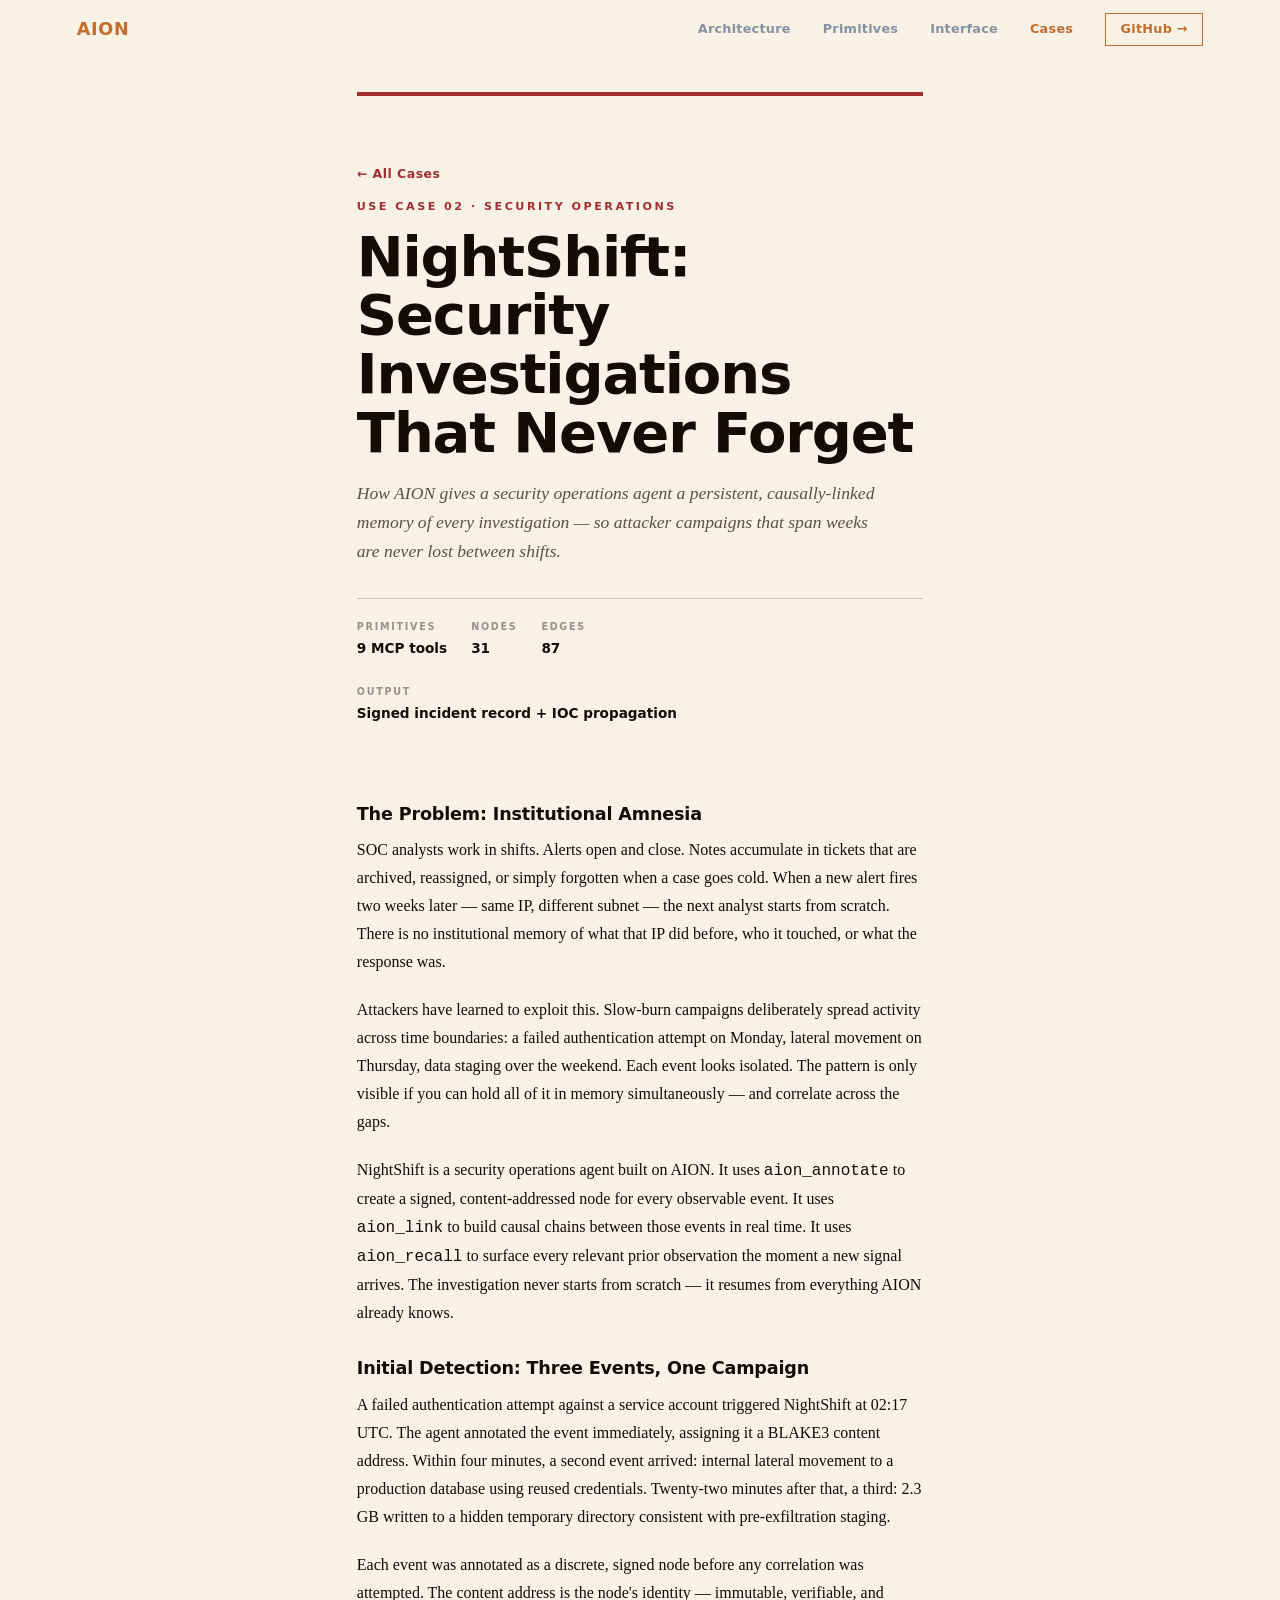
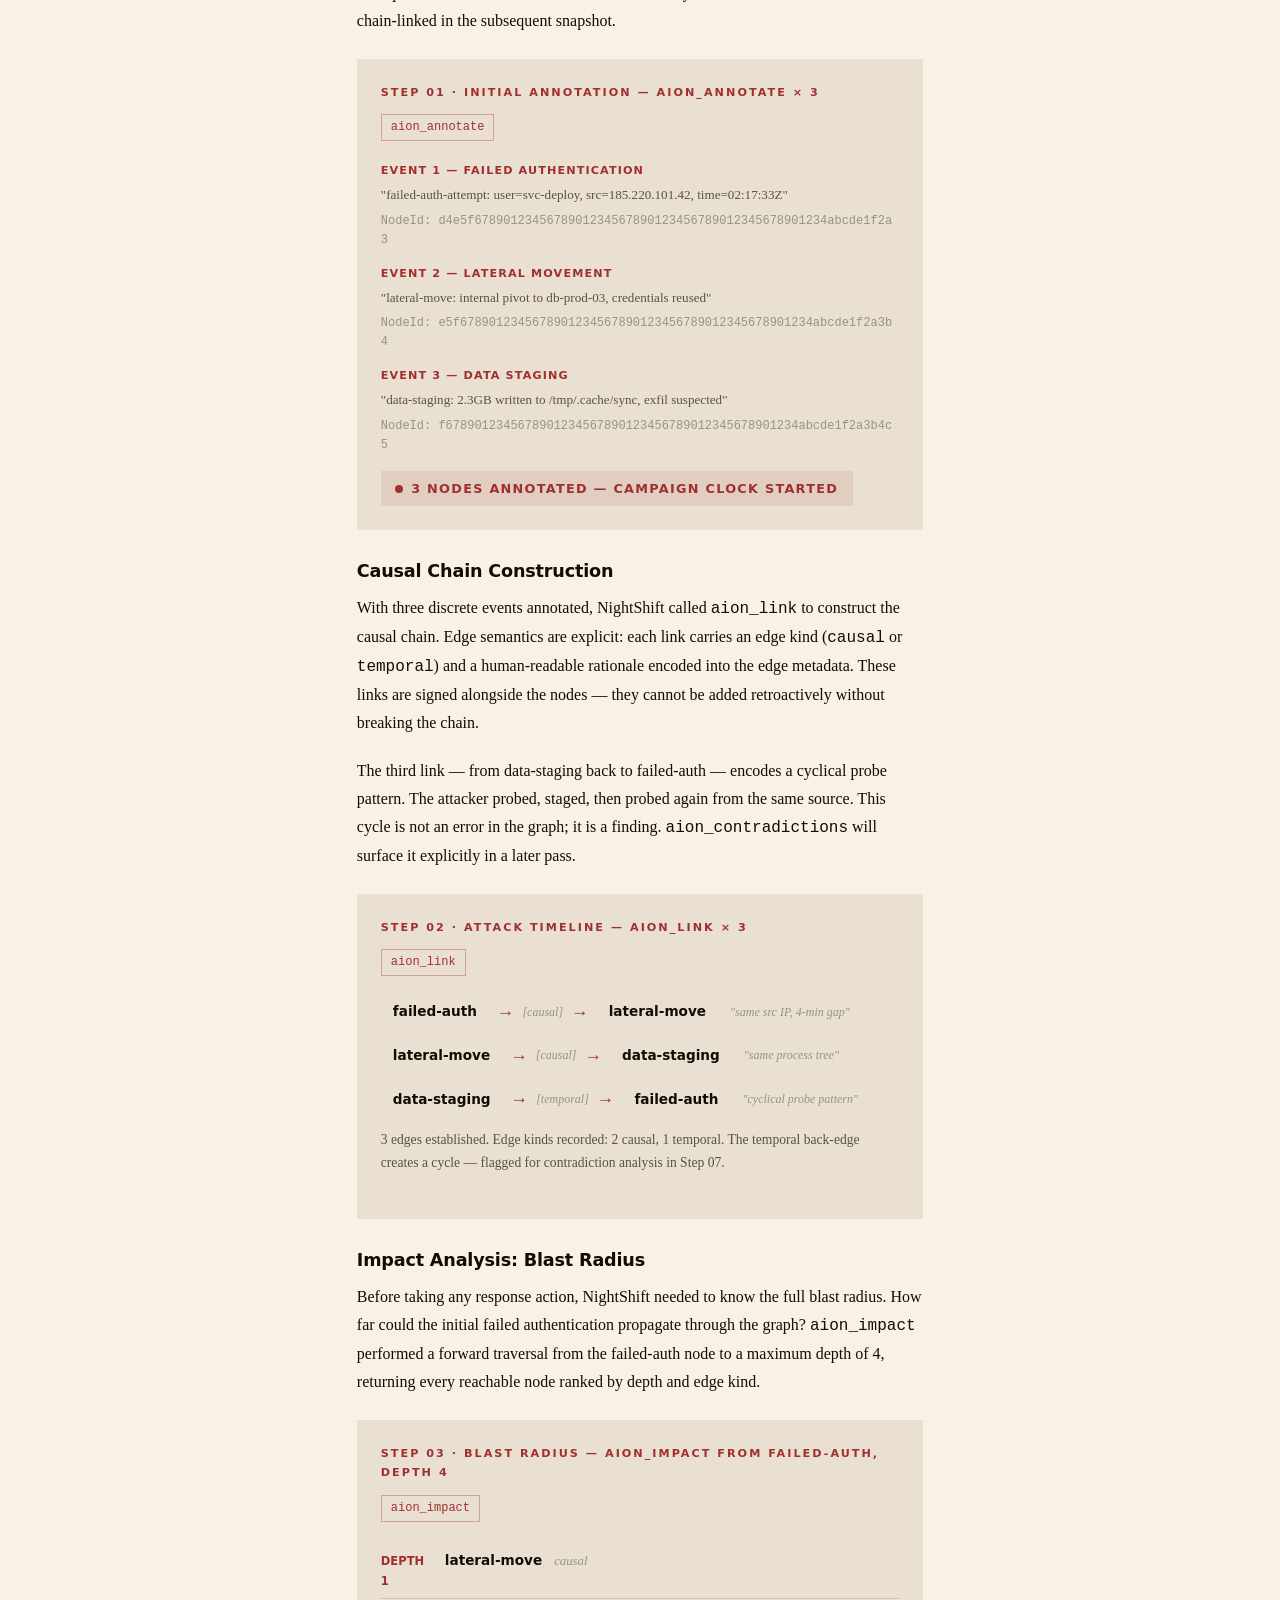
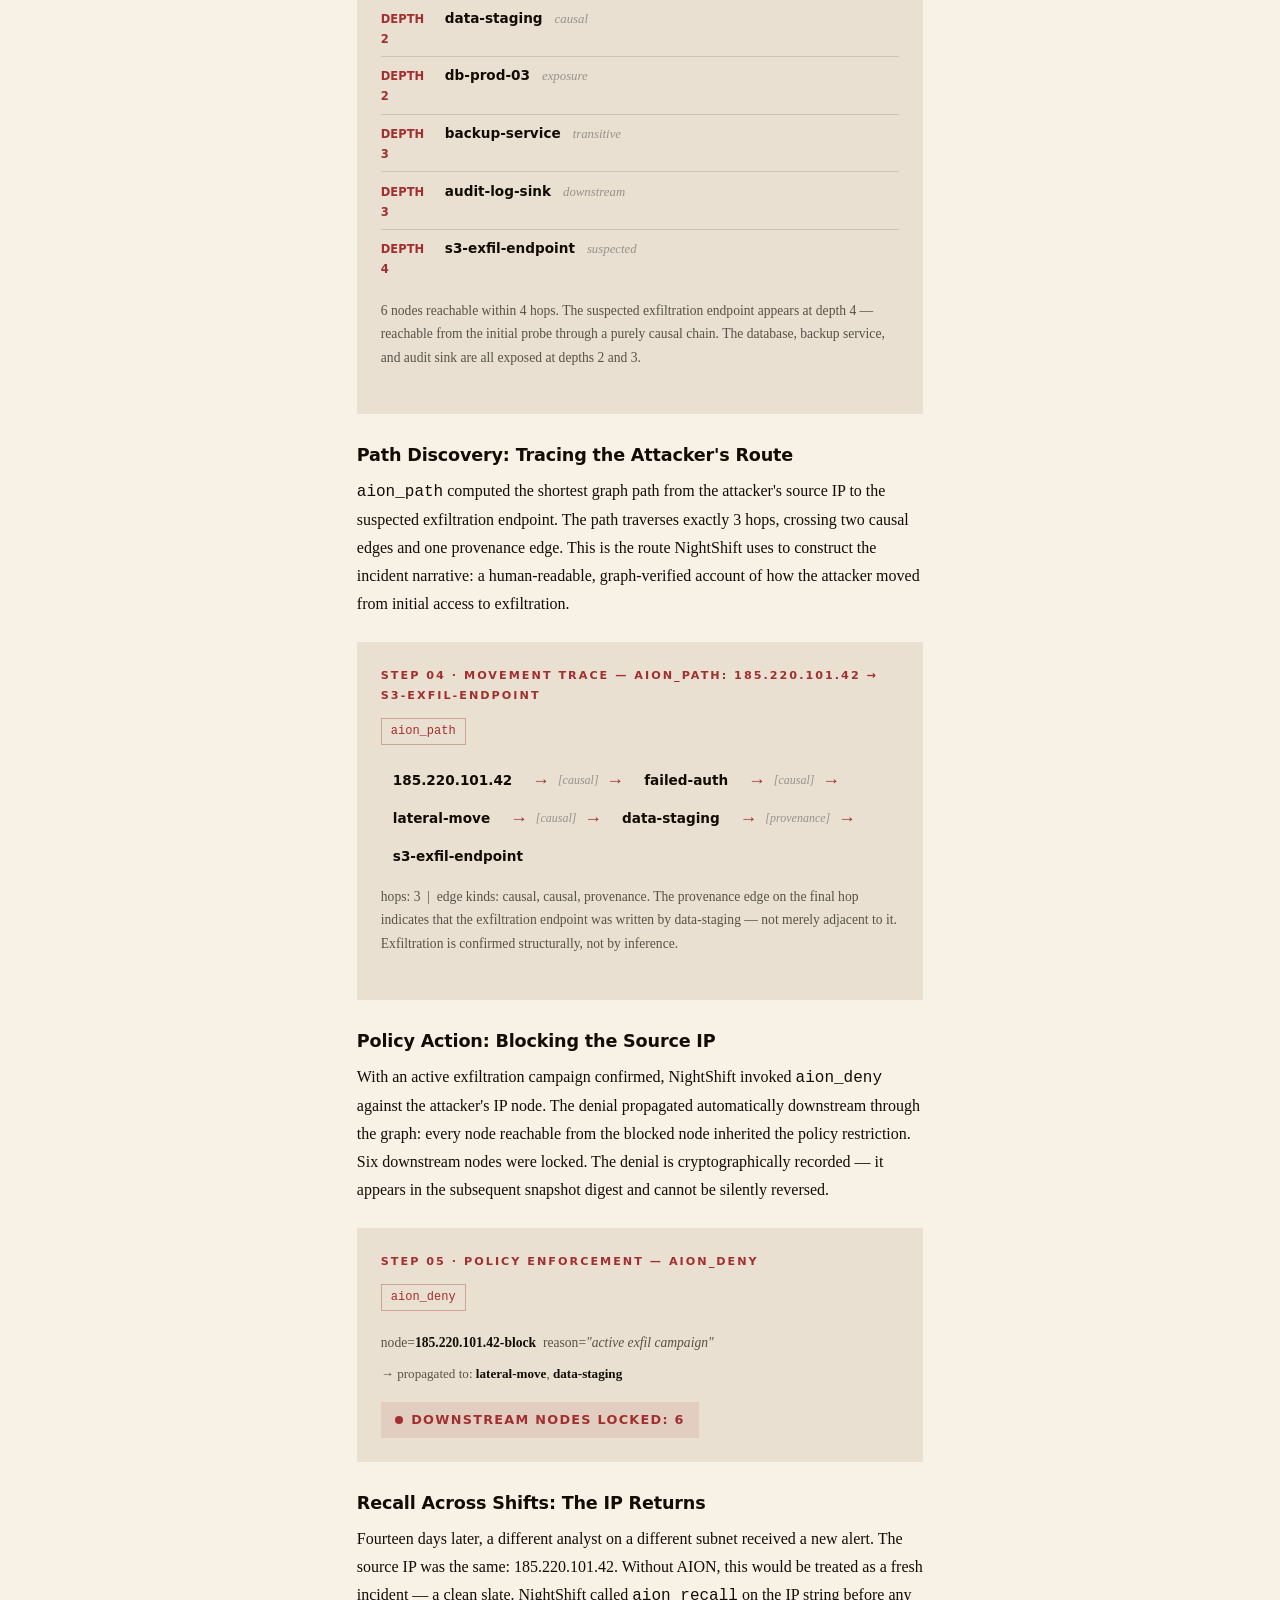
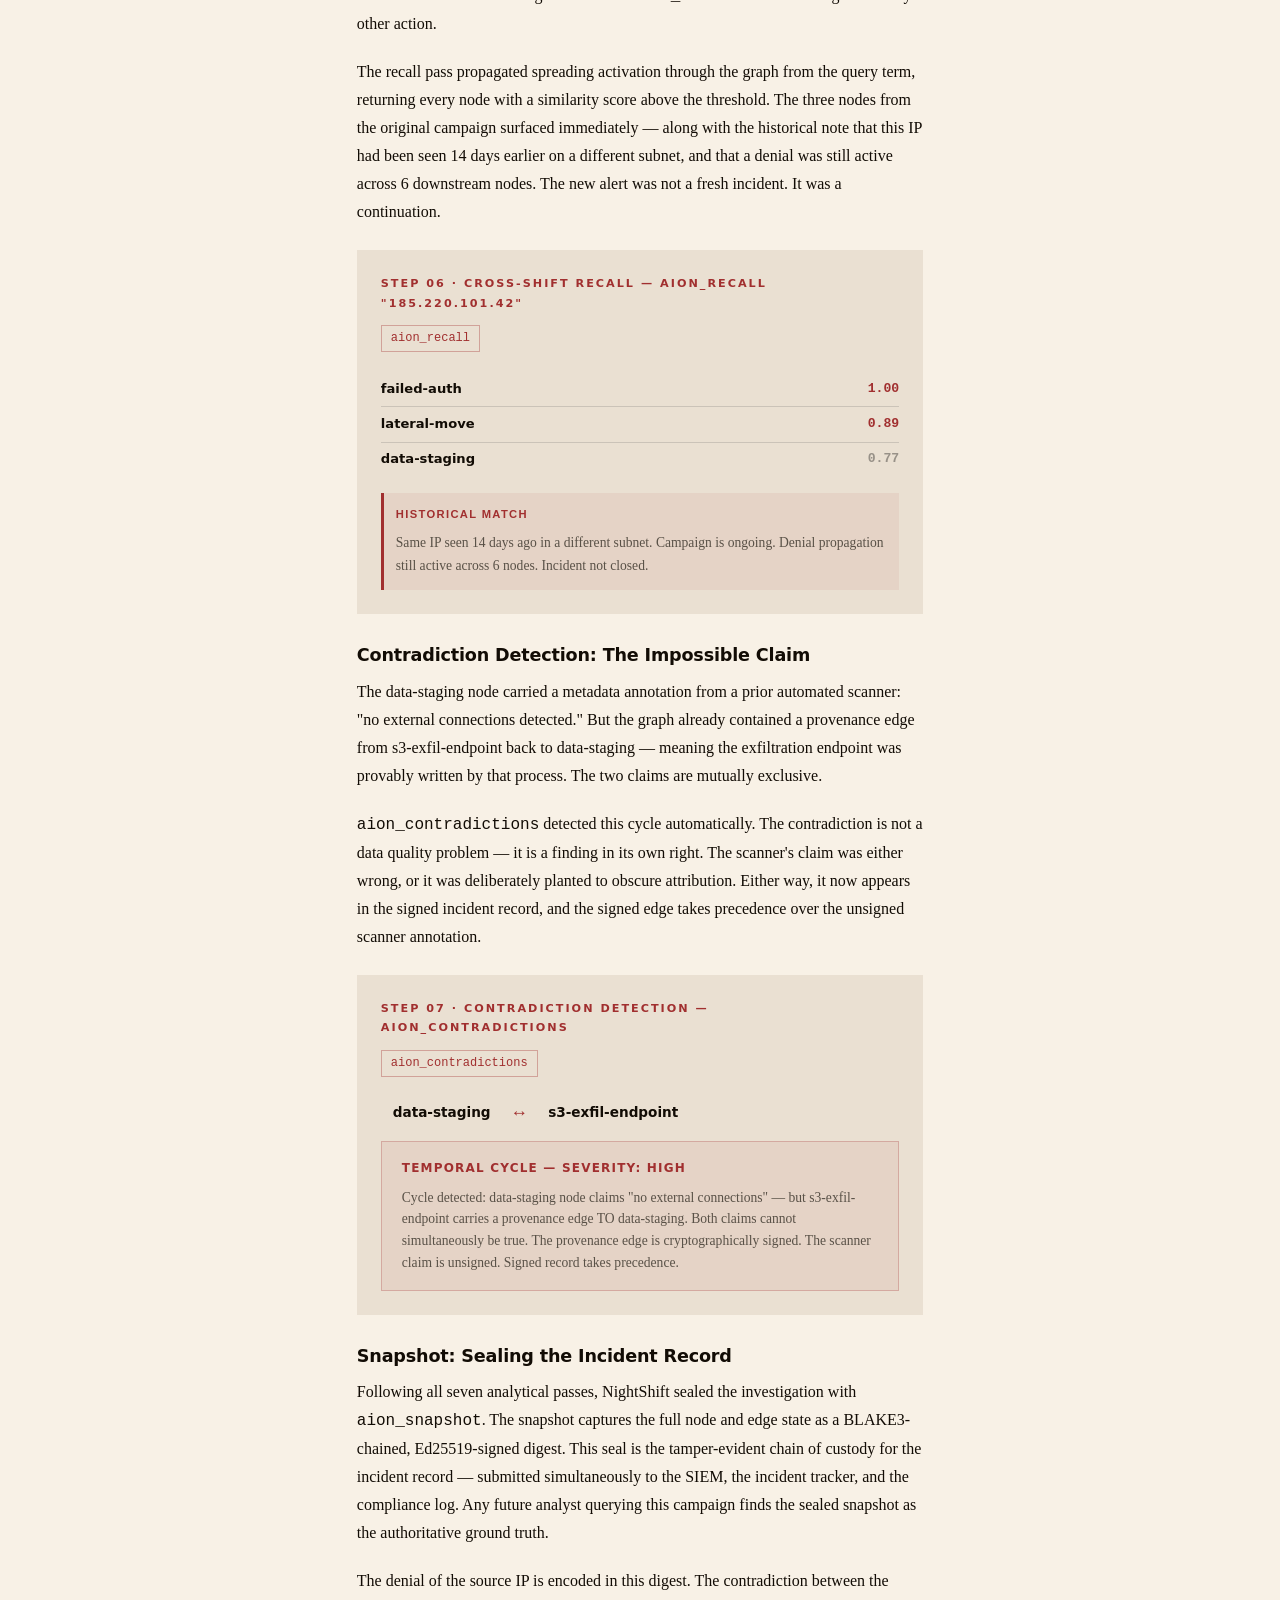
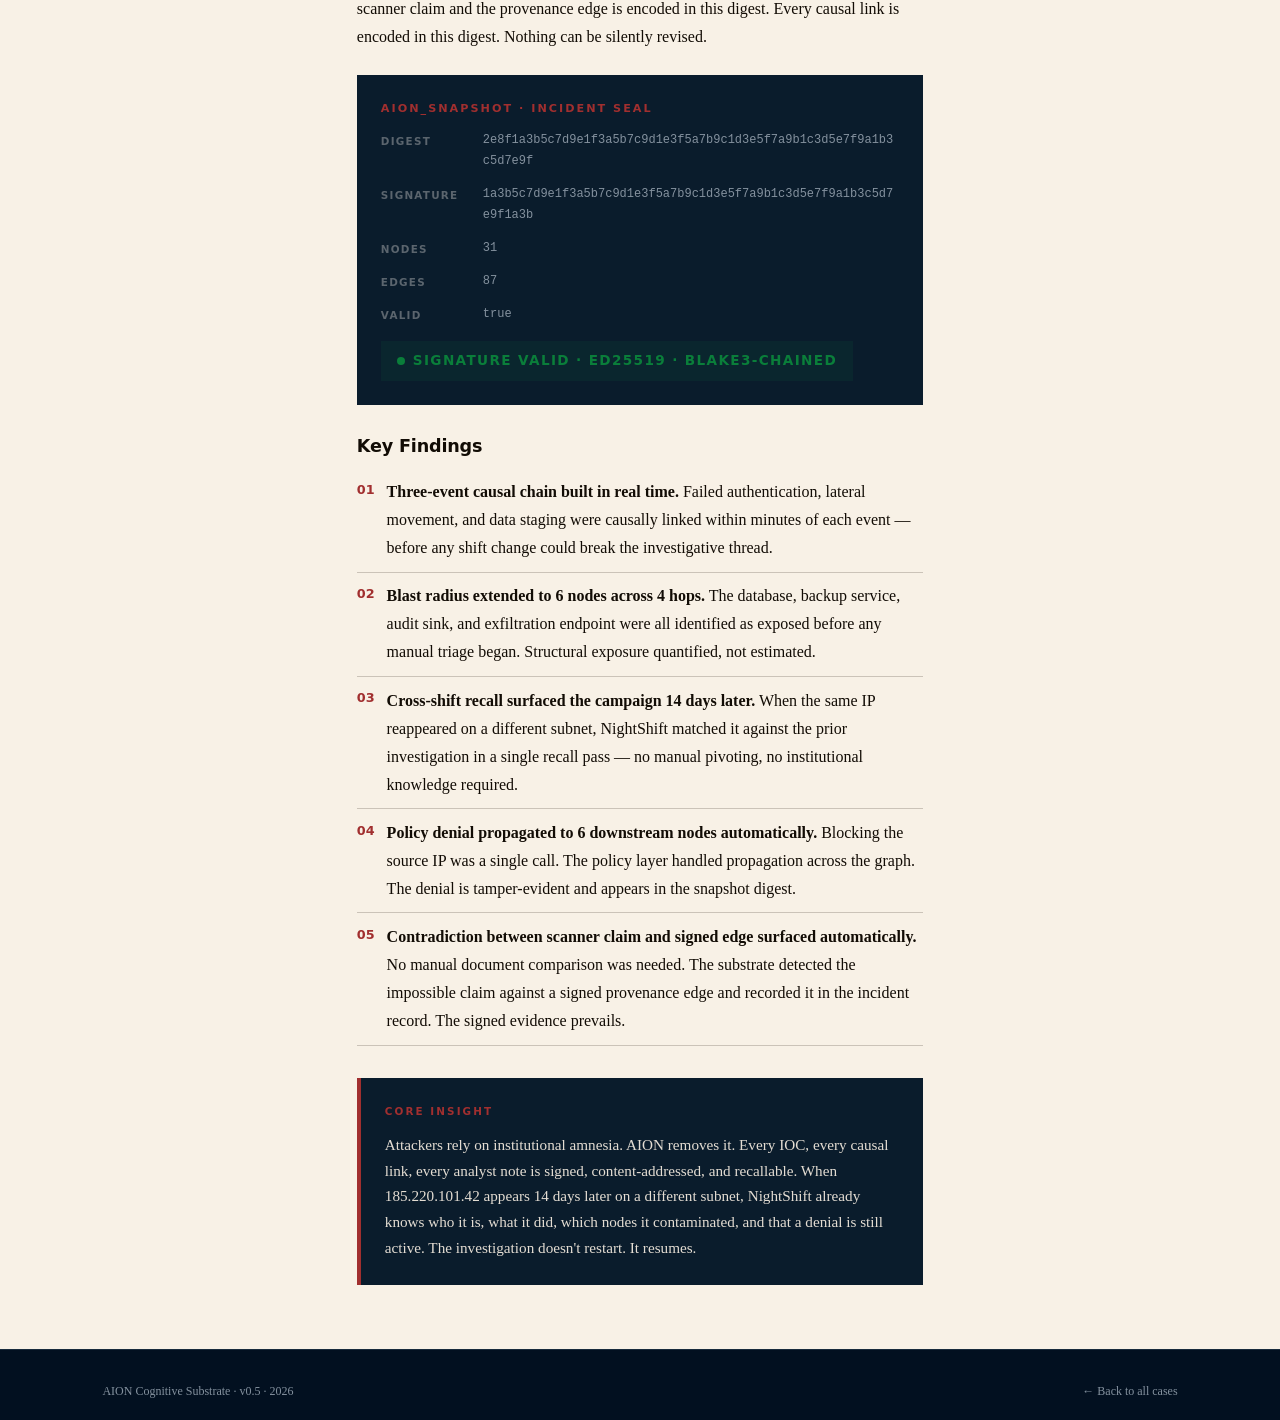
<file: cases/nightshift.html>
<!DOCTYPE html>
<html lang="en">
<head>
  <meta charset="UTF-8">
  <meta name="viewport" content="width=device-width, initial-scale=1.0">
  <title>NightShift: Security Investigations That Never Forget — AION Cognitive Substrate</title>
  <link rel="stylesheet" href="../css/main.css">
  <style>
    .back-link { margin-bottom: 0.75rem; }
    .back-link a {
      font-family: 'Archivo', system-ui, sans-serif;
      font-weight: 600;
      font-size: 0.78rem;
      letter-spacing: 0.04em;
      color: var(--red);
      text-decoration: none;
      transition: opacity 0.2s;
    }
    .back-link a:hover { opacity: 0.75; }
    .article-hero { border-top: 4px solid var(--red); }
    .article-eye { color: var(--red); }
    .article-meta {
      display: flex;
      flex-wrap: wrap;
      gap: 1.5rem;
      margin-top: 2rem;
      padding-top: 1.25rem;
      border-top: 1px solid var(--bdr);
    }
    .meta-item { display: flex; flex-direction: column; gap: 0.25rem; }
    .meta-label {
      font-family: 'Archivo', system-ui, sans-serif;
      font-weight: 700;
      font-size: 0.6rem;
      letter-spacing: 0.18em;
      text-transform: uppercase;
      color: var(--text-3);
    }
    .meta-val {
      font-family: 'Archivo', system-ui, sans-serif;
      font-weight: 700;
      font-size: 0.85rem;
      color: var(--text);
    }
    .prim-chips { display: flex; flex-wrap: wrap; gap: 0.5rem; margin: 0.5rem 0 1.25rem; }
    .pchip {
      font-family: 'JetBrains Mono', 'Fira Code', monospace;
      font-size: 0.75rem;
      padding: 2px 9px;
      background: var(--parchment-2);
      color: var(--blue);
      border: 1px solid var(--bdr);
    }
    .pchip.red {
      color: var(--red);
      border-color: oklch(48% 0.15 25 / 0.35);
    }
    .cl {
      font-family: 'Bitter', Georgia, serif;
      font-size: 0.75rem;
      font-style: italic;
      color: var(--text-3);
    }
    .finding-list { list-style: none; margin: 0; padding: 0; }
    .finding-item { align-items: flex-start; }
    .finding-item .f-num { color: var(--red); }
    .seal-grid { grid-template-columns: 90px 1fr; }
    .result-block.dark-block {
      background: var(--navy-2);
      color: var(--text-lt);
    }
    .result-block.dark-block .result-title { color: var(--red); }
    .result-block.dark-block .seal-val { color: var(--text-lt2); }
    .result-block.dark-block .seal-key { color: oklch(50% 0.02 248); }
    .result-title.red { color: var(--red); }
    .alert-badge {
      display: inline-flex;
      align-items: center;
      gap: 0.5rem;
      background: oklch(48% 0.15 25 / 0.1);
      padding: 0.4rem 0.9rem;
      margin-top: 0.25rem;
    }
    .alert-dot {
      width: 8px; height: 8px;
      border-radius: 50%;
      background: var(--red);
      flex-shrink: 0;
    }
    .alert-text {
      font-family: 'Archivo', system-ui, sans-serif;
      font-weight: 700;
      font-size: 0.8rem;
      text-transform: uppercase;
      letter-spacing: 0.1em;
      color: var(--red);
    }
    .depth-row {
      display: flex;
      gap: 0.75rem;
      padding: 0.45rem 0;
      border-bottom: 1px solid var(--bdr);
      font-size: 0.85rem;
      align-items: baseline;
    }
    .depth-label {
      font-family: 'Archivo', system-ui, sans-serif;
      font-weight: 700;
      font-size: 0.72rem;
      color: var(--red);
      flex-shrink: 0;
      width: 52px;
      padding-top: 0.05rem;
    }
    .depth-node {
      font-family: 'Archivo', system-ui, sans-serif;
      font-weight: 700;
      font-size: 0.85rem;
      color: var(--text);
      flex-shrink: 0;
    }
    .depth-kind {
      font-family: 'Bitter', Georgia, serif;
      font-style: italic;
      font-size: 0.8rem;
      color: var(--text-3);
    }
    .recall-row {
      display: flex;
      justify-content: space-between;
      padding: 0.35rem 0;
      border-bottom: 1px solid var(--bdr);
      font-size: 0.82rem;
    }
    .recall-node {
      font-family: 'Archivo', system-ui, sans-serif;
      font-weight: 700;
      color: var(--text);
    }
    .recall-score {
      font-family: 'JetBrains Mono', 'Fira Code', monospace;
      color: var(--red);
      font-weight: 700;
    }
    .recall-score.dim {
      color: var(--text-3);
    }
    .insight-block {
      background: var(--navy-2);
      padding: 1.5rem;
      margin: 2rem 0;
      border-left: 4px solid var(--red);
    }
    .insight-label {
      font-family: 'Archivo', system-ui, sans-serif;
      font-weight: 700;
      font-size: 0.65rem;
      letter-spacing: 0.2em;
      text-transform: uppercase;
      color: var(--red);
      margin-bottom: 0.75rem;
    }
    .insight-body {
      font-family: 'Bitter', Georgia, serif;
      font-size: 0.95rem;
      color: var(--text-lt);
      line-height: 1.7;
    }
    .site-footer {
      background: var(--navy);
      padding: 2rem max(2rem, 8vw);
      display: flex;
      justify-content: space-between;
      align-items: center;
      border-top: 1px solid var(--bdr-dark);
      flex-wrap: wrap;
      gap: 1rem;
      font-family: 'Bitter', Georgia, serif;
      font-size: 0.75rem;
      color: var(--text-lt2);
    }
    .site-footer a:hover { color: var(--red); }
    .node-tag {
      font-family: 'Archivo', system-ui, sans-serif;
      font-weight: 700;
      font-size: 0.7rem;
      text-transform: uppercase;
      letter-spacing: 0.1em;
      color: var(--red);
      margin-bottom: 0.2rem;
    }
    .node-id-block {
      display: flex;
      flex-direction: column;
      gap: 0.85rem;
      margin: 0.75rem 0;
    }
    .contradict-box {
      background: oklch(48% 0.15 25 / 0.07);
      border: 1px solid oklch(48% 0.15 25 / 0.25);
      padding: 1rem 1.25rem;
      margin-top: 0.75rem;
    }
    .contradict-head {
      font-family: 'Archivo', system-ui, sans-serif;
      font-weight: 700;
      font-size: 0.75rem;
      text-transform: uppercase;
      letter-spacing: 0.1em;
      color: var(--red);
      margin-bottom: 0.5rem;
    }
    .contradict-body {
      font-family: 'Bitter', Georgia, serif;
      font-size: 0.85rem;
      color: var(--text-2);
      line-height: 1.6;
    }
  </style>
</head>
<body>
  <nav class="nav scrolled">
    <a class="nav-logo" href="../">AION</a>
    <button class="nav-toggle" aria-label="Menu"><span></span><span></span><span></span></button>
    <div class="nav-links">
      <a href="../#architecture">Architecture</a>
      <a href="../#primitives">Primitives</a>
      <a href="../#interface">Interface</a>
      <a href="../#cases" class="active">Cases</a>
      <a href="https://github.com/aion-context/aion-fs" class="nav-cta" target="_blank" rel="noopener">GitHub →</a>
    </div>
  </nav>

  <div class="article-page">
    <div class="article-hero">
      <p class="back-link"><a href="../index.html#cases">← All Cases</a></p>
      <p class="article-eye">Use Case 02 · Security Operations</p>
      <h1 class="article-title">NightShift: Security Investigations That Never Forget</h1>
      <p class="article-sub">How AION gives a security operations agent a persistent, causally-linked memory of every investigation — so attacker campaigns that span weeks are never lost between shifts.</p>
      <div class="article-meta">
        <span class="meta-item"><span class="meta-label">Primitives</span><span class="meta-val">9 MCP tools</span></span>
        <span class="meta-item"><span class="meta-label">Nodes</span><span class="meta-val">31</span></span>
        <span class="meta-item"><span class="meta-label">Edges</span><span class="meta-val">87</span></span>
        <span class="meta-item"><span class="meta-label">Output</span><span class="meta-val">Signed incident record + IOC propagation</span></span>
      </div>
    </div>

    <div class="article-body">

      <h3>The Problem: Institutional Amnesia</h3>
      <p data-anim data-delay="1">SOC analysts work in shifts. Alerts open and close. Notes accumulate in tickets that are archived, reassigned, or simply forgotten when a case goes cold. When a new alert fires two weeks later — same IP, different subnet — the next analyst starts from scratch. There is no institutional memory of what that IP did before, who it touched, or what the response was.</p>

      <p data-anim data-delay="2">Attackers have learned to exploit this. Slow-burn campaigns deliberately spread activity across time boundaries: a failed authentication attempt on Monday, lateral movement on Thursday, data staging over the weekend. Each event looks isolated. The pattern is only visible if you can hold all of it in memory simultaneously — and correlate across the gaps.</p>

      <p data-anim data-delay="3">NightShift is a security operations agent built on AION. It uses <code>aion_annotate</code> to create a signed, content-addressed node for every observable event. It uses <code>aion_link</code> to build causal chains between those events in real time. It uses <code>aion_recall</code> to surface every relevant prior observation the moment a new signal arrives. The investigation never starts from scratch — it resumes from everything AION already knows.</p>

      <h3>Initial Detection: Three Events, One Campaign</h3>
      <p data-anim>A failed authentication attempt against a service account triggered NightShift at 02:17 UTC. The agent annotated the event immediately, assigning it a BLAKE3 content address. Within four minutes, a second event arrived: internal lateral movement to a production database using reused credentials. Twenty-two minutes after that, a third: 2.3 GB written to a hidden temporary directory consistent with pre-exfiltration staging.</p>

      <p data-anim data-delay="1">Each event was annotated as a discrete, signed node before any correlation was attempted. The content address is the node's identity — immutable, verifiable, and chain-linked in the subsequent snapshot.</p>

      <div class="result-block" data-anim data-delay="2">
        <div class="result-title red">Step 01 · Initial Annotation — aion_annotate × 3</div>
        <div class="prim-chips">
          <span class="pchip red">aion_annotate</span>
        </div>
        <div class="node-id-block">
          <div>
            <div class="node-tag">Event 1 — Failed Authentication</div>
            <div style="font-family:'Bitter',Georgia,serif;font-size:0.82rem;color:var(--text-2);margin-bottom:0.3rem;">"failed-auth-attempt: user=svc-deploy, src=185.220.101.42, time=02:17:33Z"</div>
            <div class="hash">NodeId: d4e5f6789012345678901234567890123456789012345678901234abcde1f2a3</div>
          </div>
          <div>
            <div class="node-tag">Event 2 — Lateral Movement</div>
            <div style="font-family:'Bitter',Georgia,serif;font-size:0.82rem;color:var(--text-2);margin-bottom:0.3rem;">"lateral-move: internal pivot to db-prod-03, credentials reused"</div>
            <div class="hash">NodeId: e5f6789012345678901234567890123456789012345678901234abcde1f2a3b4</div>
          </div>
          <div>
            <div class="node-tag">Event 3 — Data Staging</div>
            <div style="font-family:'Bitter',Georgia,serif;font-size:0.82rem;color:var(--text-2);margin-bottom:0.3rem;">"data-staging: 2.3GB written to /tmp/.cache/sync, exfil suspected"</div>
            <div class="hash">NodeId: f6789012345678901234567890123456789012345678901234abcde1f2a3b4c5</div>
          </div>
        </div>
        <div class="alert-badge">
          <span class="alert-dot"></span>
          <span class="alert-text">3 nodes annotated — campaign clock started</span>
        </div>
      </div>

      <h3>Causal Chain Construction</h3>
      <p data-anim>With three discrete events annotated, NightShift called <code>aion_link</code> to construct the causal chain. Edge semantics are explicit: each link carries an edge kind (<code>causal</code> or <code>temporal</code>) and a human-readable rationale encoded into the edge metadata. These links are signed alongside the nodes — they cannot be added retroactively without breaking the chain.</p>

      <p data-anim data-delay="1">The third link — from data-staging back to failed-auth — encodes a cyclical probe pattern. The attacker probed, staged, then probed again from the same source. This cycle is not an error in the graph; it is a finding. <code>aion_contradictions</code> will surface it explicitly in a later pass.</p>

      <div class="result-block" data-anim data-delay="2">
        <div class="result-title red">Step 02 · Attack Timeline — aion_link × 3</div>
        <div class="prim-chips">
          <span class="pchip red">aion_link</span>
        </div>
        <div class="chain" style="margin-bottom: 0.75rem;">
          <span class="cn">failed-auth</span>
          <span class="ca" style="color:var(--red);">→</span>
          <span class="cl">[causal]</span>
          <span class="ca" style="color:var(--red);">→</span>
          <span class="cn">lateral-move</span>
          <span class="cl" style="margin-left:0.25rem;">"same src IP, 4-min gap"</span>
        </div>
        <div class="chain" style="margin-bottom: 0.75rem;">
          <span class="cn">lateral-move</span>
          <span class="ca" style="color:var(--red);">→</span>
          <span class="cl">[causal]</span>
          <span class="ca" style="color:var(--red);">→</span>
          <span class="cn">data-staging</span>
          <span class="cl" style="margin-left:0.25rem;">"same process tree"</span>
        </div>
        <div class="chain">
          <span class="cn">data-staging</span>
          <span class="ca" style="color:var(--red);">→</span>
          <span class="cl">[temporal]</span>
          <span class="ca" style="color:var(--red);">→</span>
          <span class="cn">failed-auth</span>
          <span class="cl" style="margin-left:0.25rem;">"cyclical probe pattern"</span>
        </div>
        <p style="margin-top:0.75rem;font-size:0.85rem;color:var(--text-2);">3 edges established. Edge kinds recorded: 2 causal, 1 temporal. The temporal back-edge creates a cycle — flagged for contradiction analysis in Step 07.</p>
      </div>

      <h3>Impact Analysis: Blast Radius</h3>
      <p data-anim>Before taking any response action, NightShift needed to know the full blast radius. How far could the initial failed authentication propagate through the graph? <code>aion_impact</code> performed a forward traversal from the failed-auth node to a maximum depth of 4, returning every reachable node ranked by depth and edge kind.</p>

      <div class="result-block" data-anim data-delay="1">
        <div class="result-title red">Step 03 · Blast Radius — aion_impact from failed-auth, depth 4</div>
        <div class="prim-chips">
          <span class="pchip red">aion_impact</span>
        </div>
        <div class="depth-row">
          <span class="depth-label">DEPTH 1</span>
          <span class="depth-node">lateral-move</span>
          <span class="depth-kind">causal</span>
        </div>
        <div class="depth-row">
          <span class="depth-label">DEPTH 2</span>
          <span class="depth-node">data-staging</span>
          <span class="depth-kind">causal</span>
        </div>
        <div class="depth-row">
          <span class="depth-label">DEPTH 2</span>
          <span class="depth-node">db-prod-03</span>
          <span class="depth-kind">exposure</span>
        </div>
        <div class="depth-row">
          <span class="depth-label">DEPTH 3</span>
          <span class="depth-node">backup-service</span>
          <span class="depth-kind">transitive</span>
        </div>
        <div class="depth-row">
          <span class="depth-label">DEPTH 3</span>
          <span class="depth-node">audit-log-sink</span>
          <span class="depth-kind">downstream</span>
        </div>
        <div class="depth-row" style="border-bottom:none;">
          <span class="depth-label">DEPTH 4</span>
          <span class="depth-node cn-red">s3-exfil-endpoint</span>
          <span class="depth-kind">suspected</span>
        </div>
        <p style="margin-top:0.75rem;font-size:0.85rem;color:var(--text-2);">6 nodes reachable within 4 hops. The suspected exfiltration endpoint appears at depth 4 — reachable from the initial probe through a purely causal chain. The database, backup service, and audit sink are all exposed at depths 2 and 3.</p>
      </div>

      <h3>Path Discovery: Tracing the Attacker's Route</h3>
      <p data-anim><code>aion_path</code> computed the shortest graph path from the attacker's source IP to the suspected exfiltration endpoint. The path traverses exactly 3 hops, crossing two causal edges and one provenance edge. This is the route NightShift uses to construct the incident narrative: a human-readable, graph-verified account of how the attacker moved from initial access to exfiltration.</p>

      <div class="result-block" data-anim data-delay="1">
        <div class="result-title red">Step 04 · Movement Trace — aion_path: 185.220.101.42 → s3-exfil-endpoint</div>
        <div class="prim-chips">
          <span class="pchip red">aion_path</span>
        </div>
        <div class="chain" style="flex-wrap:wrap; gap:0.4rem 0.5rem;">
          <span class="cn">185.220.101.42</span>
          <span class="ca" style="color:var(--red);">→</span>
          <span class="cl">[causal]</span>
          <span class="ca" style="color:var(--red);">→</span>
          <span class="cn">failed-auth</span>
          <span class="ca" style="color:var(--red);">→</span>
          <span class="cl">[causal]</span>
          <span class="ca" style="color:var(--red);">→</span>
          <span class="cn">lateral-move</span>
          <span class="ca" style="color:var(--red);">→</span>
          <span class="cl">[causal]</span>
          <span class="ca" style="color:var(--red);">→</span>
          <span class="cn">data-staging</span>
          <span class="ca" style="color:var(--red);">→</span>
          <span class="cl">[provenance]</span>
          <span class="ca" style="color:var(--red);">→</span>
          <span class="cn cn-red">s3-exfil-endpoint</span>
        </div>
        <p style="margin-top:0.75rem;font-size:0.85rem;color:var(--text-2);">hops: 3 &nbsp;|&nbsp; edge kinds: causal, causal, provenance. The provenance edge on the final hop indicates that the exfiltration endpoint was written by data-staging — not merely adjacent to it. Exfiltration is confirmed structurally, not by inference.</p>
      </div>

      <h3>Policy Action: Blocking the Source IP</h3>
      <p data-anim>With an active exfiltration campaign confirmed, NightShift invoked <code>aion_deny</code> against the attacker's IP node. The denial propagated automatically downstream through the graph: every node reachable from the blocked node inherited the policy restriction. Six downstream nodes were locked. The denial is cryptographically recorded — it appears in the subsequent snapshot digest and cannot be silently reversed.</p>

      <div class="result-block" data-anim data-delay="1">
        <div class="result-title red">Step 05 · Policy Enforcement — aion_deny</div>
        <div class="prim-chips">
          <span class="pchip red">aion_deny</span>
        </div>
        <div style="font-family:'Bitter',Georgia,serif;font-size:0.85rem;color:var(--text-2);margin-bottom:0.5rem;">
          node=<strong style="color:var(--text);">185.220.101.42-block</strong>&ensp;reason=<em>"active exfil campaign"</em>
        </div>
        <div style="font-size:0.82rem;color:var(--text-2);margin-bottom:0.3rem;">→ propagated to: <strong style="color:var(--text);">lateral-move</strong>, <strong style="color:var(--text);">data-staging</strong></div>
        <div class="alert-badge" style="margin-top:0.75rem;">
          <span class="alert-dot"></span>
          <span class="alert-text">downstream nodes locked: 6</span>
        </div>
      </div>

      <h3>Recall Across Shifts: The IP Returns</h3>
      <p data-anim>Fourteen days later, a different analyst on a different subnet received a new alert. The source IP was the same: 185.220.101.42. Without AION, this would be treated as a fresh incident — a clean slate. NightShift called <code>aion_recall</code> on the IP string before any other action.</p>

      <p data-anim data-delay="1">The recall pass propagated spreading activation through the graph from the query term, returning every node with a similarity score above the threshold. The three nodes from the original campaign surfaced immediately — along with the historical note that this IP had been seen 14 days earlier on a different subnet, and that a denial was still active across 6 downstream nodes. The new alert was not a fresh incident. It was a continuation.</p>

      <div class="result-block" data-anim data-delay="2">
        <div class="result-title red">Step 06 · Cross-Shift Recall — aion_recall "185.220.101.42"</div>
        <div class="prim-chips">
          <span class="pchip red">aion_recall</span>
        </div>
        <div class="recall-row">
          <span class="recall-node">failed-auth</span>
          <span class="recall-score">1.00</span>
        </div>
        <div class="recall-row">
          <span class="recall-node">lateral-move</span>
          <span class="recall-score">0.89</span>
        </div>
        <div class="recall-row" style="border-bottom:none;">
          <span class="recall-node">data-staging</span>
          <span class="recall-score dim">0.77</span>
        </div>
        <div style="margin-top:1rem;padding:0.75rem;background:oklch(48% 0.15 25 / 0.07);border-left:3px solid var(--red);">
          <div style="font-family:'Archivo',sans-serif;font-weight:700;font-size:0.7rem;letter-spacing:0.12em;text-transform:uppercase;color:var(--red);margin-bottom:0.4rem;">Historical Match</div>
          <div style="font-family:'Bitter',Georgia,serif;font-size:0.85rem;color:var(--text-2);">Same IP seen 14 days ago in a different subnet. Campaign is ongoing. Denial propagation still active across 6 nodes. Incident not closed.</div>
        </div>
      </div>

      <h3>Contradiction Detection: The Impossible Claim</h3>
      <p data-anim>The data-staging node carried a metadata annotation from a prior automated scanner: "no external connections detected." But the graph already contained a provenance edge from s3-exfil-endpoint back to data-staging — meaning the exfiltration endpoint was provably written by that process. The two claims are mutually exclusive.</p>

      <p data-anim data-delay="1"><code>aion_contradictions</code> detected this cycle automatically. The contradiction is not a data quality problem — it is a finding in its own right. The scanner's claim was either wrong, or it was deliberately planted to obscure attribution. Either way, it now appears in the signed incident record, and the signed edge takes precedence over the unsigned scanner annotation.</p>

      <div class="result-block" data-anim data-delay="2">
        <div class="result-title red">Step 07 · Contradiction Detection — aion_contradictions</div>
        <div class="prim-chips">
          <span class="pchip red">aion_contradictions</span>
        </div>
        <div class="chain" style="margin-bottom:0.75rem;">
          <span class="cn">data-staging</span>
          <span class="ca" style="color:var(--red);">↔</span>
          <span class="cn">s3-exfil-endpoint</span>
        </div>
        <div class="contradict-box">
          <div class="contradict-head">Temporal Cycle — Severity: High</div>
          <div class="contradict-body">Cycle detected: data-staging node claims "no external connections" — but s3-exfil-endpoint carries a provenance edge TO data-staging. Both claims cannot simultaneously be true. The provenance edge is cryptographically signed. The scanner claim is unsigned. Signed record takes precedence.</div>
        </div>
      </div>

      <h3>Snapshot: Sealing the Incident Record</h3>
      <p data-anim>Following all seven analytical passes, NightShift sealed the investigation with <code>aion_snapshot</code>. The snapshot captures the full node and edge state as a BLAKE3-chained, Ed25519-signed digest. This seal is the tamper-evident chain of custody for the incident record — submitted simultaneously to the SIEM, the incident tracker, and the compliance log. Any future analyst querying this campaign finds the sealed snapshot as the authoritative ground truth.</p>

      <p data-anim data-delay="1">The denial of the source IP is encoded in this digest. The contradiction between the scanner claim and the provenance edge is encoded in this digest. Every causal link is encoded in this digest. Nothing can be silently revised.</p>

      <div class="result-block dark-block" data-anim data-delay="2">
        <div class="result-title">aion_snapshot · Incident Seal</div>
        <div class="seal-grid">
          <span class="seal-key">Digest</span>
          <span class="seal-val">2e8f1a3b5c7d9e1f3a5b7c9d1e3f5a7b9c1d3e5f7a9b1c3d5e7f9a1b3c5d7e9f</span>
          <span class="seal-key">Signature</span>
          <span class="seal-val">1a3b5c7d9e1f3a5b7c9d1e3f5a7b9c1d3e5f7a9b1c3d5e7f9a1b3c5d7e9f1a3b</span>
          <span class="seal-key">Nodes</span>
          <span class="seal-val">31</span>
          <span class="seal-key">Edges</span>
          <span class="seal-val">87</span>
          <span class="seal-key">Valid</span>
          <span class="seal-val">true</span>
        </div>
        <div class="valid-badge" style="margin-top:1rem;">
          <span class="valid-dot"></span>
          <span class="valid-text">Signature valid · Ed25519 · BLAKE3-chained</span>
        </div>
      </div>

      <h3>Key Findings</h3>
      <ul class="finding-list" data-anim>
        <li class="finding-item">
          <span class="f-num">01</span>
          <span><strong>Three-event causal chain built in real time.</strong> Failed authentication, lateral movement, and data staging were causally linked within minutes of each event — before any shift change could break the investigative thread.</span>
        </li>
        <li class="finding-item">
          <span class="f-num">02</span>
          <span><strong>Blast radius extended to 6 nodes across 4 hops.</strong> The database, backup service, audit sink, and exfiltration endpoint were all identified as exposed before any manual triage began. Structural exposure quantified, not estimated.</span>
        </li>
        <li class="finding-item">
          <span class="f-num">03</span>
          <span><strong>Cross-shift recall surfaced the campaign 14 days later.</strong> When the same IP reappeared on a different subnet, NightShift matched it against the prior investigation in a single recall pass — no manual pivoting, no institutional knowledge required.</span>
        </li>
        <li class="finding-item">
          <span class="f-num">04</span>
          <span><strong>Policy denial propagated to 6 downstream nodes automatically.</strong> Blocking the source IP was a single call. The policy layer handled propagation across the graph. The denial is tamper-evident and appears in the snapshot digest.</span>
        </li>
        <li class="finding-item">
          <span class="f-num">05</span>
          <span><strong>Contradiction between scanner claim and signed edge surfaced automatically.</strong> No manual document comparison was needed. The substrate detected the impossible claim against a signed provenance edge and recorded it in the incident record. The signed evidence prevails.</span>
        </li>
      </ul>

      <div class="insight-block" data-anim>
        <div class="insight-label">Core Insight</div>
        <div class="insight-body">Attackers rely on institutional amnesia. AION removes it. Every IOC, every causal link, every analyst note is signed, content-addressed, and recallable. When 185.220.101.42 appears 14 days later on a different subnet, NightShift already knows who it is, what it did, which nodes it contaminated, and that a denial is still active. The investigation doesn't restart. It resumes.</div>
      </div>

    </div>
  </div>

  <footer class="site-footer">
    <span>AION Cognitive Substrate · v0.5 · 2026</span>
    <a href="../index.html#cases" style="color:inherit;">← Back to all cases</a>
  </footer>
  <script src="../js/main.js"></script>
</body>
</html>
</file>
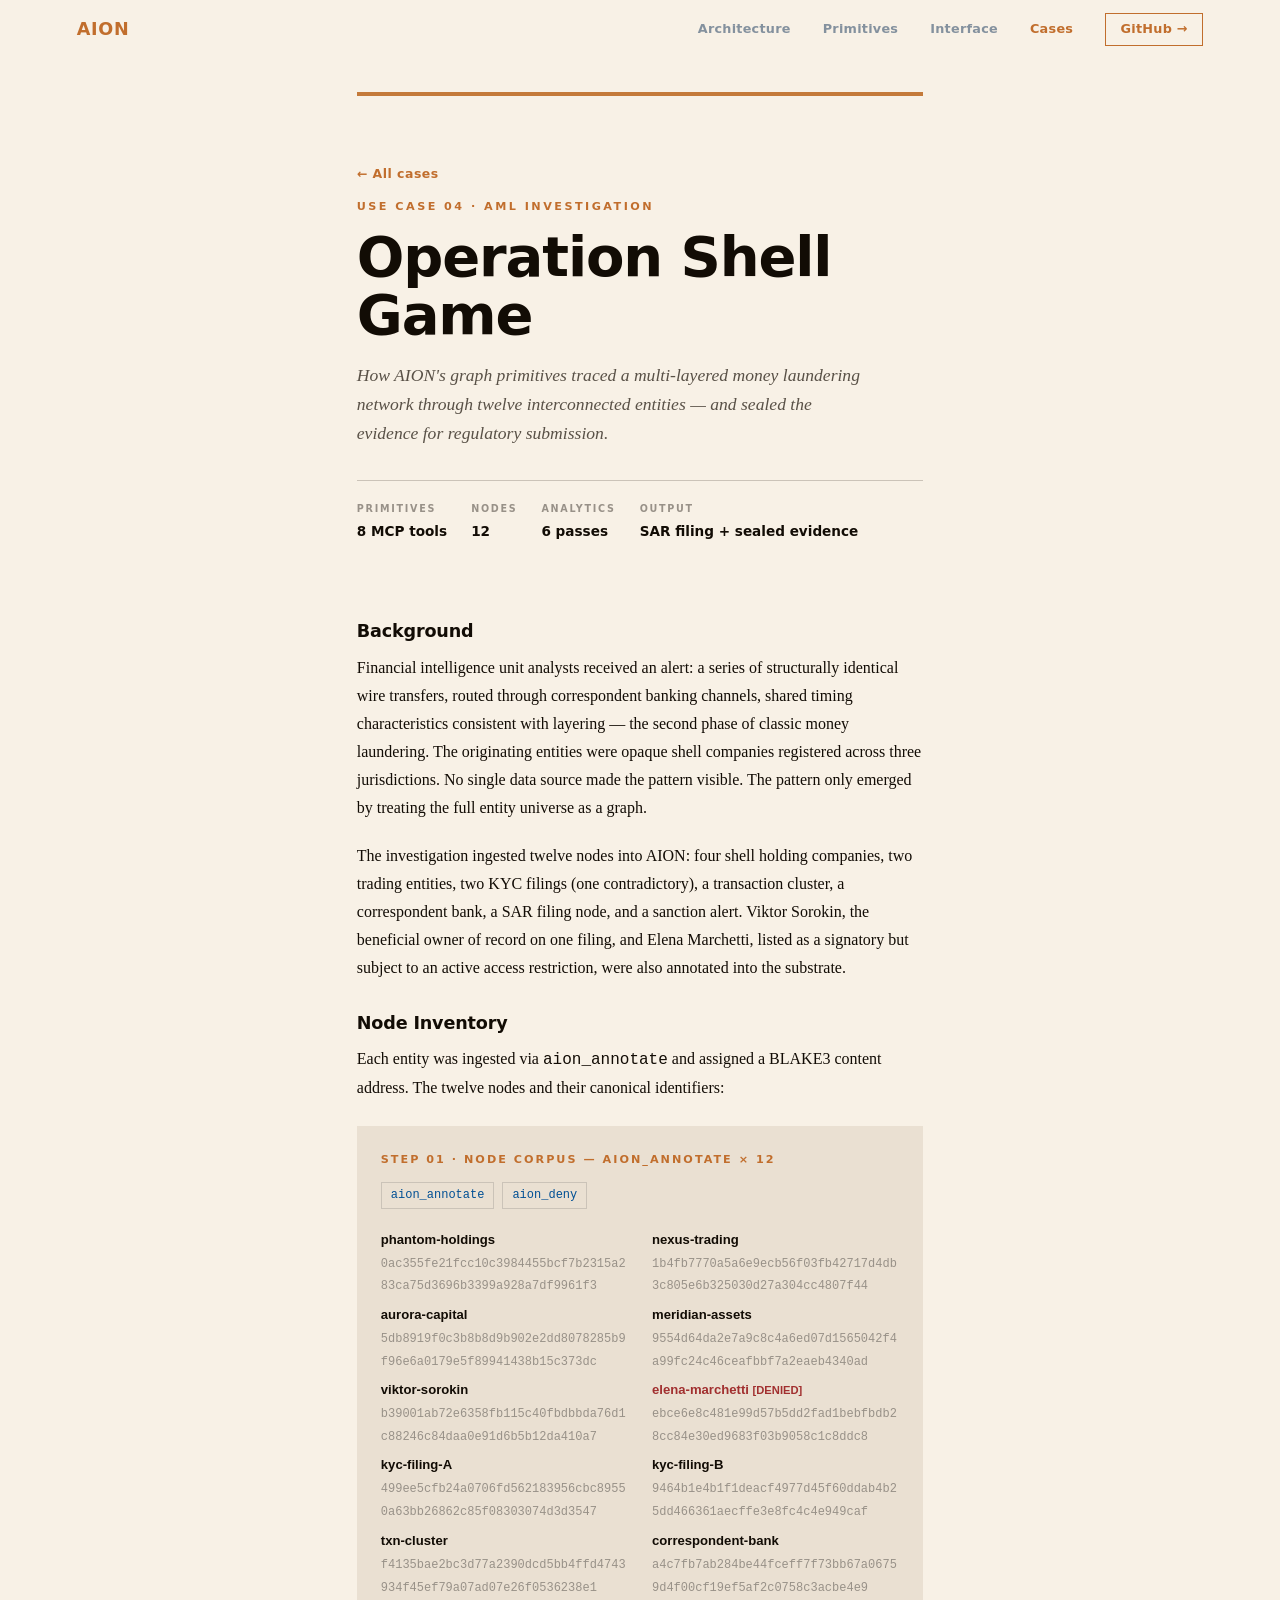
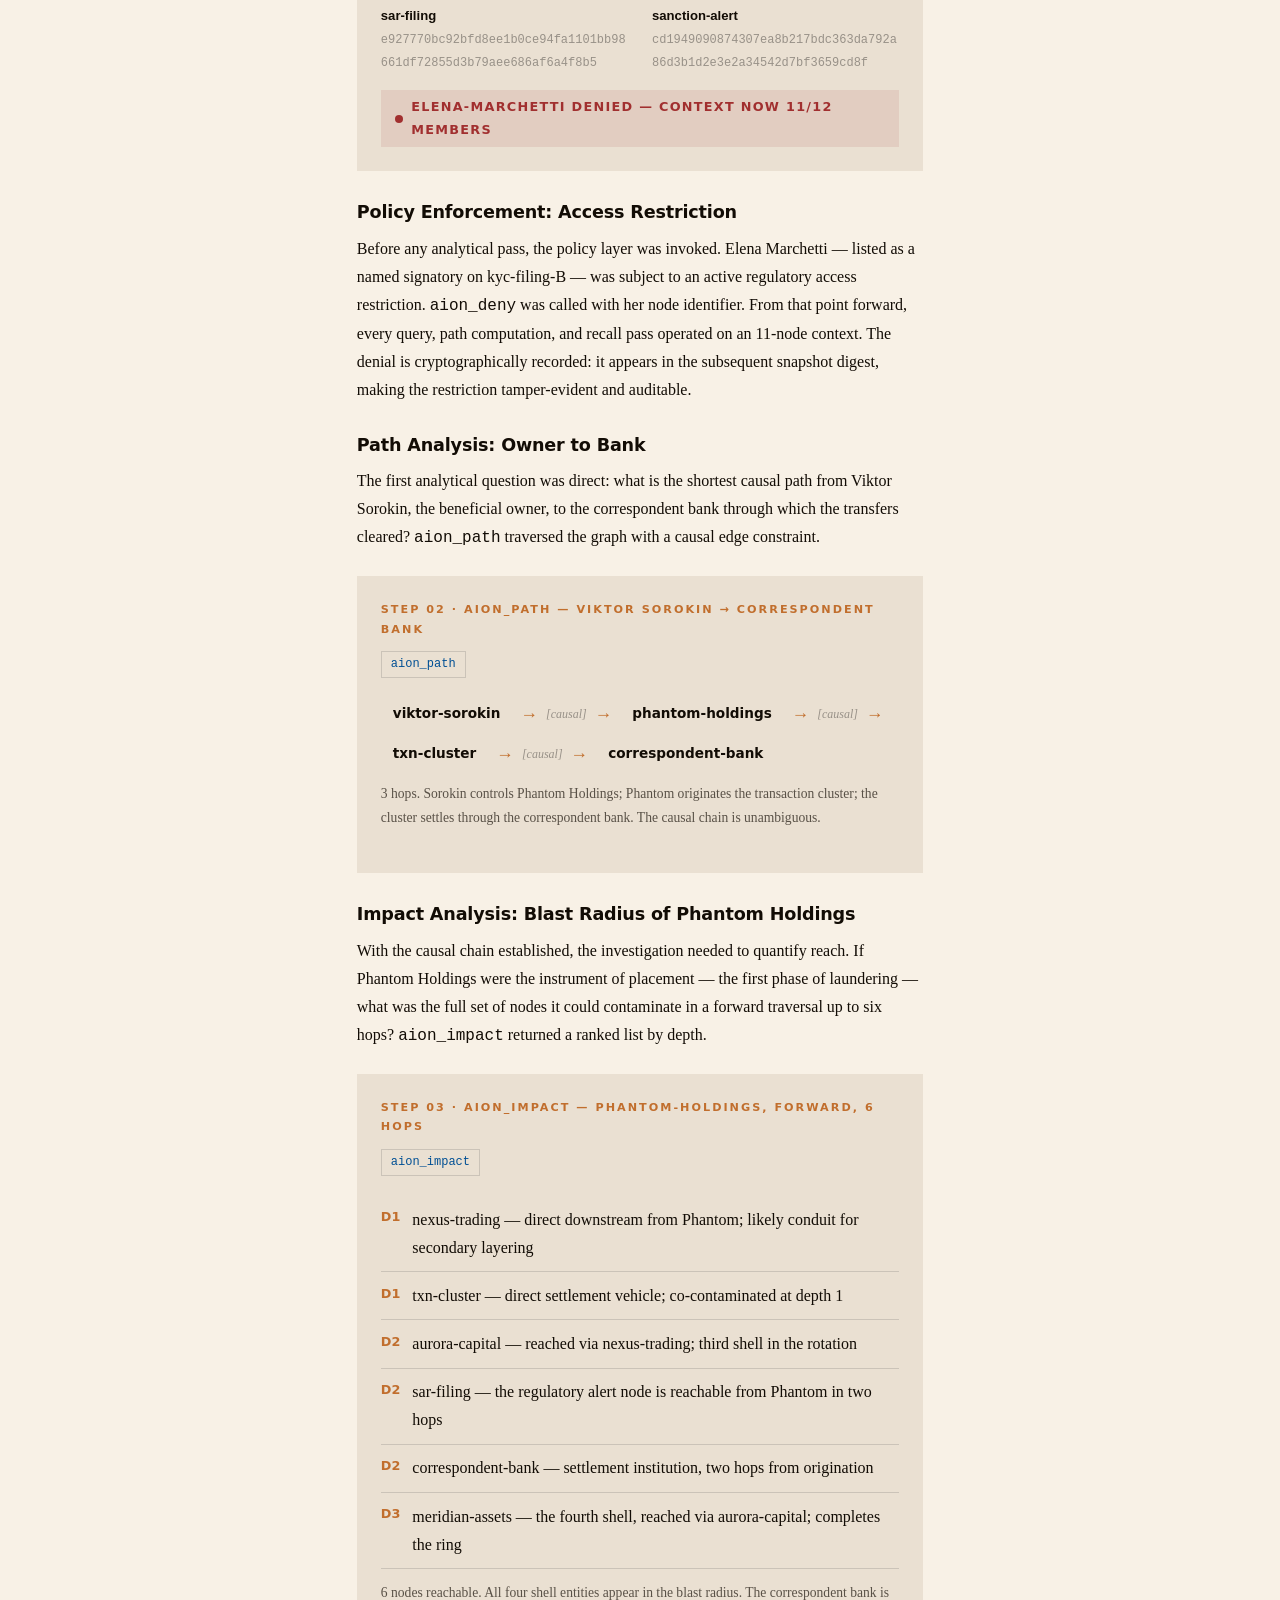
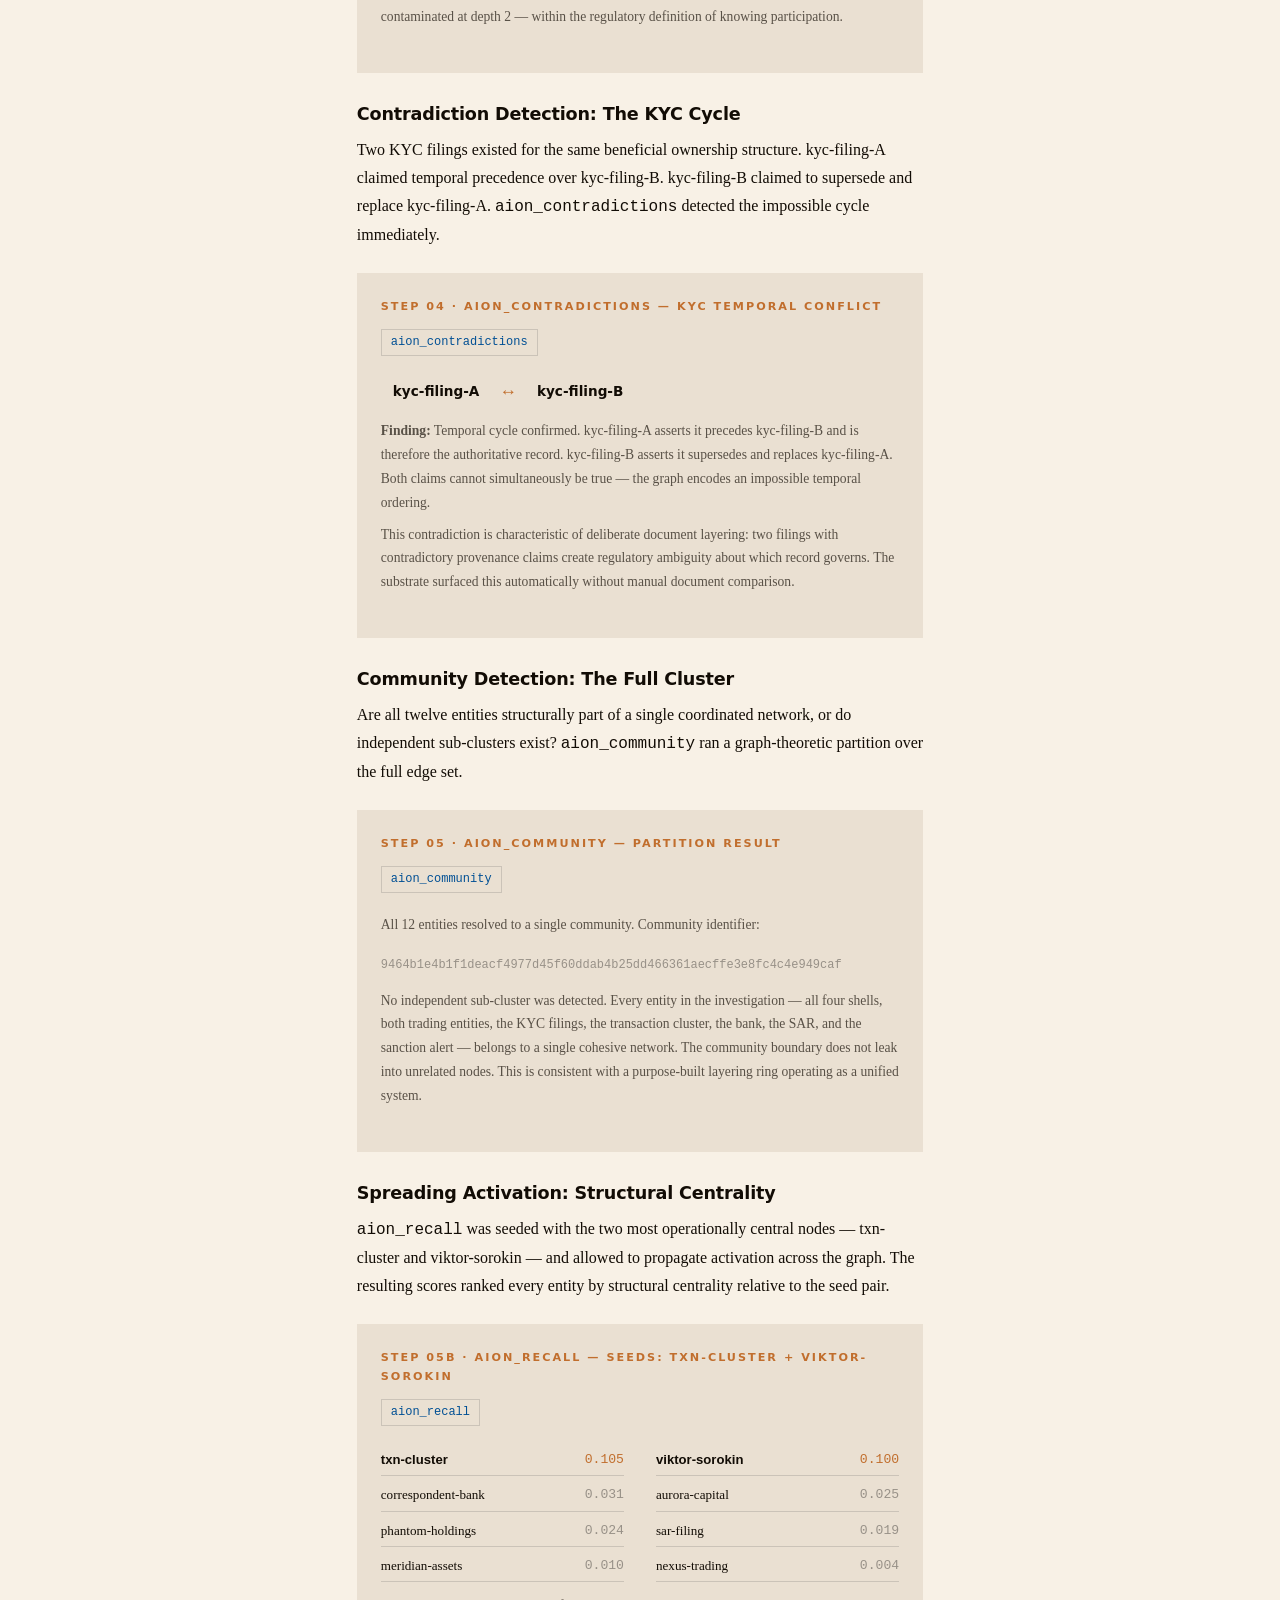
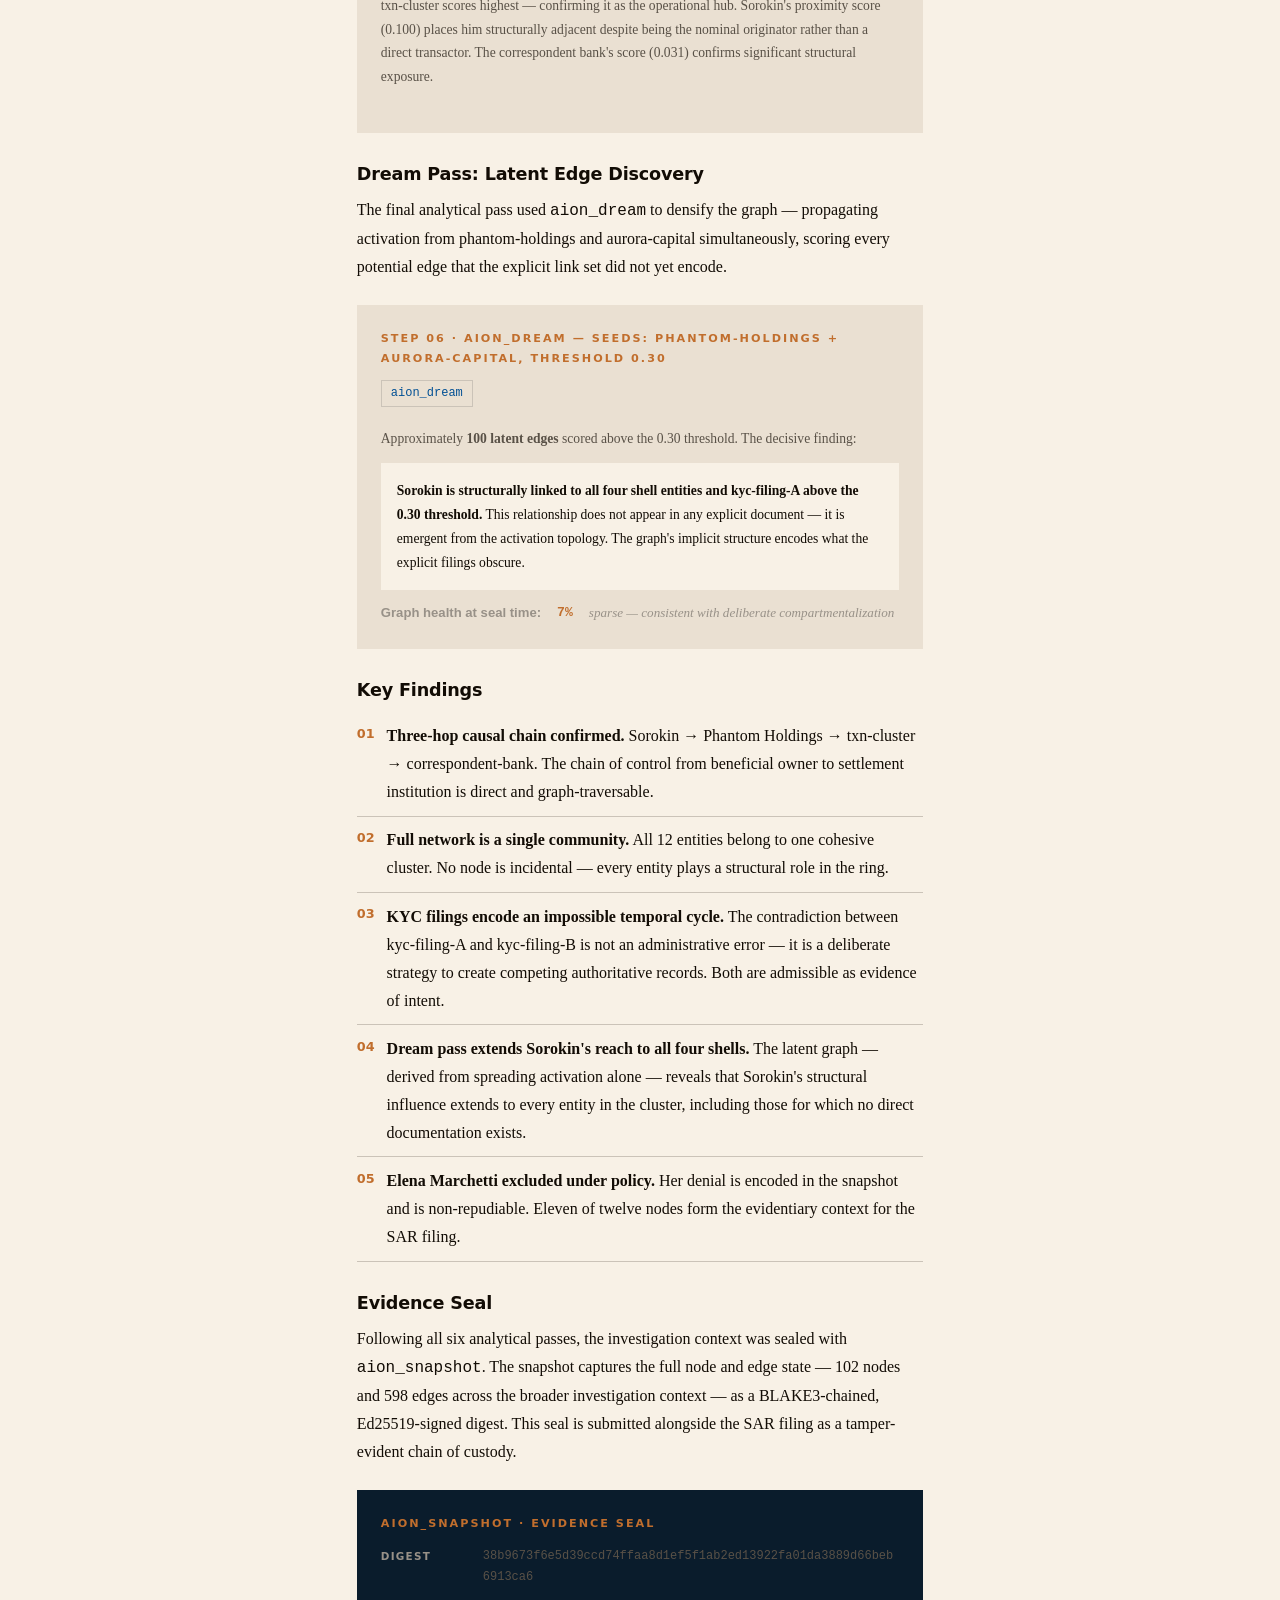
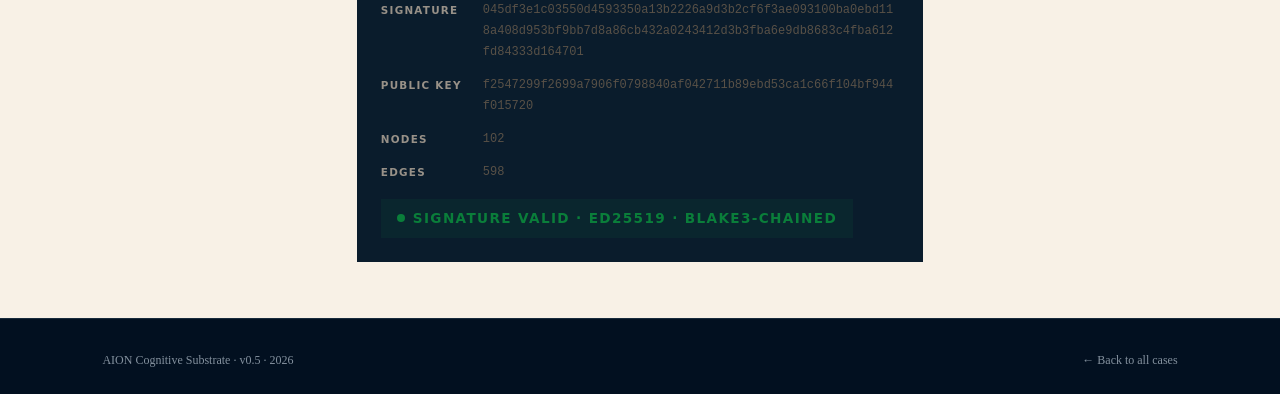
<file: cases/shell-game.html>
<!DOCTYPE html>
<html lang="en">
<head>
  <meta charset="UTF-8">
  <meta name="viewport" content="width=device-width, initial-scale=1.0">
  <title>Operation Shell Game — AION Cognitive Substrate</title>
  <link rel="stylesheet" href="../css/main.css">
  <style>
    .back-link { margin-bottom: 0.75rem; }
    .back-link a {
      font-family: 'Archivo', system-ui, sans-serif;
      font-weight: 600;
      font-size: 0.78rem;
      letter-spacing: 0.04em;
      color: var(--copper);
      text-decoration: none;
      transition: opacity 0.2s;
    }
    .back-link a:hover { opacity: 0.75; }
    .article-hero { border-top: 4px solid #c47a3a; }
    .article-meta {
      display: flex;
      flex-wrap: wrap;
      gap: 1.5rem;
      margin-top: 2rem;
      padding-top: 1.25rem;
      border-top: 1px solid var(--bdr);
    }
    .meta-item { display: flex; flex-direction: column; gap: 0.25rem; }
    .meta-label {
      font-family: 'Archivo', system-ui, sans-serif;
      font-weight: 700;
      font-size: 0.6rem;
      letter-spacing: 0.18em;
      text-transform: uppercase;
      color: var(--text-3);
    }
    .meta-val {
      font-family: 'Archivo', system-ui, sans-serif;
      font-weight: 700;
      font-size: 0.85rem;
      color: var(--text);
    }
    .prim-chips { display: flex; flex-wrap: wrap; gap: 0.5rem; margin: 0.5rem 0 1.25rem; }
    .pchip {
      font-family: 'JetBrains Mono', 'Fira Code', monospace;
      font-size: 0.75rem;
      padding: 2px 9px;
      background: var(--parchment-2);
      color: var(--blue);
      border: 1px solid var(--bdr);
    }
    .cl {
      font-family: 'Bitter', Georgia, serif;
      font-size: 0.75rem;
      font-style: italic;
      color: var(--text-3);
    }
    .finding-list { list-style: none; margin: 0; padding: 0; }
    .finding-item { align-items: flex-start; }
    .seal-grid { grid-template-columns: 90px 1fr; }
    .result-block.dark-block {
      background: var(--navy-2);
      color: var(--text-lt);
    }
    .result-block.dark-block .result-title { color: var(--copper); }
    .result-block.dark-block .hash { color: var(--text-lt2); }
    .denied-badge {
      display: inline-flex;
      align-items: center;
      gap: 0.5rem;
      background: oklch(48% 0.15 25 / 0.1);
      padding: 0.4rem 0.9rem;
      margin-top: 0.25rem;
    }
    .denied-dot {
      width: 8px; height: 8px;
      border-radius: 50%;
      background: var(--red);
      flex-shrink: 0;
    }
    .denied-text {
      font-family: 'Archivo', system-ui, sans-serif;
      font-weight: 700;
      font-size: 0.8rem;
      text-transform: uppercase;
      letter-spacing: 0.1em;
      color: var(--red);
    }
    .site-footer {
      background: var(--navy);
      padding: 2rem max(2rem, 8vw);
      display: flex;
      justify-content: space-between;
      align-items: center;
      border-top: 1px solid var(--bdr-dark);
      flex-wrap: wrap;
      gap: 1rem;
      font-family: 'Bitter', Georgia, serif;
      font-size: 0.75rem;
      color: var(--text-lt2);
    }
    .site-footer a:hover { color: var(--copper); }
  </style>
</head>
<body>
  <nav class="nav scrolled">
    <a class="nav-logo" href="../">AION</a>
    <button class="nav-toggle" aria-label="Menu"><span></span><span></span><span></span></button>
    <div class="nav-links">
      <a href="../#architecture">Architecture</a>
      <a href="../#primitives">Primitives</a>
      <a href="../#interface">Interface</a>
      <a href="../#cases" class="active">Cases</a>
      <a href="https://github.com/aion-context/aion-fs" class="nav-cta" target="_blank" rel="noopener">GitHub →</a>
    </div>
  </nav>

  <div class="article-page">
    <div class="article-hero" style="border-top: 4px solid #c47a3a;">
      <p class="back-link"><a href="../#cases">← All cases</a></p>
      <p class="article-eye">Use Case 04 · AML Investigation</p>
      <h1 class="article-title">Operation Shell Game</h1>
      <p class="article-sub">How AION's graph primitives traced a multi-layered money laundering network through twelve interconnected entities — and sealed the evidence for regulatory submission.</p>
      <div class="article-meta">
        <span class="meta-item"><span class="meta-label">Primitives</span><span class="meta-val">8 MCP tools</span></span>
        <span class="meta-item"><span class="meta-label">Nodes</span><span class="meta-val">12</span></span>
        <span class="meta-item"><span class="meta-label">Analytics</span><span class="meta-val">6 passes</span></span>
        <span class="meta-item"><span class="meta-label">Output</span><span class="meta-val">SAR filing + sealed evidence</span></span>
      </div>
    </div>

    <div class="article-body">

      <h3>Background</h3>
      <p>Financial intelligence unit analysts received an alert: a series of structurally identical wire transfers, routed through correspondent banking channels, shared timing characteristics consistent with layering — the second phase of classic money laundering. The originating entities were opaque shell companies registered across three jurisdictions. No single data source made the pattern visible. The pattern only emerged by treating the full entity universe as a graph.</p>

      <p>The investigation ingested twelve nodes into AION: four shell holding companies, two trading entities, two KYC filings (one contradictory), a transaction cluster, a correspondent bank, a SAR filing node, and a sanction alert. Viktor Sorokin, the beneficial owner of record on one filing, and Elena Marchetti, listed as a signatory but subject to an active access restriction, were also annotated into the substrate.</p>

      <h3>Node Inventory</h3>
      <p>Each entity was ingested via <code>aion_annotate</code> and assigned a BLAKE3 content address. The twelve nodes and their canonical identifiers:</p>

      <div class="result-block">
        <div class="result-title">Step 01 · Node Corpus — aion_annotate × 12</div>
        <div class="prim-chips">
          <span class="pchip">aion_annotate</span>
          <span class="pchip">aion_deny</span>
        </div>
        <div style="display:grid; grid-template-columns: 1fr 1fr; gap: 0.4rem 1.5rem; font-size: 0.82rem;">
          <div><span style="font-family:'Archivo',sans-serif;font-weight:700;color:var(--text);">phantom-holdings</span><br><span class="hash">0ac355fe21fcc10c3984455bcf7b2315a283ca75d3696b3399a928a7df9961f3</span></div>
          <div><span style="font-family:'Archivo',sans-serif;font-weight:700;color:var(--text);">nexus-trading</span><br><span class="hash">1b4fb7770a5a6e9ecb56f03fb42717d4db3c805e6b325030d27a304cc4807f44</span></div>
          <div><span style="font-family:'Archivo',sans-serif;font-weight:700;color:var(--text);">aurora-capital</span><br><span class="hash">5db8919f0c3b8b8d9b902e2dd8078285b9f96e6a0179e5f89941438b15c373dc</span></div>
          <div><span style="font-family:'Archivo',sans-serif;font-weight:700;color:var(--text);">meridian-assets</span><br><span class="hash">9554d64da2e7a9c8c4a6ed07d1565042f4a99fc24c46ceafbbf7a2eaeb4340ad</span></div>
          <div><span style="font-family:'Archivo',sans-serif;font-weight:700;color:var(--text);">viktor-sorokin</span><br><span class="hash">b39001ab72e6358fb115c40fbdbbda76d1c88246c84daa0e91d6b5b12da410a7</span></div>
          <div><span style="font-family:'Archivo',sans-serif;font-weight:700;color:var(--red);">elena-marchetti <span style="font-size:0.7rem;">[DENIED]</span></span><br><span class="hash">ebce6e8c481e99d57b5dd2fad1bebfbdb28cc84e30ed9683f03b9058c1c8ddc8</span></div>
          <div><span style="font-family:'Archivo',sans-serif;font-weight:700;color:var(--text);">kyc-filing-A</span><br><span class="hash">499ee5cfb24a0706fd562183956cbc89550a63bb26862c85f08303074d3d3547</span></div>
          <div><span style="font-family:'Archivo',sans-serif;font-weight:700;color:var(--text);">kyc-filing-B</span><br><span class="hash">9464b1e4b1f1deacf4977d45f60ddab4b25dd466361aecffe3e8fc4c4e949caf</span></div>
          <div><span style="font-family:'Archivo',sans-serif;font-weight:700;color:var(--text);">txn-cluster</span><br><span class="hash">f4135bae2bc3d77a2390dcd5bb4ffd4743934f45ef79a07ad07e26f0536238e1</span></div>
          <div><span style="font-family:'Archivo',sans-serif;font-weight:700;color:var(--text);">correspondent-bank</span><br><span class="hash">a4c7fb7ab284be44fceff7f73bb67a06759d4f00cf19ef5af2c0758c3acbe4e9</span></div>
          <div><span style="font-family:'Archivo',sans-serif;font-weight:700;color:var(--text);">sar-filing</span><br><span class="hash">e927770bc92bfd8ee1b0ce94fa1101bb98661df72855d3b79aee686af6a4f8b5</span></div>
          <div><span style="font-family:'Archivo',sans-serif;font-weight:700;color:var(--text);">sanction-alert</span><br><span class="hash">cd1949090874307ea8b217bdc363da792a86d3b1d2e3e2a34542d7bf3659cd8f</span></div>
        </div>
        <div class="denied-badge" style="margin-top:1rem;">
          <span class="denied-dot"></span>
          <span class="denied-text">elena-marchetti denied — context now 11/12 members</span>
        </div>
      </div>

      <h3>Policy Enforcement: Access Restriction</h3>
      <p>Before any analytical pass, the policy layer was invoked. Elena Marchetti — listed as a named signatory on kyc-filing-B — was subject to an active regulatory access restriction. <code>aion_deny</code> was called with her node identifier. From that point forward, every query, path computation, and recall pass operated on an 11-node context. The denial is cryptographically recorded: it appears in the subsequent snapshot digest, making the restriction tamper-evident and auditable.</p>

      <h3>Path Analysis: Owner to Bank</h3>
      <p>The first analytical question was direct: what is the shortest causal path from Viktor Sorokin, the beneficial owner, to the correspondent bank through which the transfers cleared? <code>aion_path</code> traversed the graph with a causal edge constraint.</p>

      <div class="result-block">
        <div class="result-title">Step 02 · aion_path — Viktor Sorokin → Correspondent Bank</div>
        <div class="prim-chips"><span class="pchip">aion_path</span></div>
        <div class="chain">
          <span class="cn">viktor-sorokin</span>
          <span class="ca">→</span>
          <span class="cl">[causal]</span>
          <span class="ca">→</span>
          <span class="cn">phantom-holdings</span>
          <span class="ca">→</span>
          <span class="cl">[causal]</span>
          <span class="ca">→</span>
          <span class="cn">txn-cluster</span>
          <span class="ca">→</span>
          <span class="cl">[causal]</span>
          <span class="ca">→</span>
          <span class="cn">correspondent-bank</span>
        </div>
        <p style="margin-top:0.75rem;font-size:0.85rem;color:var(--text-2);">3 hops. Sorokin controls Phantom Holdings; Phantom originates the transaction cluster; the cluster settles through the correspondent bank. The causal chain is unambiguous.</p>
      </div>

      <h3>Impact Analysis: Blast Radius of Phantom Holdings</h3>
      <p>With the causal chain established, the investigation needed to quantify reach. If Phantom Holdings were the instrument of placement — the first phase of laundering — what was the full set of nodes it could contaminate in a forward traversal up to six hops? <code>aion_impact</code> returned a ranked list by depth.</p>

      <div class="result-block">
        <div class="result-title">Step 03 · aion_impact — phantom-holdings, forward, 6 hops</div>
        <div class="prim-chips"><span class="pchip">aion_impact</span></div>
        <ul class="finding-list">
          <li class="finding-item"><span class="f-num">D1</span><span>nexus-trading — direct downstream from Phantom; likely conduit for secondary layering</span></li>
          <li class="finding-item"><span class="f-num">D1</span><span>txn-cluster — direct settlement vehicle; co-contaminated at depth 1</span></li>
          <li class="finding-item"><span class="f-num">D2</span><span>aurora-capital — reached via nexus-trading; third shell in the rotation</span></li>
          <li class="finding-item"><span class="f-num">D2</span><span>sar-filing — the regulatory alert node is reachable from Phantom in two hops</span></li>
          <li class="finding-item"><span class="f-num">D2</span><span>correspondent-bank — settlement institution, two hops from origination</span></li>
          <li class="finding-item"><span class="f-num">D3</span><span>meridian-assets — the fourth shell, reached via aurora-capital; completes the ring</span></li>
        </ul>
        <p style="margin-top:0.75rem;font-size:0.85rem;color:var(--text-2);">6 nodes reachable. All four shell entities appear in the blast radius. The correspondent bank is contaminated at depth 2 — within the regulatory definition of knowing participation.</p>
      </div>

      <h3>Contradiction Detection: The KYC Cycle</h3>
      <p>Two KYC filings existed for the same beneficial ownership structure. kyc-filing-A claimed temporal precedence over kyc-filing-B. kyc-filing-B claimed to supersede and replace kyc-filing-A. <code>aion_contradictions</code> detected the impossible cycle immediately.</p>

      <div class="result-block">
        <div class="result-title">Step 04 · aion_contradictions — KYC Temporal Conflict</div>
        <div class="prim-chips"><span class="pchip">aion_contradictions</span></div>
        <div class="chain" style="margin-bottom:0.75rem;">
          <span class="cn">kyc-filing-A</span>
          <span class="ca">↔</span>
          <span class="cn">kyc-filing-B</span>
        </div>
        <p style="font-size:0.85rem;color:var(--text-2);margin-bottom:0.5rem;"><strong>Finding:</strong> Temporal cycle confirmed. kyc-filing-A asserts it precedes kyc-filing-B and is therefore the authoritative record. kyc-filing-B asserts it supersedes and replaces kyc-filing-A. Both claims cannot simultaneously be true — the graph encodes an impossible temporal ordering.</p>
        <p style="font-size:0.85rem;color:var(--text-2);">This contradiction is characteristic of deliberate document layering: two filings with contradictory provenance claims create regulatory ambiguity about which record governs. The substrate surfaced this automatically without manual document comparison.</p>
      </div>

      <h3>Community Detection: The Full Cluster</h3>
      <p>Are all twelve entities structurally part of a single coordinated network, or do independent sub-clusters exist? <code>aion_community</code> ran a graph-theoretic partition over the full edge set.</p>

      <div class="result-block">
        <div class="result-title">Step 05 · aion_community — Partition Result</div>
        <div class="prim-chips"><span class="pchip">aion_community</span></div>
        <p style="font-size:0.85rem;color:var(--text-2);margin-bottom:0.75rem;">All 12 entities resolved to a single community. Community identifier:</p>
        <span class="hash">9464b1e4b1f1deacf4977d45f60ddab4b25dd466361aecffe3e8fc4c4e949caf</span>
        <p style="font-size:0.85rem;color:var(--text-2);margin-top:0.75rem;">No independent sub-cluster was detected. Every entity in the investigation — all four shells, both trading entities, the KYC filings, the transaction cluster, the bank, the SAR, and the sanction alert — belongs to a single cohesive network. The community boundary does not leak into unrelated nodes. This is consistent with a purpose-built layering ring operating as a unified system.</p>
      </div>

      <h3>Spreading Activation: Structural Centrality</h3>
      <p><code>aion_recall</code> was seeded with the two most operationally central nodes — txn-cluster and viktor-sorokin — and allowed to propagate activation across the graph. The resulting scores ranked every entity by structural centrality relative to the seed pair.</p>

      <div class="result-block">
        <div class="result-title">Step 05b · aion_recall — Seeds: txn-cluster + viktor-sorokin</div>
        <div class="prim-chips"><span class="pchip">aion_recall</span></div>
        <div style="display:grid;grid-template-columns:1fr 1fr;gap:0.3rem 2rem;font-size:0.82rem;">
          <div style="display:flex;justify-content:space-between;padding:0.2rem 0;border-bottom:1px solid var(--bdr);"><span style="font-family:'Archivo',sans-serif;font-weight:700;">txn-cluster</span><span style="font-family:'JetBrains Mono',monospace;color:var(--copper);">0.105</span></div>
          <div style="display:flex;justify-content:space-between;padding:0.2rem 0;border-bottom:1px solid var(--bdr);"><span style="font-family:'Archivo',sans-serif;font-weight:700;">viktor-sorokin</span><span style="font-family:'JetBrains Mono',monospace;color:var(--copper);">0.100</span></div>
          <div style="display:flex;justify-content:space-between;padding:0.2rem 0;border-bottom:1px solid var(--bdr);"><span>correspondent-bank</span><span style="font-family:'JetBrains Mono',monospace;color:var(--text-3);">0.031</span></div>
          <div style="display:flex;justify-content:space-between;padding:0.2rem 0;border-bottom:1px solid var(--bdr);"><span>aurora-capital</span><span style="font-family:'JetBrains Mono',monospace;color:var(--text-3);">0.025</span></div>
          <div style="display:flex;justify-content:space-between;padding:0.2rem 0;border-bottom:1px solid var(--bdr);"><span>phantom-holdings</span><span style="font-family:'JetBrains Mono',monospace;color:var(--text-3);">0.024</span></div>
          <div style="display:flex;justify-content:space-between;padding:0.2rem 0;border-bottom:1px solid var(--bdr);"><span>sar-filing</span><span style="font-family:'JetBrains Mono',monospace;color:var(--text-3);">0.019</span></div>
          <div style="display:flex;justify-content:space-between;padding:0.2rem 0;border-bottom:1px solid var(--bdr);"><span>meridian-assets</span><span style="font-family:'JetBrains Mono',monospace;color:var(--text-3);">0.010</span></div>
          <div style="display:flex;justify-content:space-between;padding:0.2rem 0;border-bottom:1px solid var(--bdr);"><span>nexus-trading</span><span style="font-family:'JetBrains Mono',monospace;color:var(--text-3);">0.004</span></div>
        </div>
        <p style="margin-top:0.75rem;font-size:0.85rem;color:var(--text-2);">txn-cluster scores highest — confirming it as the operational hub. Sorokin's proximity score (0.100) places him structurally adjacent despite being the nominal originator rather than a direct transactor. The correspondent bank's score (0.031) confirms significant structural exposure.</p>
      </div>

      <h3>Dream Pass: Latent Edge Discovery</h3>
      <p>The final analytical pass used <code>aion_dream</code> to densify the graph — propagating activation from phantom-holdings and aurora-capital simultaneously, scoring every potential edge that the explicit link set did not yet encode.</p>

      <div class="result-block">
        <div class="result-title">Step 06 · aion_dream — Seeds: phantom-holdings + aurora-capital, threshold 0.30</div>
        <div class="prim-chips"><span class="pchip">aion_dream</span></div>
        <p style="font-size:0.85rem;color:var(--text-2);margin-bottom:0.75rem;">Approximately <strong>100 latent edges</strong> scored above the 0.30 threshold. The decisive finding:</p>
        <div style="background:var(--parchment);padding:1rem;margin-bottom:0.75rem;">
          <p style="font-size:0.85rem;color:var(--text);margin:0;"><strong>Sorokin is structurally linked to all four shell entities and kyc-filing-A above the 0.30 threshold.</strong> This relationship does not appear in any explicit document — it is emergent from the activation topology. The graph's implicit structure encodes what the explicit filings obscure.</p>
        </div>
        <div style="display:flex;align-items:center;gap:1rem;font-size:0.82rem;">
          <span style="font-family:'Archivo',sans-serif;font-weight:700;color:var(--text-3);">Graph health at seal time:</span>
          <span style="font-family:'JetBrains Mono',monospace;color:var(--copper);font-weight:700;">7%</span>
          <span style="font-family:'Bitter',Georgia,serif;font-style:italic;color:var(--text-3);">sparse — consistent with deliberate compartmentalization</span>
        </div>
      </div>

      <h3>Key Findings</h3>
      <ul class="finding-list">
        <li class="finding-item">
          <span class="f-num">01</span>
          <span><strong>Three-hop causal chain confirmed.</strong> Sorokin → Phantom Holdings → txn-cluster → correspondent-bank. The chain of control from beneficial owner to settlement institution is direct and graph-traversable.</span>
        </li>
        <li class="finding-item">
          <span class="f-num">02</span>
          <span><strong>Full network is a single community.</strong> All 12 entities belong to one cohesive cluster. No node is incidental — every entity plays a structural role in the ring.</span>
        </li>
        <li class="finding-item">
          <span class="f-num">03</span>
          <span><strong>KYC filings encode an impossible temporal cycle.</strong> The contradiction between kyc-filing-A and kyc-filing-B is not an administrative error — it is a deliberate strategy to create competing authoritative records. Both are admissible as evidence of intent.</span>
        </li>
        <li class="finding-item">
          <span class="f-num">04</span>
          <span><strong>Dream pass extends Sorokin's reach to all four shells.</strong> The latent graph — derived from spreading activation alone — reveals that Sorokin's structural influence extends to every entity in the cluster, including those for which no direct documentation exists.</span>
        </li>
        <li class="finding-item">
          <span class="f-num">05</span>
          <span><strong>Elena Marchetti excluded under policy.</strong> Her denial is encoded in the snapshot and is non-repudiable. Eleven of twelve nodes form the evidentiary context for the SAR filing.</span>
        </li>
      </ul>

      <h3>Evidence Seal</h3>
      <p>Following all six analytical passes, the investigation context was sealed with <code>aion_snapshot</code>. The snapshot captures the full node and edge state — 102 nodes and 598 edges across the broader investigation context — as a BLAKE3-chained, Ed25519-signed digest. This seal is submitted alongside the SAR filing as a tamper-evident chain of custody.</p>

      <div class="result-block dark-block" style="background:var(--navy-2);">
        <div class="result-title">aion_snapshot · Evidence Seal</div>
        <div class="seal-grid">
          <span class="seal-key">Digest</span>
          <span class="seal-val">38b9673f6e5d39ccd74ffaa8d1ef5f1ab2ed13922fa01da3889d66beb6913ca6</span>
          <span class="seal-key">Signature</span>
          <span class="seal-val">045df3e1c03550d4593350a13b2226a9d3b2cf6f3ae093100ba0ebd118a408d953bf9bb7d8a86cb432a0243412d3b3fba6e9db8683c4fba612fd84333d164701</span>
          <span class="seal-key">Public Key</span>
          <span class="seal-val">f2547299f2699a7906f0798840af042711b89ebd53ca1c66f104bf944f015720</span>
          <span class="seal-key">Nodes</span>
          <span class="seal-val">102</span>
          <span class="seal-key">Edges</span>
          <span class="seal-val">598</span>
        </div>
        <div class="valid-badge" style="margin-top:1rem;">
          <span class="valid-dot"></span>
          <span class="valid-text">Signature valid · Ed25519 · BLAKE3-chained</span>
        </div>
      </div>

    </div>
  </div>

  <footer class="site-footer">
    <span>AION Cognitive Substrate · v0.5 · 2026</span>
    <a href="../#cases" style="color:inherit;">← Back to all cases</a>
  </footer>
  <script src="../js/main.js"></script>
</body>
</html>
</file>
<file: css/main.css>
/* ============================================================
   AION-FS  —  main.css
   Cognitive Substrate Architecture · GitHub Pages site
   ============================================================ */

/* ── 1. RESET + BASE ──────────────────────────────────────── */
*, *::before, *::after {
  box-sizing: border-box;
  margin: 0;
  padding: 0;
}

html {
  scroll-behavior: smooth;
  font-size: 16px;
  -webkit-text-size-adjust: 100%;
}

body {
  min-height: 100vh;
  background: var(--parchment);
  color: var(--text);
  overflow-x: hidden;
  -webkit-font-smoothing: antialiased;
  -moz-osx-font-smoothing: grayscale;
}

img, svg, video {
  display: block;
  max-width: 100%;
}

a {
  color: inherit;
  text-decoration: none;
}

ul, ol {
  list-style: none;
}

button {
  background: none;
  border: none;
  cursor: pointer;
  font: inherit;
  color: inherit;
}

/* ── 2. DESIGN TOKENS ─────────────────────────────────────── */
:root {
  /* Background palette */
  --navy:        oklch(17% 0.04 248);
  --navy-2:      oklch(22% 0.04 248);
  --navy-3:      oklch(27% 0.04 248);

  /* Accent */
  --blue:        oklch(42% 0.14 248);
  --copper:      oklch(62% 0.13 55);
  --copper-lt:   oklch(94% 0.04 55);

  /* Light backgrounds */
  --parchment:   oklch(96% 0.016 75);
  --parchment-2: oklch(91% 0.022 75);

  /* Text */
  --text:        oklch(16% 0.018 75);
  --text-2:      oklch(44% 0.020 75);
  --text-3:      oklch(66% 0.015 75);
  --text-lt:     oklch(90% 0.015 75);
  --text-lt2:    oklch(65% 0.025 248);

  /* Status */
  --green:       oklch(52% 0.14 150);
  --red:         oklch(48% 0.15 25);

  /* Borders */
  --bdr:         oklch(82% 0.018 75);
  --bdr-dark:    oklch(28% 0.04 248);

  /* Spacing */
  --nav-h: 60px;
}

/* ── 3. TYPOGRAPHY SCALE ──────────────────────────────────── */
@import url('https://fonts.googleapis.com/css2?family=Archivo:ital,wght@0,400;0,500;0,600;0,700;0,900;1,400&family=Bitter:ital,wght@0,400;0,700;1,400;1,700&display=swap');

body {
  font-family: 'Bitter', Georgia, serif;
  font-weight: 400;
  line-height: 1.6;
}

h1, h2, h3, h4, h5, h6,
.archivo {
  font-family: 'Archivo', system-ui, sans-serif;
  font-weight: 900;
  line-height: 1.1;
}

p, li, blockquote, figcaption {
  font-family: 'Bitter', Georgia, serif;
}

code, pre, .mono {
  font-family: 'JetBrains Mono', 'Fira Code', 'Cascadia Code', monospace;
}

/* ── 4. NAVIGATION ────────────────────────────────────────── */
.nav {
  position: fixed;
  top: 0;
  left: 0;
  right: 0;
  z-index: 100;
  height: var(--nav-h);
  display: flex;
  align-items: center;
  justify-content: space-between;
  padding: 0 max(2rem, 6vw);
  transition: background 0.3s ease, border-color 0.3s ease, backdrop-filter 0.3s ease;
  border-bottom: 1px solid transparent;
}

.nav.scrolled {
  background: oklch(17% 0.04 248 / 0.95);
  backdrop-filter: blur(12px);
  -webkit-backdrop-filter: blur(12px);
  border-bottom: 1px solid var(--bdr-dark);
}

.nav-logo {
  font-family: 'Archivo', system-ui, sans-serif;
  font-weight: 900;
  font-size: 1.1rem;
  letter-spacing: 0.04em;
  color: var(--copper);
  text-decoration: none;
  flex-shrink: 0;
  z-index: 110;
}

.nav-links {
  display: flex;
  flex-direction: row;
  align-items: center;
  gap: 2rem;
}

.nav-links a {
  font-family: 'Archivo', system-ui, sans-serif;
  font-weight: 600;
  font-size: 0.8rem;
  color: var(--text-lt2);
  letter-spacing: 0.02em;
  transition: color 0.2s ease;
  text-decoration: none;
}

.nav-links a:hover,
.nav-links a.active {
  color: var(--copper);
}

.nav-cta {
  font-family: 'Archivo', system-ui, sans-serif;
  font-weight: 700;
  font-size: 0.78rem;
  letter-spacing: 0.05em;
  color: var(--copper) !important;
  border: 1px solid var(--copper);
  padding: 0.35rem 0.9rem;
  transition: background 0.2s ease, color 0.2s ease !important;
}

.nav-cta:hover {
  background: var(--copper) !important;
  color: var(--navy) !important;
}

.nav-toggle {
  display: none;
  flex-direction: column;
  justify-content: center;
  align-items: center;
  gap: 5px;
  width: 36px;
  height: 36px;
  z-index: 110;
  cursor: pointer;
}

.nav-toggle span {
  display: block;
  width: 22px;
  height: 1.5px;
  background: var(--text-lt);
  transition: transform 0.25s ease, opacity 0.25s ease;
  transform-origin: center;
}

.nav-toggle.active span:nth-child(1) {
  transform: translateY(6.5px) rotate(45deg);
}

.nav-toggle.active span:nth-child(2) {
  opacity: 0;
  transform: scaleX(0);
}

.nav-toggle.active span:nth-child(3) {
  transform: translateY(-6.5px) rotate(-45deg);
}

/* ── 5. HERO ──────────────────────────────────────────────── */
#hero {
  position: relative;
  height: 100vh;
  min-height: 600px;
  overflow: hidden;
  background: var(--navy);
}

#hero-canvas {
  position: absolute;
  inset: 0;
  z-index: 0;
  width: 100%;
  height: 100%;
}

.hero-content {
  position: relative;
  z-index: 1;
  display: flex;
  flex-direction: column;
  justify-content: center;
  height: 100%;
  padding: 0 max(4rem, 10vw);
  max-width: 640px;
}

/* Hero entrance animations — triggered by body.ready */
.hero-eye,
.hero-title,
.hero-tagline {
  opacity: 0;
  transform: translateY(16px);
}

body.ready .hero-eye {
  animation: heroIn 0.8s ease 0.2s both;
}

body.ready .hero-title {
  animation: heroIn 0.8s ease 0.4s both;
}

body.ready .hero-tagline {
  animation: heroIn 0.8s ease 0.7s both;
}

body.ready .hero-pills {
  animation: heroIn 0.8s ease 0.9s both;
  opacity: 0;
}

@keyframes heroIn {
  from {
    opacity: 0;
    transform: translateY(16px);
  }
  to {
    opacity: 1;
    transform: translateY(0);
  }
}

.hero-eye {
  font-family: 'Archivo', system-ui, sans-serif;
  font-weight: 700;
  font-size: 0.7rem;
  letter-spacing: 0.22em;
  text-transform: uppercase;
  color: var(--copper);
  margin-bottom: 1rem;
}

.hero-title {
  font-family: 'Archivo', system-ui, sans-serif;
  font-weight: 900;
  font-size: clamp(5rem, 14vw, 9rem);
  line-height: 0.88;
  color: var(--text-lt);
  letter-spacing: -0.03em;
  margin-bottom: 1.5rem;
}

.hero-tagline {
  font-family: 'Bitter', Georgia, serif;
  font-style: italic;
  font-size: 1.15rem;
  color: var(--text-lt2);
  max-width: 400px;
  line-height: 1.6;
  margin-bottom: 2.5rem;
}

.hero-pills {
  display: flex;
  flex-direction: column;
  gap: 0.6rem;
  margin-bottom: 3rem;
}

.hero-pill {
  display: flex;
  align-items: center;
  gap: 0.75rem;
}

.pill-dot {
  width: 5px;
  height: 5px;
  border-radius: 50%;
  background: var(--copper);
  flex-shrink: 0;
}

.pill-text {
  font-family: 'Archivo', system-ui, sans-serif;
  font-weight: 500;
  font-size: 0.85rem;
  color: var(--text-lt2);
}

.hero-scroll {
  position: absolute;
  bottom: 2rem;
  left: 50%;
  transform: translateX(-50%);
  display: flex;
  flex-direction: column;
  align-items: center;
  gap: 0.5rem;
  font-family: 'Archivo', system-ui, sans-serif;
  font-size: 0.6rem;
  letter-spacing: 0.2em;
  text-transform: uppercase;
  color: var(--text-lt2);
}

.scroll-line {
  width: 1px;
  height: 40px;
  background: linear-gradient(to bottom, var(--copper), transparent);
  animation: scrollBounce 1.2s ease-in-out alternate infinite;
}

@keyframes scrollBounce {
  from { transform: translateY(0); }
  to   { transform: translateY(8px); }
}

/* ── 6. SECTION BASE ──────────────────────────────────────── */
section {
  min-height: 80vh;
  padding: clamp(5rem, 10vh, 8rem) max(2rem, 8vw);
}

section.dark {
  background: var(--navy);
  color: var(--text-lt);
}

/* ── 7. SECTION HEADER ────────────────────────────────────── */
.sec-head {
  max-width: 720px;
  margin-bottom: 4rem;
}

.sec-head .eye {
  font-family: 'Archivo', system-ui, sans-serif;
  font-weight: 700;
  font-size: 0.7rem;
  letter-spacing: 0.24em;
  text-transform: uppercase;
  color: var(--copper);
  margin-bottom: 0.5rem;
}

h2.sec-title {
  font-family: 'Archivo', system-ui, sans-serif;
  font-weight: 900;
  font-size: clamp(2.2rem, 5vw, 3.5rem);
  letter-spacing: -0.02em;
  line-height: 1.1;
  margin-bottom: 1rem;
  color: var(--text);
}

.dark h2.sec-title {
  color: var(--text-lt);
}

.sec-rule {
  width: 30px;
  height: 2px;
  background: var(--copper);
}

/* ── 8. PROBLEM SECTION ───────────────────────────────────── */
#problem {
  background: var(--parchment);
}

.problem-cards {
  display: grid;
  grid-template-columns: repeat(3, 1fr);
  gap: 1.5rem;
  margin-top: 3rem;
}

.problem-card {
  background: var(--parchment-2);
  padding: 2rem;
  border-top: 3px solid var(--bdr);
}

.problem-card.no-memory   { border-top-color: var(--red); }
.problem-card.no-identity { border-top-color: var(--copper); }
.problem-card.no-reasoning { border-top-color: var(--blue); }

.problem-card .card-num {
  font-family: 'Archivo', system-ui, sans-serif;
  font-weight: 900;
  font-size: 3rem;
  color: var(--bdr);
  line-height: 1;
  margin-bottom: 0.5rem;
}

.card-name {
  font-family: 'Archivo', system-ui, sans-serif;
  font-weight: 700;
  font-size: 1rem;
  text-transform: uppercase;
  letter-spacing: 0.1em;
  margin-bottom: 0.75rem;
}

.no-memory   .card-name { color: var(--red); }
.no-identity .card-name { color: var(--copper); }
.no-reasoning .card-name { color: var(--blue); }

.card-body {
  font-family: 'Bitter', Georgia, serif;
  font-size: 0.9rem;
  color: var(--text-2);
  line-height: 1.6;
}

.answer-block {
  background: var(--parchment-2);
  padding: 2.5rem;
  margin-top: 3rem;
}

.answer-block .ans-head {
  font-family: 'Archivo', system-ui, sans-serif;
  font-weight: 700;
  font-size: 0.7rem;
  letter-spacing: 0.2em;
  text-transform: uppercase;
  color: var(--text-3);
  margin-bottom: 1rem;
}

.answer-pills {
  display: flex;
  flex-wrap: wrap;
  gap: 0.5rem;
}

.answer-pill {
  font-family: 'Archivo', system-ui, sans-serif;
  font-weight: 700;
  font-size: 0.75rem;
  letter-spacing: 0.06em;
  text-transform: uppercase;
  padding: 0.4rem 1rem;
  background: var(--parchment);
  border: 1px solid var(--bdr);
  color: var(--text-2);
}

/* ── 9. ARCHITECTURE SECTION ──────────────────────────────── */
#architecture {
  background: var(--navy);
}

.arch-layers {
  display: flex;
  flex-direction: column;
  gap: 0.75rem;
  margin-top: 2rem;
}

.arch-layer {
  display: flex;
  align-items: center;
  gap: 1.5rem;
  padding: 1rem 1.5rem;
  border-radius: 2px;
  background: var(--navy-2);
}

.arch-layer.l1 { background: oklch(19% 0.04 248); }
.arch-layer.l2 { background: oklch(21% 0.042 248); }
.arch-layer.l3 { background: oklch(23% 0.044 248); }
.arch-layer.l4 { background: oklch(25% 0.046 248); }
.arch-layer.l5 { background: oklch(20% 0.038 248); }

.layer-num {
  font-family: 'Archivo', system-ui, sans-serif;
  font-weight: 700;
  font-size: 0.65rem;
  letter-spacing: 0.15em;
  color: var(--text-lt2);
  width: 60px;
  flex-shrink: 0;
  text-transform: uppercase;
}

.layer-name {
  font-family: 'Archivo', system-ui, sans-serif;
  font-weight: 900;
  font-size: 1rem;
  color: var(--text-lt);
  flex: 1;
}

.layer-detail {
  font-family: 'Bitter', Georgia, serif;
  font-size: 0.85rem;
  color: var(--text-lt2);
  flex: 2;
  line-height: 1.5;
}

/* ── 10. PRIMITIVES SECTION ───────────────────────────────── */
#primitives {
  background: var(--parchment);
}

.prim-grid {
  display: grid;
  grid-template-columns: repeat(auto-fit, minmax(200px, 1fr));
  gap: 1rem;
  margin-top: 2rem;
}

.prim-card {
  background: var(--parchment-2);
  padding: 1.75rem;
}

.prim-n {
  font-family: 'Archivo', system-ui, sans-serif;
  font-weight: 900;
  font-size: 3.5rem;
  color: var(--bdr);
  line-height: 1;
  margin-bottom: 0.25rem;
}

.prim-name {
  font-family: 'Archivo', system-ui, sans-serif;
  font-weight: 700;
  font-size: 0.8rem;
  text-transform: uppercase;
  letter-spacing: 0.12em;
  color: var(--blue);
  margin-bottom: 0.75rem;
}

.prim-def {
  font-family: 'Bitter', Georgia, serif;
  font-size: 0.875rem;
  color: var(--text-2);
  line-height: 1.6;
}

/* ── 11. FORMAT / CRYPTOGRAPHY SECTION ───────────────────── */
#format {
  background: var(--navy);
}

.format-grid {
  display: grid;
  grid-template-columns: 1fr 1fr;
  gap: 3rem;
  margin-top: 2rem;
}

.crypto-rows {
  display: flex;
  flex-direction: column;
  gap: 0;
}

.crypto-row {
  display: flex;
  gap: 1rem;
  padding: 0.75rem 0;
  border-bottom: 1px solid var(--bdr-dark);
}

.crypto-algo {
  font-family: 'JetBrains Mono', 'Fira Code', monospace;
  font-size: 0.875rem;
  font-weight: 700;
  color: var(--copper);
  width: 130px;
  flex-shrink: 0;
}

.crypto-role {
  font-family: 'Archivo', system-ui, sans-serif;
  font-weight: 600;
  font-size: 0.875rem;
  color: var(--text-lt);
  flex: 1;
}

.crypto-why {
  font-family: 'Bitter', Georgia, serif;
  font-size: 0.8rem;
  color: var(--text-lt2);
  flex: 2;
  line-height: 1.5;
}

.capsule {
  background: var(--navy-2);
  padding: 1.5rem;
}

.capsule-head {
  font-family: 'Archivo', system-ui, sans-serif;
  font-weight: 700;
  font-size: 0.65rem;
  letter-spacing: 0.2em;
  text-transform: uppercase;
  color: var(--copper);
  margin-bottom: 1rem;
}

.capsule-field {
  display: flex;
  gap: 1rem;
  padding: 0.4rem 0;
  border-bottom: 1px solid var(--bdr-dark);
  align-items: baseline;
}

.capsule-field:last-child {
  border-bottom: none;
}

.cf-key {
  font-family: 'JetBrains Mono', 'Fira Code', monospace;
  font-size: 0.75rem;
  color: var(--text-lt2);
  width: 110px;
  flex-shrink: 0;
}

.cf-val {
  font-family: 'Bitter', Georgia, serif;
  font-size: 0.8rem;
  color: var(--text-lt);
}

/* ── 12. INTERFACE SECTION ────────────────────────────────── */
#interface {
  background: var(--parchment);
}

.tool-cats {
  display: flex;
  flex-direction: column;
  gap: 2.5rem;
  margin-top: 2rem;
}

.tool-cat {}

.cat-head {
  font-family: 'Archivo', system-ui, sans-serif;
  font-weight: 700;
  font-size: 0.65rem;
  letter-spacing: 0.2em;
  text-transform: uppercase;
  color: var(--text-3);
  margin-bottom: 0.5rem;
  border-bottom: 1px solid var(--bdr);
  padding-bottom: 0.5rem;
}

.tool-row {
  display: flex;
  align-items: center;
  gap: 1rem;
  padding: 0.6rem 0;
  border-bottom: 1px solid var(--bdr);
}

.tool-name {
  font-family: 'JetBrains Mono', 'Fira Code', monospace;
  font-size: 0.8rem;
  font-weight: 700;
  color: var(--blue);
  width: 155px;
  flex-shrink: 0;
}

.tool-desc {
  font-family: 'Bitter', Georgia, serif;
  font-size: 0.85rem;
  color: var(--text-2);
  flex: 1;
}

.tool-tag {
  font-family: 'Archivo', system-ui, sans-serif;
  font-weight: 700;
  font-size: 0.6rem;
  letter-spacing: 0.08em;
  text-transform: uppercase;
  padding: 2px 8px;
  flex-shrink: 0;
}

.tag-memory   { background: oklch(62% 0.13 55 / 0.12);  color: var(--copper); }
.tag-graph    { background: oklch(42% 0.14 248 / 0.12); color: var(--blue); }
.tag-policy   { background: oklch(52% 0.14 150 / 0.12); color: var(--green); }
.tag-temporal { background: oklch(48% 0.15 25 / 0.10);  color: var(--red); }
.tag-identity { background: oklch(66% 0.015 75 / 0.15); color: var(--text-2); }

/* ── 13. USE CASES SECTION ────────────────────────────────── */
#cases {
  background: var(--navy);
}

.cases-grid {
  display: grid;
  grid-template-columns: repeat(2, 1fr);
  gap: 1.5rem;
  margin-top: 2rem;
}

.case-card {
  background: var(--navy-2);
  padding: 2rem;
  display: flex;
  flex-direction: column;
  gap: 1rem;
  text-decoration: none;
  transition: background 0.2s ease, transform 0.2s ease;
  cursor: pointer;
}

.case-card:hover {
  background: var(--navy-3);
  transform: translateY(-2px);
}

.case-num {
  font-family: 'Archivo', system-ui, sans-serif;
  font-weight: 900;
  font-size: 0.65rem;
  letter-spacing: 0.2em;
  text-transform: uppercase;
}

.case-num-1 { color: var(--copper); }
.case-num-2 { color: var(--blue); }
.case-num-3 { color: var(--green); }
.case-num-4 { color: oklch(60% 0.12 300); }

.case-title {
  font-family: 'Archivo', system-ui, sans-serif;
  font-weight: 900;
  font-size: 1.4rem;
  color: var(--text-lt);
  line-height: 1.2;
}

.case-desc {
  font-family: 'Bitter', Georgia, serif;
  font-size: 0.875rem;
  color: var(--text-lt2);
  line-height: 1.6;
  flex: 1;
}

.case-prims {
  display: flex;
  flex-wrap: wrap;
  gap: 0.4rem;
}

.case-prim {
  font-family: 'JetBrains Mono', 'Fira Code', monospace;
  font-size: 0.7rem;
  padding: 2px 8px;
  background: var(--navy-3);
  color: var(--text-lt2);
}

.case-arrow {
  font-family: 'Archivo', system-ui, sans-serif;
  font-weight: 700;
  font-size: 0.8rem;
  color: var(--copper);
  align-self: flex-end;
  margin-top: auto;
}

/* ── 14. MATRIX SECTION ───────────────────────────────────── */
#matrix {
  background: var(--parchment);
}

.matrix-wrap {
  overflow-x: auto;
  margin-top: 2rem;
}

table.matrix {
  width: 100%;
  border-collapse: collapse;
}

table.matrix th {
  font-family: 'Archivo', system-ui, sans-serif;
  font-weight: 700;
  font-size: 0.65rem;
  letter-spacing: 0.12em;
  text-transform: uppercase;
  text-align: center;
  padding: 0.75rem 0.5rem;
  border-bottom: 2px solid var(--blue);
  color: var(--blue);
  white-space: nowrap;
}

table.matrix th:first-child {
  text-align: left;
  color: var(--text-3);
}

table.matrix td {
  font-family: 'Bitter', Georgia, serif;
  font-size: 0.8rem;
  padding: 0.5rem;
  text-align: center;
}

table.matrix td:first-child {
  text-align: left;
  font-family: 'JetBrains Mono', 'Fira Code', monospace;
  font-size: 0.8rem;
  font-weight: 700;
  color: var(--blue);
}

table.matrix tr:nth-child(even) td {
  background: var(--parchment-2);
}

.m-yes {
  color: var(--green);
  font-weight: 700;
  font-family: 'Archivo', system-ui, sans-serif;
}

.m-no {
  color: var(--bdr);
}

/* ── 15. CLOSING SECTION ──────────────────────────────────── */
#closing {
  background: var(--navy);
}

.closing-inner {
  max-width: 600px;
  margin-bottom: 4rem;
}

.closing-title {
  font-family: 'Archivo', system-ui, sans-serif;
  font-weight: 900;
  font-size: clamp(2.5rem, 6vw, 4rem);
  color: var(--text-lt);
  letter-spacing: -0.02em;
  line-height: 1.05;
}

.closing-sub {
  font-family: 'Bitter', Georgia, serif;
  font-style: italic;
  font-size: 1.1rem;
  color: var(--text-lt2);
  margin-top: 1rem;
  max-width: 420px;
  line-height: 1.65;
}

.closing-boxes {
  display: grid;
  grid-template-columns: repeat(3, 1fr);
  gap: 1rem;
  margin-top: 3rem;
}

.cbox {
  background: var(--navy-2);
  padding: 1.5rem;
}

.cbox-head {
  font-family: 'Archivo', system-ui, sans-serif;
  font-weight: 700;
  font-size: 0.65rem;
  letter-spacing: 0.2em;
  text-transform: uppercase;
  color: var(--copper);
  margin-bottom: 0.75rem;
}

.cbox-body {
  font-family: 'Bitter', Georgia, serif;
  font-size: 0.875rem;
  color: var(--text-lt2);
  line-height: 1.6;
}

.closing-links {
  margin-top: 3rem;
  display: flex;
  gap: 2rem;
  flex-wrap: wrap;
}

.clink {
  display: flex;
  flex-direction: column;
  gap: 0.25rem;
}

.clink-label {
  font-family: 'Archivo', system-ui, sans-serif;
  font-weight: 700;
  font-size: 0.6rem;
  letter-spacing: 0.15em;
  text-transform: uppercase;
  color: var(--text-lt2);
}

.clink-val {
  font-family: 'JetBrains Mono', 'Fira Code', monospace;
  font-size: 0.85rem;
  color: var(--text-lt2);
  transition: color 0.2s ease;
}

.clink:hover .clink-val {
  color: var(--copper);
}

/* ── 16. FOOTER ───────────────────────────────────────────── */
footer {
  background: var(--navy);
  padding: 2rem max(2rem, 8vw);
  display: flex;
  justify-content: space-between;
  align-items: center;
  border-top: 1px solid var(--bdr-dark);
  flex-wrap: wrap;
  gap: 1rem;
}

footer p,
footer span,
footer a {
  font-family: 'Bitter', Georgia, serif;
  font-size: 0.75rem;
  color: var(--text-lt2);
}

footer a:hover {
  color: var(--copper);
}

/* ── 17. ANIMATION CLASSES ────────────────────────────────── */
[data-anim] {
  opacity: 0;
  transform: translateY(24px);
  transition: opacity 0.6s ease, transform 0.6s ease;
}

[data-anim].in {
  opacity: 1;
  transform: translateY(0);
}

[data-anim="slide-left"] {
  transform: translateX(-32px);
}

[data-anim="slide-left"].in {
  transform: translateX(0);
}

[data-anim="scale"] {
  transform: scale(0.94);
  opacity: 0;
}

[data-anim="scale"].in {
  transform: scale(1);
  opacity: 1;
}

/* Stagger delays */
[data-anim][data-delay="1"] { transition-delay: 0.1s; }
[data-anim][data-delay="2"] { transition-delay: 0.2s; }
[data-anim][data-delay="3"] { transition-delay: 0.3s; }
[data-anim][data-delay="4"] { transition-delay: 0.4s; }
[data-anim][data-delay="5"] { transition-delay: 0.5s; }
[data-anim][data-delay="6"] { transition-delay: 0.6s; }

/* ── 18. RESPONSIVE ───────────────────────────────────────── */
@media (max-width: 768px) {
  .nav-links {
    display: none;
    position: fixed;
    inset: 0;
    background: var(--navy);
    z-index: 50;
    flex-direction: column;
    justify-content: center;
    align-items: center;
    gap: 2rem;
  }

  .nav-links.open {
    display: flex;
  }

  .nav-links a {
    font-size: 1.1rem;
  }

  .nav-toggle {
    display: flex;
  }

  .problem-cards {
    grid-template-columns: 1fr;
  }

  .format-grid {
    grid-template-columns: 1fr;
    gap: 2rem;
  }

  .cases-grid {
    grid-template-columns: 1fr;
  }

  .closing-boxes {
    grid-template-columns: 1fr;
  }

  .hero-content {
    padding: 0 2rem;
    max-width: 100%;
  }

  .arch-layer {
    flex-direction: column;
    align-items: flex-start;
    gap: 0.5rem;
  }

  .layer-detail {
    flex: none;
  }

  .crypto-row {
    flex-direction: column;
    gap: 0.25rem;
  }

  .crypto-algo {
    width: auto;
  }

  .tool-row {
    flex-wrap: wrap;
  }

  .tool-name {
    width: auto;
  }

  section {
    min-height: auto;
    padding: clamp(3rem, 8vh, 6rem) max(1.5rem, 5vw);
  }
}

@media (max-width: 480px) {
  .hero-title {
    font-size: clamp(3.5rem, 18vw, 5rem);
  }

  .closing-links {
    flex-direction: column;
    gap: 1.25rem;
  }

  .prim-grid {
    grid-template-columns: 1fr 1fr;
  }
}

/* ── 19. SUPPLEMENTAL — INDEX PAGE CLASSES ────────────────── */

/* Hero CTA link */
.hero-cta-link {
  font-family: 'Archivo', system-ui, sans-serif;
  font-weight: 600;
  font-size: 0.9rem;
  letter-spacing: 0.08em;
  color: var(--copper);
  text-decoration: none;
  transition: opacity 0.2s ease;
}

.hero-cta-link:hover {
  opacity: 0.7;
}

/* Section intro paragraph */
.sec-intro {
  font-family: 'Bitter', Georgia, serif;
  font-size: 1rem;
  color: var(--text-2);
  line-height: 1.7;
  max-width: 580px;
  margin-top: 1rem;
}

.dark .sec-intro {
  color: var(--text-lt2);
}

/* Answer block — flex layout */
.answer-block {
  display: flex;
  flex-direction: column;
  gap: 1rem;
}

/* Answer label — replaces .ans-head for index.html markup */
.answer-label {
  font-family: 'Archivo', system-ui, sans-serif;
  font-weight: 700;
  font-size: 0.7rem;
  letter-spacing: 0.18em;
  text-transform: uppercase;
  color: var(--text-3);
}

/* Answer pills — blue background variant for index */
.answer-pill {
  font-family: 'Archivo', system-ui, sans-serif;
  font-weight: 600;
  font-size: 0.85rem;
  background: var(--blue);
  color: var(--text-lt);
  padding: 0.35rem 1rem;
  border: none;
  text-transform: none;
  letter-spacing: 0;
}

/* Problem card modifier classes (BEM) */
.problem-card--memory   { border-top-color: var(--red); }
.problem-card--identity { border-top-color: var(--copper); }
.problem-card--reasoning { border-top-color: var(--blue); }

.problem-card--memory   .card-name { color: var(--red); }
.problem-card--identity .card-name { color: var(--copper); }
.problem-card--reasoning .card-name { color: var(--blue); }

/* Architecture layer badge */
.layer-badge {
  font-family: 'Archivo', system-ui, sans-serif;
  font-weight: 700;
  font-size: 0.6rem;
  letter-spacing: 0.1em;
  text-transform: uppercase;
  padding: 2px 8px;
  background: var(--navy-3);
  color: var(--text-lt2);
  flex-shrink: 0;
  margin-left: auto;
  white-space: nowrap;
}

/* Architecture mandate footer */
.arch-footer {
  display: grid;
  grid-template-columns: repeat(4, 1fr);
  gap: 1rem;
  margin-top: 2.5rem;
}

.arch-mandate {
  display: flex;
  flex-direction: column;
  gap: 0.3rem;
}

.mandate-label {
  font-family: 'Archivo', system-ui, sans-serif;
  font-weight: 700;
  font-size: 0.6rem;
  letter-spacing: 0.15em;
  text-transform: uppercase;
  color: var(--text-lt2);
}

.mandate-val {
  font-family: 'Bitter', Georgia, serif;
  font-size: 0.85rem;
  color: var(--text-lt2);
  line-height: 1.5;
}

/* Subsection title (format section) */
.subsec-title {
  font-family: 'Archivo', system-ui, sans-serif;
  font-weight: 700;
  font-size: 1rem;
  color: var(--text-lt);
  letter-spacing: -0.01em;
  margin-bottom: 1.25rem;
}

/* .aion Capsule diagram */
.capsule {
  border: 1px solid var(--bdr-dark);
  overflow: hidden;
}

.cap-header {
  background: var(--blue);
  padding: 0.75rem 1rem;
  display: flex;
  flex-direction: column;
  gap: 0.2rem;
}

.cap-name {
  font-family: 'Archivo', system-ui, sans-serif;
  font-weight: 700;
  font-size: 0.7rem;
  letter-spacing: 0.15em;
  text-transform: uppercase;
  color: var(--text-lt);
}

.cap-sub {
  font-family: 'Bitter', Georgia, serif;
  font-style: italic;
  font-size: 0.75rem;
  color: var(--text-lt2);
}

.cap-field {
  display: flex;
  flex-direction: column;
  gap: 0.25rem;
  padding: 0.75rem 1rem;
  border-bottom: 1px solid var(--bdr-dark);
}

.cap-field:last-child {
  border-bottom: none;
}

.cf-label {
  font-family: 'Archivo', system-ui, sans-serif;
  font-weight: 700;
  font-size: 0.6rem;
  letter-spacing: 0.12em;
  text-transform: uppercase;
}

.cf-desc {
  font-family: 'Bitter', Georgia, serif;
  font-size: 0.8rem;
  color: var(--text-lt2);
  line-height: 1.5;
}

/* Per-field label colours */
.cf-id   .cf-label { color: var(--copper); }
.cf-sig  .cf-label { color: oklch(65% 0.14 248); }
.cf-meta .cf-label { color: var(--text-lt2); }
.cf-pay  .cf-label { color: oklch(65% 0.12 55); }
.cf-pub  .cf-label { color: var(--green); }

/* Crypto rules callout */
.crypto-rules {
  background: var(--navy-2);
  padding: 1.25rem;
  margin-top: 1.5rem;
}

.rules-head {
  font-family: 'Archivo', system-ui, sans-serif;
  font-weight: 700;
  font-size: 0.7rem;
  letter-spacing: 0.18em;
  text-transform: uppercase;
  color: var(--copper);
  margin-bottom: 0.5rem;
}

/* Tool tag colour variants */
.tt-graph  { background: oklch(42% 0.14 248 / 0.15); color: oklch(65% 0.14 248); }
.tt-intel  { background: oklch(62% 0.13 55 / 0.12);  color: var(--copper); }
.tt-know   { background: oklch(52% 0.14 150 / 0.12); color: var(--green); }
.tt-time   { background: oklch(48% 0.15 25 / 0.12);  color: oklch(65% 0.15 25); }
.tt-pol    { background: oklch(66% 0.015 75 / 0.12); color: var(--text-2); }
.tt-audit  { background: oklch(42% 0.14 248 / 0.10); color: var(--text-lt2); }

/* Case card domain line */
.case-domain {
  font-family: 'Archivo', system-ui, sans-serif;
  font-weight: 600;
  font-size: 0.7rem;
  letter-spacing: 0.14em;
  text-transform: uppercase;
  color: var(--text-lt2);
  margin-bottom: 0.5rem;
}

/* Case number colour variants */
.cn-blue   { color: oklch(65% 0.14 248); }
.cn-red    { color: oklch(65% 0.15 25); }
.cn-green  { color: oklch(65% 0.14 150); }
.cn-copper { color: var(--copper); }

/* Matrix note */
.matrix-note {
  background: var(--parchment-2);
  padding: 1.25rem 1.5rem;
  margin-top: 1.5rem;
  font-family: 'Bitter', Georgia, serif;
  font-size: 0.9rem;
  color: var(--text-2);
  line-height: 1.65;
}

/* Responsive overrides for new grid/flex blocks */
@media (max-width: 900px) {
  .arch-footer {
    grid-template-columns: repeat(2, 1fr);
  }
}

@media (max-width: 768px) {
  .arch-footer {
    grid-template-columns: 1fr 1fr;
  }

  .format-grid {
    grid-template-columns: 1fr;
  }

  .layer-badge {
    margin-left: 0;
  }
}

@media (max-width: 480px) {
  .arch-footer {
    grid-template-columns: 1fr;
  }
}

/* ── 20. ARTICLE / CASE PAGES ─────────────────────────────── */
.article-page {
  max-width: 720px;
  margin: 0 auto;
  padding: 2rem max(2rem, 6vw);
  padding-top: calc(var(--nav-h) + 2rem);
}

.article-hero {
  padding: 4rem 0 3rem;
}

.article-eye {
  font-family: 'Archivo', system-ui, sans-serif;
  font-weight: 700;
  font-size: 0.7rem;
  letter-spacing: 0.22em;
  text-transform: uppercase;
  color: var(--copper);
  margin-bottom: 0.75rem;
}

.article-title {
  font-family: 'Archivo', system-ui, sans-serif;
  font-weight: 900;
  font-size: clamp(2rem, 5vw, 3.5rem);
  letter-spacing: -0.02em;
  line-height: 1.05;
  color: var(--text);
  margin-bottom: 1rem;
}

.article-sub {
  font-family: 'Bitter', Georgia, serif;
  font-style: italic;
  font-size: 1.1rem;
  color: var(--text-2);
  max-width: 520px;
  line-height: 1.65;
}

.article-body {
  font-family: 'Bitter', Georgia, serif;
  font-size: 1rem;
  color: var(--text);
  line-height: 1.75;
}

.article-body h3 {
  font-family: 'Archivo', system-ui, sans-serif;
  font-weight: 700;
  font-size: 1.1rem;
  letter-spacing: -0.01em;
  color: var(--text);
  margin: 2rem 0 0.75rem;
}

.article-body p {
  margin-bottom: 1.25rem;
}

.result-block {
  background: var(--parchment-2);
  padding: 1.5rem;
  margin: 1.5rem 0;
}

.result-title {
  font-family: 'Archivo', system-ui, sans-serif;
  font-weight: 700;
  font-size: 0.7rem;
  text-transform: uppercase;
  letter-spacing: 0.18em;
  color: var(--copper);
  margin-bottom: 0.75rem;
}

.hash {
  font-family: 'JetBrains Mono', 'Fira Code', monospace;
  font-size: 0.75rem;
  color: var(--text-3);
  word-break: break-all;
  line-height: 1.6;
}

.chain {
  display: flex;
  flex-wrap: wrap;
  align-items: center;
  gap: 0.5rem;
}

.cn {
  background: var(--parchment-2);
  padding: 0.25rem 0.75rem;
  font-family: 'Archivo', system-ui, sans-serif;
  font-weight: 600;
  font-size: 0.85rem;
  color: var(--text);
}

.ca {
  color: var(--copper);
  font-size: 1.1rem;
  font-weight: 700;
}

.finding-list {
  list-style: none;
}

.finding-item {
  display: flex;
  gap: 0.75rem;
  padding: 0.6rem 0;
  border-bottom: 1px solid var(--bdr);
}

.f-num {
  font-family: 'Archivo', system-ui, sans-serif;
  font-weight: 900;
  font-size: 0.8rem;
  color: var(--copper);
  flex-shrink: 0;
  padding-top: 0.05rem;
}

.seal-grid {
  display: grid;
  grid-template-columns: 80px 1fr;
  gap: 0.75rem;
  align-items: start;
  font-size: 0.8rem;
}

.seal-key {
  font-family: 'Archivo', system-ui, sans-serif;
  font-weight: 700;
  font-size: 0.65rem;
  text-transform: uppercase;
  letter-spacing: 0.12em;
  color: var(--text-3);
  padding-top: 0.1rem;
}

.seal-val {
  font-family: 'JetBrains Mono', 'Fira Code', monospace;
  font-size: 0.75rem;
  color: var(--text-2);
  word-break: break-all;
}

.valid-badge {
  display: inline-flex;
  align-items: center;
  gap: 0.5rem;
  background: oklch(52% 0.14 150 / 0.1);
  padding: 0.5rem 1rem;
  margin-top: 1rem;
}

.valid-dot {
  width: 8px;
  height: 8px;
  border-radius: 50%;
  background: var(--green);
  flex-shrink: 0;
}

.valid-text {
  font-family: 'Archivo', system-ui, sans-serif;
  font-weight: 700;
  font-size: 0.85rem;
  text-transform: uppercase;
  letter-spacing: 0.1em;
  color: var(--green);
}

/* ── 21. PERFORMANCE SECTION ───────────────────────────────── */

/* ── Headline metric tiles ── */
.perf-metrics {
  display: grid;
  grid-template-columns: repeat(4, 1fr);
  gap: 1.5px;
  margin-bottom: 1.5px;
}

.perf-metric {
  background: var(--navy-2);
  padding: 1.75rem 1.5rem 1.25rem;
  display: flex;
  flex-direction: column;
  gap: 0.4rem;
}

.perf-metric-warn {
  background: oklch(21% 0.048 55);
}

.pm-algo {
  font-family: 'JetBrains Mono', 'Fira Code', monospace;
  font-size: 0.72rem;
  color: oklch(55% 0.10 248);
  letter-spacing: 0.04em;
}

.pm-algo-warn {
  color: oklch(58% 0.10 55);
}

.pm-num {
  font-family: 'Archivo', system-ui, sans-serif;
  font-weight: 900;
  font-size: clamp(1.75rem, 2.8vw, 2.5rem);
  letter-spacing: -0.03em;
  line-height: 1;
  margin-top: 0.1rem;
}

.pm-green  { color: var(--green); }
.pm-copper { color: var(--copper); }

.pm-ctx {
  font-family: 'Bitter', Georgia, serif;
  font-size: 0.75rem;
  color: var(--text-lt2);
  line-height: 1.5;
  flex: 1;
  margin-top: 0.15rem;
}

.pm-track {
  height: 2px;
  background: oklch(28% 0.04 248);
  margin-top: 1rem;
  overflow: hidden;
}

.pm-fill {
  height: 100%;
  width: 0;
  transition: width 1.1s cubic-bezier(0.16, 1, 0.3, 1) 0.2s;
}

.pm-fill-green  { background: var(--green); }
.pm-fill-copper { background: var(--copper); }

.perf-metrics.chart-live .pm-fill {
  width: var(--target-w);
}

/* ── Log-scale bar chart ── */
.perf-chart {
  background: var(--navy-2);
  padding: 1.75rem 1.75rem 0 1.75rem;
  margin-bottom: 1.5px;
}

.perf-chart-header {
  display: flex;
  align-items: baseline;
  justify-content: space-between;
  gap: 1rem;
  flex-wrap: wrap;
  margin-bottom: 0.35rem;
}

.perf-chart-title {
  font-family: 'Archivo', system-ui, sans-serif;
  font-weight: 700;
  font-size: 0.72rem;
  letter-spacing: 0.1em;
  text-transform: uppercase;
  color: var(--text-lt);
}

.perf-chart-legend {
  display: flex;
  gap: 1.25rem;
  align-items: center;
  flex-wrap: wrap;
}

.pcl-item {
  display: flex;
  align-items: center;
  gap: 0.45rem;
  font-family: 'Archivo', system-ui, sans-serif;
  font-size: 0.62rem;
  letter-spacing: 0.08em;
  text-transform: uppercase;
  color: var(--text-lt2);
}

.pcl-swatch {
  width: 22px;
  height: 3px;
  display: inline-block;
  flex-shrink: 0;
}

.pcl-swatch-1k        { background: oklch(52% 0.14 150 / 0.22); }
.pcl-swatch-10k       { background: oklch(52% 0.14 150 / 0.55); }
.pcl-swatch-100k-green { background: var(--green); }

.perf-chart-scale-note {
  font-family: 'JetBrains Mono', 'Fira Code', monospace;
  font-size: 0.6rem;
  color: var(--text-lt2);
  opacity: 0.45;
  margin-bottom: 1.5rem;
}

/* ── Algorithm rows ── */
.perf-chart-body {
  display: flex;
  flex-direction: column;
}

.pcg {
  display: grid;
  grid-template-columns: 140px 1fr;
  column-gap: 0.75rem;
  align-items: center;
  padding: 0.65rem 0;
  border-bottom: 1px solid oklch(28% 0.04 248 / 0.6);
}

.pcg:last-child {
  border-bottom: none;
}

.pcg-warn {
  margin-top: 0.5rem;
  padding-top: 1rem;
  border-top: 1px solid oklch(62% 0.13 55 / 0.18);
  border-bottom: none;
}

.pcg-axis-row {
  border-bottom: none;
  padding: 0;
  border-top: 1px solid oklch(28% 0.04 248 / 0.6);
}

.pcg-name {
  font-family: 'JetBrains Mono', 'Fira Code', monospace;
  font-size: 0.7rem;
  color: var(--text-lt2);
  align-self: center;
}

.pcg-name-warn {
  color: oklch(68% 0.11 55);
}

.pcg-bars {
  display: flex;
  flex-direction: column;
  gap: 4px;
}

.pcg-row {
  display: flex;
  align-items: center;
  gap: 0.65rem;
  height: 14px;
}

.pcg-row-accent .pcg-track {
  height: 10px; /* taller bar for the 100K row */
}

.pcg-track {
  flex: 1;
  height: 6px;
  position: relative;
  min-width: 0;
}

.pcg-bar {
  position: absolute;
  left: 0;
  top: 0;
  height: 100%;
  width: 0;
  transition: width 1s cubic-bezier(0.16, 1, 0.3, 1);
}

/* Fast algorithm bar colours (green spectrum) */
.pcg-fast-1k   { background: oklch(52% 0.14 150 / 0.22); }
.pcg-fast-10k  { background: oklch(52% 0.14 150 / 0.55); }
.pcg-fast-100k { background: var(--green); }

/* Community bar colours (copper spectrum) */
.pcg-warn-1k   { background: oklch(62% 0.13 55 / 0.22); }
.pcg-warn-10k  { background: oklch(62% 0.13 55 / 0.55); }
.pcg-warn-100k { background: var(--copper); }

/* Animate bars to target width when chart is live */
.perf-chart.chart-live .pcg-bar {
  width: var(--w);
}

.pcg-val {
  font-family: 'JetBrains Mono', 'Fira Code', monospace;
  font-size: 0.65rem;
  color: var(--text-lt2);
  opacity: 0.6;
  white-space: nowrap;
  flex-shrink: 0;
  min-width: 52px;
}

.pcg-val-accent { opacity: 1; color: var(--text-lt); }
.pcg-val-warn   { color: oklch(70% 0.11 55); }

/* ── Axis ── */
.pcg-axis {
  position: relative;
  height: 28px;
}

.pca-tick {
  position: absolute;
  transform: translateX(-50%);
  display: flex;
  flex-direction: column;
  align-items: center;
  gap: 3px;
  top: 0;
}

.pca-tick::before {
  content: '';
  width: 1px;
  height: 5px;
  background: oklch(48% 0.04 248);
}

.pca-tick span {
  font-family: 'JetBrains Mono', 'Fira Code', monospace;
  font-size: 0.58rem;
  color: var(--text-lt2);
  opacity: 0.45;
  white-space: nowrap;
}

/* ── Status row ── */
.perf-status-row {
  background: var(--navy-2);
  padding: 1.5rem 1.75rem;
  display: flex;
  align-items: flex-start;
  justify-content: space-between;
  gap: 2rem;
  flex-wrap: wrap;
  margin-bottom: 1.5px;
}

.perf-status-note {
  font-family: 'Bitter', Georgia, serif;
  font-size: 0.875rem;
  color: var(--text-lt2);
  line-height: 1.7;
  max-width: 64ch;
  flex: 1;
}

.perf-badge-group {
  display: flex;
  flex-direction: column;
  gap: 0.5rem;
  flex-shrink: 0;
  padding-top: 0.1rem;
}

.perf-badge {
  font-family: 'Archivo', system-ui, sans-serif;
  font-weight: 700;
  font-size: 0.62rem;
  letter-spacing: 0.12em;
  text-transform: uppercase;
  padding: 0.3rem 0.75rem;
  white-space: nowrap;
}

.perf-badge-opt  { background: oklch(52% 0.14 150 / 0.12); color: var(--green); }
.perf-badge-next { background: oklch(62% 0.13 55 / 0.12);  color: var(--copper); }

.perf-footnote {
  font-family: 'Bitter', Georgia, serif;
  font-size: 0.75rem;
  font-style: italic;
  color: var(--text-lt2);
  opacity: 0.55;
  line-height: 1.6;
  padding-top: 0.5rem;
}

.perf-footnote code {
  font-style: normal;
  font-family: 'JetBrains Mono', 'Fira Code', monospace;
  font-size: 0.85em;
}

/* ── Responsive ── */
@media (max-width: 900px) {
  .perf-metrics {
    grid-template-columns: repeat(2, 1fr);
  }
}

@media (max-width: 768px) {
  .perf-metrics {
    grid-template-columns: 1fr 1fr;
  }

  .pcg {
    grid-template-columns: 110px 1fr;
  }

  .perf-chart-header {
    flex-direction: column;
    gap: 0.6rem;
  }

  .perf-chart-legend {
    gap: 0.9rem;
  }

  .perf-status-row {
    flex-direction: column;
  }

  .perf-badge-group {
    flex-direction: row;
    flex-wrap: wrap;
  }
}

@media (max-width: 480px) {
  .perf-metrics {
    grid-template-columns: 1fr;
  }

  .pcg {
    grid-template-columns: 100px 1fr;
  }
}
</file>
